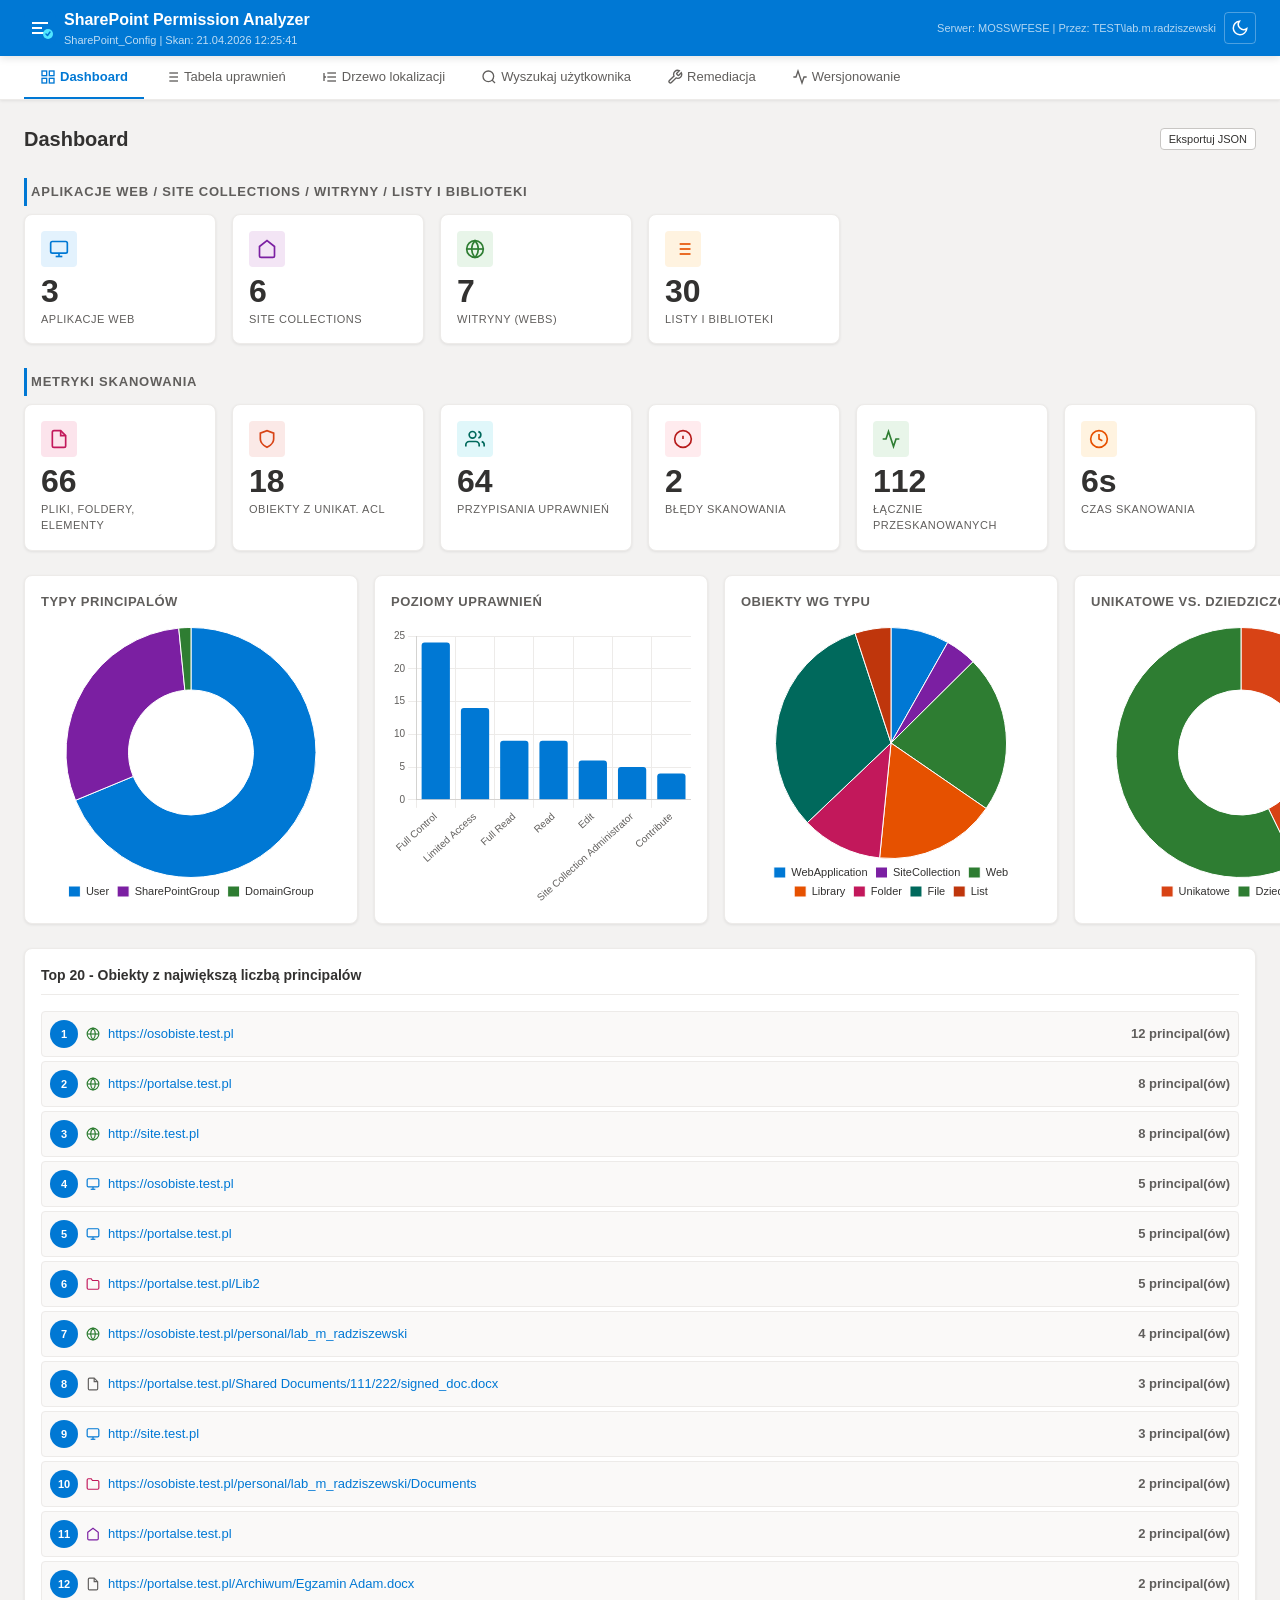
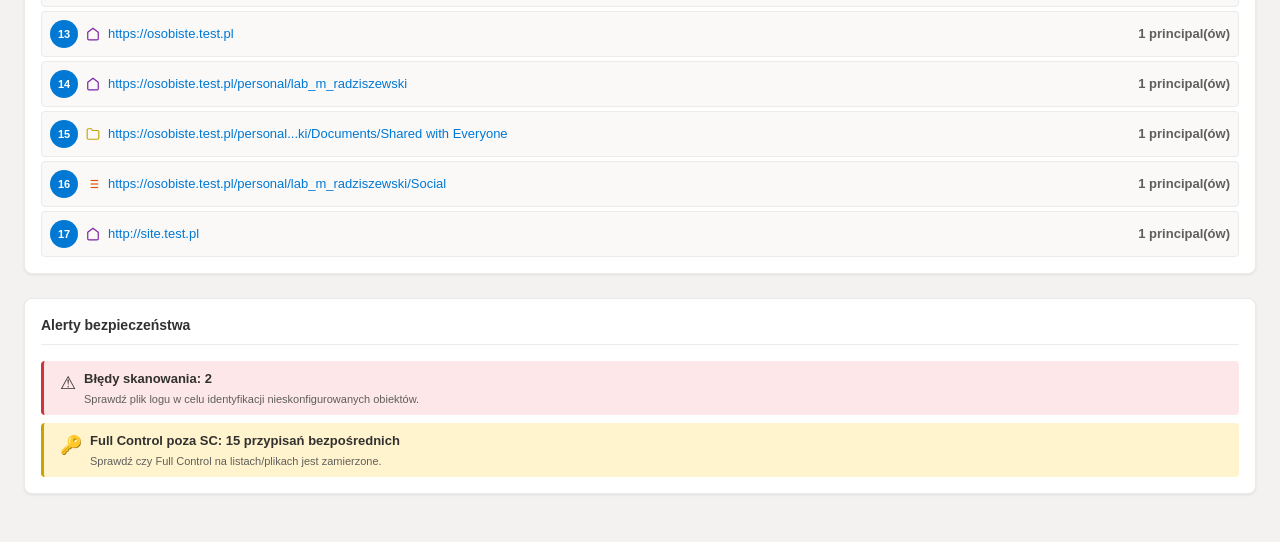
<file: PowerShell/Output/Report/index.html>
﻿<!DOCTYPE html>
<html lang="pl" data-theme="light">
<head>
<meta charset="UTF-8">
<meta name="viewport" content="width=device-width, initial-scale=1.0">
<meta http-equiv="X-UA-Compatible" content="IE=edge">
<meta http-equiv="Content-Security-Policy" content="default-src 'self'; script-src 'self' 'unsafe-inline'; style-src 'self' 'unsafe-inline'; font-src 'self'; img-src 'self' data:;">
<title>SharePoint Permission Analyzer</title>

<!-- Lokalne biblioteki CSS (pobierz zgodnie z instrukcja Install-Dependencies.ps1) -->
<link rel="stylesheet" href="assets/css/datatables.min.css">
<link rel="stylesheet" href="assets/css/jstree/default/style.min.css">
<link rel="stylesheet" href="assets/css/report.css?v=20260421122548">
</head>
<body>

<!-- ============================================================
     HEADER
     ============================================================ -->
<header class="app-header">
  <div class="header-inner">
    <div class="header-brand">
      <svg class="brand-icon" viewBox="0 0 32 32" fill="none" xmlns="http://www.w3.org/2000/svg">
        <rect width="32" height="32" rx="6" fill="#0078d4"/>
        <path d="M8 10h16v2H8zm0 5h10v2H8zm0 5h13v2H8z" fill="white"/>
        <circle cx="24" cy="22" r="5" fill="#50e6ff"/>
        <path d="M22 22l1.5 1.5L26 20" stroke="#0078d4" stroke-width="1.5" stroke-linecap="round" stroke-linejoin="round"/>
      </svg>
      <div>
        <div class="brand-title">SharePoint Permission Analyzer</div>
        <div class="brand-subtitle" id="reportSubtitle">Ladowanie danych...</div>
      </div>
    </div>
    <div class="header-actions">
      <span class="scan-info" id="scanInfo"></span>
      <button class="btn btn-icon" id="themeToggle" title="Przelacz motyw jasny/ciemny" aria-label="Przelacz motyw">
        <svg id="iconSun" viewBox="0 0 24 24" fill="none" stroke="currentColor" stroke-width="2" style="display:none"><circle cx="12" cy="12" r="5"/><line x1="12" y1="1" x2="12" y2="3"/><line x1="12" y1="21" x2="12" y2="23"/><line x1="4.22" y1="4.22" x2="5.64" y2="5.64"/><line x1="18.36" y1="18.36" x2="19.78" y2="19.78"/><line x1="1" y1="12" x2="3" y2="12"/><line x1="21" y1="12" x2="23" y2="12"/><line x1="4.22" y1="19.78" x2="5.64" y2="18.36"/><line x1="18.36" y1="5.64" x2="19.78" y2="4.22"/></svg>
        <svg id="iconMoon" viewBox="0 0 24 24" fill="none" stroke="currentColor" stroke-width="2"><path d="M21 12.79A9 9 0 1 1 11.21 3 7 7 0 0 0 21 12.79z"/></svg>
      </button>
    </div>
  </div>
</header>

<!-- ============================================================
     BŁAD ŁADOWANIA
     ============================================================ -->
<div id="loadError" class="load-error" style="display:none">
  <div class="load-error-icon">⚠</div>
  <h2>Brak danych raportu</h2>
  <p>Nie znaleziono pliku <strong>data.js</strong> lub dane są nieprawidłowe.</p>
  <p>Upewnij się, że otwierasz plik <code>index.html</code> z folderu wygenerowanego raportu, który zawiera plik <code>data.js</code>.</p>
  <p class="error-detail" id="errorDetail"></p>
</div>

<!-- ============================================================
     NAWIGACJA GŁÓWNA (TABS)
     ============================================================ -->
<nav class="main-nav" id="mainNav" style="display:none">
  <button class="nav-tab active" data-tab="dashboard">
    <svg viewBox="0 0 24 24" fill="none" stroke="currentColor" stroke-width="2"><rect x="3" y="3" width="7" height="7"/><rect x="14" y="3" width="7" height="7"/><rect x="3" y="14" width="7" height="7"/><rect x="14" y="14" width="7" height="7"/></svg>
    Dashboard
  </button>
  <button class="nav-tab" data-tab="table">
    <svg viewBox="0 0 24 24" fill="none" stroke="currentColor" stroke-width="2"><line x1="8" y1="6" x2="21" y2="6"/><line x1="8" y1="12" x2="21" y2="12"/><line x1="8" y1="18" x2="21" y2="18"/><line x1="3" y1="6" x2="3.01" y2="6"/><line x1="3" y1="12" x2="3.01" y2="12"/><line x1="3" y1="18" x2="3.01" y2="18"/></svg>
    Tabela uprawnień
  </button>
  <button class="nav-tab" data-tab="tree">
    <svg viewBox="0 0 24 24" fill="none" stroke="currentColor" stroke-width="2"><line x1="8" y1="6" x2="21" y2="6"/><line x1="8" y1="12" x2="21" y2="12"/><line x1="8" y1="18" x2="21" y2="18"/><polyline points="3,6 3,18"/><polyline points="3,12 6,12"/></svg>
    Drzewo lokalizacji
  </button>
  <button class="nav-tab" data-tab="user-lookup">
    <svg viewBox="0 0 24 24" fill="none" stroke="currentColor" stroke-width="2"><circle cx="11" cy="11" r="8"/><line x1="21" y1="21" x2="16.65" y2="16.65"/></svg>
    Wyszukaj użytkownika
  </button>
  <button class="nav-tab" data-tab="remediation">
    <svg viewBox="0 0 24 24" fill="none" stroke="currentColor" stroke-width="2"><path d="M14.7 6.3a1 1 0 0 0 0 1.4l1.6 1.6a1 1 0 0 0 1.4 0l3.77-3.77a6 6 0 0 1-7.94 7.94l-6.91 6.91a2.12 2.12 0 0 1-3-3l6.91-6.91a6 6 0 0 1 7.94-7.94l-3.76 3.76z"/></svg>
    Remediacja
  </button>
  <button class="nav-tab" data-tab="changelog">
    <svg viewBox="0 0 24 24" fill="none" stroke="currentColor" stroke-width="2"><polyline points="22 12 18 12 15 21 9 3 6 12 2 12"/></svg>
    Wersjonowanie
  </button>
</nav>

<!-- ============================================================
     GŁÓWNA ZAWARTOŚĆ
     ============================================================ -->
<main class="app-main" id="appMain" style="display:none">

  <!-- TAB: DASHBOARD -->
  <section id="tab-dashboard" class="tab-content active">
    <div class="section-header">
      <h1>Dashboard</h1>
      <div class="section-actions">
        <button class="btn btn-sm" onclick="exportDashboardJson()">Eksportuj JSON</button>
      </div>
    </div>

    <!-- Karty statystyk - Hierarchia -->
    <div class="stats-group-title">Aplikacje Web / Site Collections / Witryny / Listy i biblioteki</div>
    <div class="stats-grid" id="statsGridHierarchy">
      <!-- Wypełniane przez JS -->
    </div>

    <!-- Karty statystyk - Metryki -->
    <div class="stats-group-title">Metryki skanowania</div>
    <div class="stats-grid" id="statsGridMetrics">
      <!-- Wypełniane przez JS -->
    </div>

    <!-- Wykresy -->
    <div class="charts-row">
      <div class="chart-card">
        <h3 class="chart-title">Typy principalów</h3>
        <div class="chart-wrapper"><canvas id="chartPrincipalTypes"></canvas></div>
      </div>
      <div class="chart-card">
        <h3 class="chart-title">Poziomy uprawnień</h3>
        <div class="chart-wrapper"><canvas id="chartPermissionLevels"></canvas></div>
      </div>
      <div class="chart-card">
        <h3 class="chart-title">Obiekty wg typu</h3>
        <div class="chart-wrapper"><canvas id="chartObjectTypes"></canvas></div>
      </div>
      <div class="chart-card">
        <h3 class="chart-title">Unikatowe vs. Dziedziczone</h3>
        <div class="chart-wrapper"><canvas id="chartUniqVsInherited"></canvas></div>
      </div>
    </div>

    <!-- Top lista obiektów z unikatowymi ACL -->
    <div class="section-card">
      <h3 class="section-card-title">Top 20 - Obiekty z największą liczbą principalów</h3>
      <div id="topUniqueObjects" class="top-list">
        <!-- Wypełniane przez JS -->
      </div>
    </div>

    <!-- Alerty i ostrzeżenia -->
    <div class="section-card" id="alertsCard">
      <h3 class="section-card-title">Alerty bezpieczeństwa</h3>
      <div id="alertsList" class="alerts-list">
        <!-- Wypełniane przez JS -->
      </div>
    </div>
  </section>

  <!-- TAB: TABELA UPRAWNIEŃ -->
  <section id="tab-table" class="tab-content" style="display:none">
    <div class="section-header">
      <h1>Tabela uprawnień</h1>
      <div class="section-actions">
        <button class="btn btn-sm btn-primary" id="btnSelectAll">Zaznacz wszystkie</button>
        <button class="btn btn-sm" id="btnDeselectAll">Odznacz</button>
        <div class="export-menu">
          <button class="btn btn-sm" onclick="exportTableCsv()">Eksportuj CSV</button>
          <button class="btn btn-sm" onclick="exportTableJson()">Eksportuj JSON</button>
        </div>
      </div>
    </div>

    <!-- Panel filtrów -->
    <div class="filter-panel" id="filterPanel">
      <div class="filter-grid">
        <div class="filter-group">
          <label>Web Application</label>
          <select id="fWebApp" class="filter-select"><option value="">Wszystkie</option></select>
        </div>
        <div class="filter-group">
          <label>Site Collection</label>
          <select id="fSiteCollection" class="filter-select"><option value="">Wszystkie</option></select>
        </div>
        <div class="filter-group">
          <label>Typ obiektu</label>
          <select id="fObjectType" class="filter-select">
            <option value="">Wszystkie</option>
            <option value="WebApplication">Web Application</option>
            <option value="SiteCollection">Site Collection</option>
            <option value="Web">Witryna</option>
            <option value="List">Lista</option>
            <option value="Library">Biblioteka</option>
            <option value="Folder">Folder</option>
            <option value="File">Plik</option>
            <option value="ListItem">Element</option>
          </select>
        </div>
        <div class="filter-group">
          <label>Typ principala</label>
          <select id="fPrincipalType" class="filter-select">
            <option value="">Wszyscy</option>
            <option value="User">Użytkownicy</option>
            <option value="SharePointGroup">Grupy SharePoint</option>
            <option value="DomainGroup">Grupy domenowe</option>
            <option value="SpecialPrincipal">Specjalne</option>
          </select>
        </div>
        <div class="filter-group">
          <label>Dziedziczenie</label>
          <select id="fInheritance" class="filter-select">
            <option value="">Wszystkie</option>
            <option value="unique">Tylko unikatowe</option>
            <option value="inherited">Tylko dziedziczone</option>
          </select>
        </div>
        <div class="filter-group">
          <label>Poziom uprawnień</label>
          <select id="fPermLevel" class="filter-select"><option value="">Wszystkie</option></select>
        </div>
        <div class="filter-group">
          <label>Źródło</label>
          <select id="fSourceType" class="filter-select">
            <option value="">Wszystkie</option>
            <option value="Direct">Bezpośrednie</option>
            <option value="ViaSharePointGroup">Przez grupę SP</option>
            <option value="ViaDomainGroup">Przez grupę domenową</option>
            <option value="Inherited">Odziedziczone</option>
          </select>
        </div>
        <div class="filter-group">
          <label>Użytkownik/Grupa</label>
          <input type="text" id="fPrincipalSearch" class="filter-input" placeholder="Wpisz LoginName lub DisplayName...">
        </div>
        <div class="filter-group">
          <label>Tytuł/URL</label>
          <input type="text" id="fUrlSearch" class="filter-input" placeholder="Wpisz fragment URL lub tytułu...">
        </div>
        <div class="filter-group filter-checkboxes">
          <label class="checkbox-label"><input type="checkbox" id="fOnlyUnique"> Tylko unikatowe ACL</label>
          <label class="checkbox-label"><input type="checkbox" id="fOnlyDirect"> Tylko bezpośrednie</label>
          <label class="checkbox-label"><input type="checkbox" id="fOnlyLimitedAccess"> Tylko Limited Access</label>
          <label class="checkbox-label"><input type="checkbox" id="fOnlyOrphaned"> Tylko osierocone</label>
        </div>
        <div class="filter-group filter-actions">
          <button class="btn btn-primary btn-sm" id="btnApplyFilters">Zastosuj</button>
          <button class="btn btn-sm" id="btnClearFilters">Wyczyść</button>
        </div>
      </div>
    </div>

    <!-- Tabela -->
    <div class="table-wrapper">
      <table id="permissionsTable" class="permissions-table" style="width:100%">
        <thead>
          <tr>
            <th class="col-check"><input type="checkbox" id="checkAll" title="Zaznacz wszystkie widoczne"></th>
            <th>Typ obiektu</th>
            <th>Lokalizacja</th>
            <th>Tytuł</th>
            <th>Dziedziczenie</th>
            <th>Przypisania</th>
            <th>Akcje</th>
          </tr>
        </thead>
        <tbody id="tableBody">
          <!-- Wypełniane przez DataTables -->
        </tbody>
      </table>
    </div>
  </section>

  <!-- TAB: DRZEWO LOKALIZACJI -->
  <section id="tab-tree" class="tab-content" style="display:none">
    <div class="section-header">
      <h1>Drzewo lokalizacji</h1>
      <div class="section-actions">
        <button class="btn btn-sm" onclick="treeExpandAll()">Rozwiń wszystko</button>
        <button class="btn btn-sm" onclick="treeCollapseAll()">Zwiń wszystko</button>
        <input type="text" id="treeSearch" class="filter-input" style="width:200px" placeholder="Szukaj w drzewie...">
      </div>
    </div>
    <div class="tree-layout">
      <div class="tree-panel">
        <div id="locationTree"></div>
      </div>
      <div class="tree-detail-panel" id="treeDetailPanel">
        <div class="tree-detail-placeholder">
          <svg viewBox="0 0 24 24" fill="none" stroke="currentColor" stroke-width="1.5"><path d="M3 3h18v4H3zm0 6h18v4H3zm0 6h18v4H3z"/></svg>
          <p>Wybierz element z drzewa, aby zobaczyć szczegóły uprawnień</p>
        </div>
      </div>
    </div>
  </section>

  <!-- TAB: WYSZUKAJ UŻYTKOWNIKA -->
  <section id="tab-user-lookup" class="tab-content" style="display:none">
    <div class="section-header">
      <h1>Wyszukaj użytkownika / grupę</h1>
    </div>
    <div class="lookup-panel">
      <div class="lookup-search-row">
        <input type="text" id="userLookupInput" class="filter-input lookup-input"
               placeholder="Wpisz LoginName, DisplayName lub email...">
        <button class="btn btn-primary" id="btnUserLookup">Szukaj</button>
        <button class="btn btn-sm" id="btnExportLookupCsv" style="display:none">Eksportuj CSV</button>
      </div>
      <div class="lookup-suggestions" id="lookupSuggestions" style="display:none"></div>
      <div id="lookupResults" class="lookup-results">
        <div class="lookup-placeholder">
          <svg viewBox="0 0 24 24" fill="none" stroke="currentColor" stroke-width="1.5"><circle cx="11" cy="11" r="8"/><line x1="21" y1="21" x2="16.65" y2="16.65"/></svg>
          <p>Wpisz nazwę użytkownika lub grupy, aby wyświetlić wszystkie miejsca, do których ma dostęp.</p>
        </div>
      </div>
    </div>
  </section>

  <!-- TAB: REMEDIACJA -->
  <section id="tab-remediation" class="tab-content" style="display:none">
    <div class="section-header">
      <h1>Remediacja uprawnień</h1>
    </div>

    <div class="remediation-layout">
      <!-- Panel wyboru -->
      <div class="remediation-panel">
        <h3>Wybrane elementy do remediacji</h3>
        <p class="info-text">Zaznacz rekordy w tabeli uprawnień, a następnie wróć tutaj, aby wykonać akcję remediacyjną.</p>

        <div id="selectedItemsPanel">
          <div class="empty-selection">
            <svg viewBox="0 0 24 24" fill="none" stroke="currentColor" stroke-width="1.5"><path d="M9 11l3 3L22 4"/><path d="M21 12v7a2 2 0 0 1-2 2H5a2 2 0 0 1-2-2V5a2 2 0 0 1 2-2h11"/></svg>
            <p>Brak zaznaczonych elementów</p>
            <button class="btn btn-sm" onclick="switchTab('table')">Przejdź do tabeli uprawnień</button>
          </div>
        </div>

        <div id="selectedItemsList" style="display:none">
          <div class="selected-count-bar">
            <span id="selectedCount">0 elementów wybranych</span>
            <button class="btn btn-sm btn-danger" onclick="clearRemediationSelection()">Wyczyść wybór</button>
          </div>
          <div id="selectedItemsContainer" class="selected-items-list"></div>
        </div>
      </div>

      <!-- Panel akcji -->
      <div class="remediation-actions-panel">
        <h3>Akcja remediacyjna</h3>

        <div class="action-group">
          <label>Wybierz akcję:</label>
          <select id="remediationAction" class="filter-select">
            <option value="">-- wybierz --</option>
            <option value="RemoveDirectUserPermission">Usuń bezpośrednie uprawnienie użytkownika</option>
            <option value="RemoveSharePointGroupAssignment">Usuń przypisanie grupy SharePoint z obiektu</option>
            <option value="RemoveDomainGroupAssignment">Usuń przypisanie grupy domenowej z obiektu</option>
            <option value="RestoreInheritance">Przywróć dziedziczenie uprawnień</option>
          </select>
        </div>

        <div class="action-group">
          <label>Powód remediacji:</label>
          <input type="text" id="remediationReason" class="filter-input"
                 placeholder="Opisz powód zmiany (do logu audytowego)...">
        </div>

        <div class="action-group">
          <label class="checkbox-label large">
            <input type="checkbox" id="dryRunToggle" checked>
            <strong>Tryb DRY-RUN</strong> (symulacja - bez rzeczywistych zmian)
          </label>
        </div>

        <div class="mode-indicator" id="modeIndicator">
          <div class="mode-dryrun">
            <span class="mode-icon">🔍</span>
            <strong>Tryb DRY-RUN aktywny</strong> - skrypt nie wprowadzi zmian. Wymagane ponowne uruchomienie z -DryRun $false.
          </div>
        </div>

        <hr>

        <div class="action-buttons">
          <button class="btn btn-primary" id="btnGenerateScript" onclick="generateRemediationScript()">
            <svg viewBox="0 0 24 24" fill="none" stroke="currentColor" stroke-width="2" style="width:16px;height:16px"><path d="M14 2H6a2 2 0 0 0-2 2v16a2 2 0 0 0 2 2h12a2 2 0 0 0 2-2V8z"/><polyline points="14 2 14 8 20 8"/><line x1="16" y1="13" x2="8" y2="13"/><line x1="16" y1="17" x2="8" y2="17"/></svg>
            Generuj skrypt PS1
          </button>
          <button class="btn btn-primary" id="btnExportPlan" onclick="exportRemediationPlan()">
            Eksportuj plan (JSON)
          </button>
        </div>

        <hr>

        <h4>Bezpośrednia remediacja przez SharePoint REST API</h4>

        <div id="spConnectionStatus" class="sp-status sp-status-unknown">
          <span class="sp-status-icon">?</span>
          <span class="sp-status-text">Wykrywanie środowiska SharePoint...</span>
        </div>

        <div class="action-group sp-url-group">
          <label>URL witryny SharePoint:</label>
          <div class="sp-url-row">
            <input id="spSiteUrl" type="url" class="filter-input" placeholder="https://site.test.pl/...">
            <button class="btn btn-sm" id="btnTestSpConnection" onclick="testSpConnection()">Testuj połączenie</button>
          </div>
        </div>

        <button class="btn btn-warning" id="btnExecuteOnSP" onclick="executeOnSharePoint()" disabled>
          <svg viewBox="0 0 24 24" fill="none" stroke="currentColor" stroke-width="2" style="width:16px;height:16px"><path d="M13 2H6a2 2 0 0 0-2 2v16a2 2 0 0 0 2 2h12a2 2 0 0 0 2-2V9z"/><polyline points="13 2 13 9 20 9"/></svg>
          Wykonaj bezpośrednio na SharePoint
        </button>

        <!-- Panel postępu REST -->
        <div id="spExecutionPanel" style="display:none" class="sp-execution-panel">
          <div class="sp-progress-wrap">
            <div class="sp-progress-bar"><div id="spProgressFill" style="width:0%"></div></div>
            <span id="spProgressText">0 / 0</span>
          </div>
          <div id="spResultsLog" class="sp-results-log"></div>
          <div id="spSummary" class="sp-summary"></div>
        </div>

        <!-- Preview planu -->
        <div id="remediationPreview" style="display:none" class="remediation-preview">
          <h4>Podgląd planu remediacji</h4>
          <div id="previewContent"></div>
        </div>

        <hr>

        <!-- Wdrożenie raportu do biblioteki SP -->
        <details class="deploy-section">
          <summary>Wdróż raport do biblioteki SharePoint</summary>
          <p class="info-text">Generuje skrypt PS1 (SSOM), który wgrywa cały folder raportu do wybranej biblioteki dokumentów SharePoint.</p>
          <div class="action-group">
            <label>URL docelowej biblioteki:</label>
            <input id="deployTargetUrl" type="url" class="filter-input" placeholder="https://site.test.pl/sites/Raporty/Documents">
          </div>
          <button class="btn btn-primary" onclick="generateDeployScript()">
            <svg viewBox="0 0 24 24" fill="none" stroke="currentColor" stroke-width="2" style="width:16px;height:16px"><path d="M21 15v4a2 2 0 0 1-2 2H5a2 2 0 0 1-2-2v-4"/><polyline points="17 8 12 3 7 8"/><line x1="12" y1="3" x2="12" y2="15"/></svg>
            Generuj skrypt wdrożenia
          </button>
        </details>
      </div>
    </div>
  </section>

  <!-- TAB: WERSJONOWANIE -->
  <section id="tab-changelog" class="tab-content" style="display:none">
    <div class="section-header">
      <h1>Wersjonowanie uprawnień</h1>
      <div class="section-actions">
        <span id="changelogMeta" style="font-size:12px;color:var(--text-muted)"></span>
      </div>
    </div>
    <div id="changelogContent">
      <!-- Wypełniane przez JS -->
    </div>
  </section>

</main>

<!-- ============================================================
     MODAL: SZCZEGÓŁY OBIEKTU
     ============================================================ -->
<div id="detailModal" class="modal" style="display:none" role="dialog" aria-modal="true">
  <div class="modal-backdrop" onclick="closeDetailModal()"></div>
  <div class="modal-dialog modal-lg">
    <div class="modal-header">
      <h2 id="modalTitle">Szczegóły obiektu</h2>
      <button class="modal-close" onclick="closeDetailModal()" aria-label="Zamknij">&times;</button>
    </div>
    <div class="modal-body" id="modalBody">
      <!-- Wypełniane przez JS -->
    </div>
    <div class="modal-footer">
      <button class="btn" onclick="closeDetailModal()">Zamknij</button>
      <button class="btn btn-sm" onclick="exportObjectDetailJson()">Eksportuj JSON</button>
    </div>
  </div>
</div>

<!-- ============================================================
     TOAST NOTIFICATIONS
     ============================================================ -->
<div id="toastContainer" class="toast-container" aria-live="polite"></div>

<!-- ============================================================
     SKRYPTY LOKALNE
     ============================================================ -->
<!-- DANE RAPORTU - generowane przez PowerShell -->
<script src="data.js?v=20260421122548"></script>

<!-- Lokalne biblioteki JS (pobierz zgodnie z instrukcja Install-Dependencies.ps1) -->
<script src="assets/js/jquery.min.js"></script>
<script src="assets/js/datatables.min.js"></script>
<script src="assets/js/jstree.min.js"></script>
<script src="assets/js/chart.umd.min.js"></script>

<!-- Główna logika raportu -->
<script src="assets/js/report.js?v=20260421122548"></script>
</body>
</html>
</file>
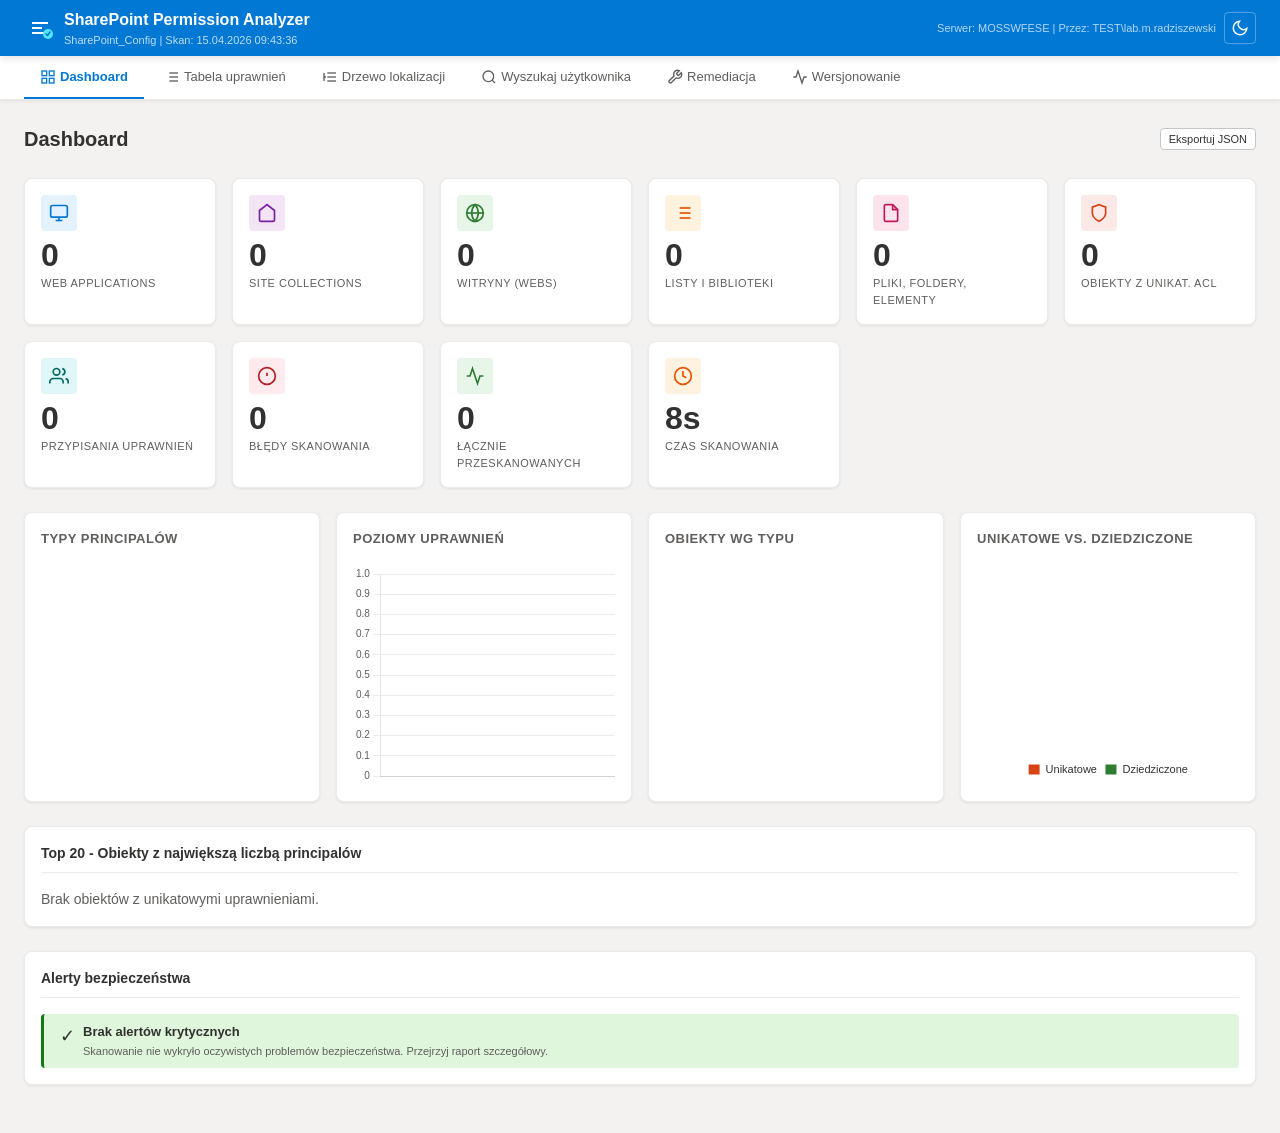
<file: PowerShell/Output/Report_2026-04-15_09-43-31/index.html>
<!DOCTYPE html>
<html lang="pl" data-theme="light">
<head>
<meta charset="UTF-8">
<meta name="viewport" content="width=device-width, initial-scale=1.0">
<meta http-equiv="X-UA-Compatible" content="IE=edge">
<meta http-equiv="Content-Security-Policy" content="default-src 'self'; script-src 'self' 'unsafe-inline'; style-src 'self' 'unsafe-inline'; font-src 'self'; img-src 'self' data:;">
<title>SharePoint Permission Analyzer</title>

<!-- Lokalne biblioteki CSS (pobierz zgodnie z instrukcja Install-Dependencies.ps1) -->
<link rel="stylesheet" href="assets/css/datatables.min.css">
<link rel="stylesheet" href="assets/css/jstree/default/style.min.css">
<link rel="stylesheet" href="assets/css/report.css">
</head>
<body>

<!-- ============================================================
     HEADER
     ============================================================ -->
<header class="app-header">
  <div class="header-inner">
    <div class="header-brand">
      <svg class="brand-icon" viewBox="0 0 32 32" fill="none" xmlns="http://www.w3.org/2000/svg">
        <rect width="32" height="32" rx="6" fill="#0078d4"/>
        <path d="M8 10h16v2H8zm0 5h10v2H8zm0 5h13v2H8z" fill="white"/>
        <circle cx="24" cy="22" r="5" fill="#50e6ff"/>
        <path d="M22 22l1.5 1.5L26 20" stroke="#0078d4" stroke-width="1.5" stroke-linecap="round" stroke-linejoin="round"/>
      </svg>
      <div>
        <div class="brand-title">SharePoint Permission Analyzer</div>
        <div class="brand-subtitle" id="reportSubtitle">Ladowanie danych...</div>
      </div>
    </div>
    <div class="header-actions">
      <span class="scan-info" id="scanInfo"></span>
      <button class="btn btn-icon" id="themeToggle" title="Przelacz motyw jasny/ciemny" aria-label="Przelacz motyw">
        <svg id="iconSun" viewBox="0 0 24 24" fill="none" stroke="currentColor" stroke-width="2" style="display:none"><circle cx="12" cy="12" r="5"/><line x1="12" y1="1" x2="12" y2="3"/><line x1="12" y1="21" x2="12" y2="23"/><line x1="4.22" y1="4.22" x2="5.64" y2="5.64"/><line x1="18.36" y1="18.36" x2="19.78" y2="19.78"/><line x1="1" y1="12" x2="3" y2="12"/><line x1="21" y1="12" x2="23" y2="12"/><line x1="4.22" y1="19.78" x2="5.64" y2="18.36"/><line x1="18.36" y1="5.64" x2="19.78" y2="4.22"/></svg>
        <svg id="iconMoon" viewBox="0 0 24 24" fill="none" stroke="currentColor" stroke-width="2"><path d="M21 12.79A9 9 0 1 1 11.21 3 7 7 0 0 0 21 12.79z"/></svg>
      </button>
    </div>
  </div>
</header>

<!-- ============================================================
     BŁAD ŁADOWANIA
     ============================================================ -->
<div id="loadError" class="load-error" style="display:none">
  <div class="load-error-icon">⚠</div>
  <h2>Brak danych raportu</h2>
  <p>Nie znaleziono pliku <strong>data.js</strong> lub dane są nieprawidłowe.</p>
  <p>Upewnij się, że otwierasz plik <code>index.html</code> z folderu wygenerowanego raportu, który zawiera plik <code>data.js</code>.</p>
  <p class="error-detail" id="errorDetail"></p>
</div>

<!-- ============================================================
     NAWIGACJA GŁÓWNA (TABS)
     ============================================================ -->
<nav class="main-nav" id="mainNav" style="display:none">
  <button class="nav-tab active" data-tab="dashboard">
    <svg viewBox="0 0 24 24" fill="none" stroke="currentColor" stroke-width="2"><rect x="3" y="3" width="7" height="7"/><rect x="14" y="3" width="7" height="7"/><rect x="3" y="14" width="7" height="7"/><rect x="14" y="14" width="7" height="7"/></svg>
    Dashboard
  </button>
  <button class="nav-tab" data-tab="table">
    <svg viewBox="0 0 24 24" fill="none" stroke="currentColor" stroke-width="2"><line x1="8" y1="6" x2="21" y2="6"/><line x1="8" y1="12" x2="21" y2="12"/><line x1="8" y1="18" x2="21" y2="18"/><line x1="3" y1="6" x2="3.01" y2="6"/><line x1="3" y1="12" x2="3.01" y2="12"/><line x1="3" y1="18" x2="3.01" y2="18"/></svg>
    Tabela uprawnień
  </button>
  <button class="nav-tab" data-tab="tree">
    <svg viewBox="0 0 24 24" fill="none" stroke="currentColor" stroke-width="2"><line x1="8" y1="6" x2="21" y2="6"/><line x1="8" y1="12" x2="21" y2="12"/><line x1="8" y1="18" x2="21" y2="18"/><polyline points="3,6 3,18"/><polyline points="3,12 6,12"/></svg>
    Drzewo lokalizacji
  </button>
  <button class="nav-tab" data-tab="user-lookup">
    <svg viewBox="0 0 24 24" fill="none" stroke="currentColor" stroke-width="2"><circle cx="11" cy="11" r="8"/><line x1="21" y1="21" x2="16.65" y2="16.65"/></svg>
    Wyszukaj użytkownika
  </button>
  <button class="nav-tab" data-tab="remediation">
    <svg viewBox="0 0 24 24" fill="none" stroke="currentColor" stroke-width="2"><path d="M14.7 6.3a1 1 0 0 0 0 1.4l1.6 1.6a1 1 0 0 0 1.4 0l3.77-3.77a6 6 0 0 1-7.94 7.94l-6.91 6.91a2.12 2.12 0 0 1-3-3l6.91-6.91a6 6 0 0 1 7.94-7.94l-3.76 3.76z"/></svg>
    Remediacja
  </button>
  <button class="nav-tab" data-tab="changelog">
    <svg viewBox="0 0 24 24" fill="none" stroke="currentColor" stroke-width="2"><polyline points="22 12 18 12 15 21 9 3 6 12 2 12"/></svg>
    Wersjonowanie
  </button>
</nav>

<!-- ============================================================
     GŁÓWNA ZAWARTOŚĆ
     ============================================================ -->
<main class="app-main" id="appMain" style="display:none">

  <!-- TAB: DASHBOARD -->
  <section id="tab-dashboard" class="tab-content active">
    <div class="section-header">
      <h1>Dashboard</h1>
      <div class="section-actions">
        <button class="btn btn-sm" onclick="exportDashboardJson()">Eksportuj JSON</button>
      </div>
    </div>

    <!-- Karty statystyk -->
    <div class="stats-grid" id="statsGrid">
      <!-- Wypełniane przez JS -->
    </div>

    <!-- Wykresy -->
    <div class="charts-row">
      <div class="chart-card">
        <h3 class="chart-title">Typy principalów</h3>
        <div class="chart-wrapper"><canvas id="chartPrincipalTypes"></canvas></div>
      </div>
      <div class="chart-card">
        <h3 class="chart-title">Poziomy uprawnień</h3>
        <div class="chart-wrapper"><canvas id="chartPermissionLevels"></canvas></div>
      </div>
      <div class="chart-card">
        <h3 class="chart-title">Obiekty wg typu</h3>
        <div class="chart-wrapper"><canvas id="chartObjectTypes"></canvas></div>
      </div>
      <div class="chart-card">
        <h3 class="chart-title">Unikatowe vs. Dziedziczone</h3>
        <div class="chart-wrapper"><canvas id="chartUniqVsInherited"></canvas></div>
      </div>
    </div>

    <!-- Top lista obiektów z unikatowymi ACL -->
    <div class="section-card">
      <h3 class="section-card-title">Top 20 - Obiekty z największą liczbą principalów</h3>
      <div id="topUniqueObjects" class="top-list">
        <!-- Wypełniane przez JS -->
      </div>
    </div>

    <!-- Alerty i ostrzeżenia -->
    <div class="section-card" id="alertsCard">
      <h3 class="section-card-title">Alerty bezpieczeństwa</h3>
      <div id="alertsList" class="alerts-list">
        <!-- Wypełniane przez JS -->
      </div>
    </div>
  </section>

  <!-- TAB: TABELA UPRAWNIEŃ -->
  <section id="tab-table" class="tab-content" style="display:none">
    <div class="section-header">
      <h1>Tabela uprawnień</h1>
      <div class="section-actions">
        <button class="btn btn-sm btn-primary" id="btnSelectAll">Zaznacz wszystkie</button>
        <button class="btn btn-sm" id="btnDeselectAll">Odznacz</button>
        <div class="export-menu">
          <button class="btn btn-sm" onclick="exportTableCsv()">Eksportuj CSV</button>
          <button class="btn btn-sm" onclick="exportTableJson()">Eksportuj JSON</button>
        </div>
      </div>
    </div>

    <!-- Panel filtrów -->
    <div class="filter-panel" id="filterPanel">
      <div class="filter-grid">
        <div class="filter-group">
          <label>Web Application</label>
          <select id="fWebApp" class="filter-select"><option value="">Wszystkie</option></select>
        </div>
        <div class="filter-group">
          <label>Site Collection</label>
          <select id="fSiteCollection" class="filter-select"><option value="">Wszystkie</option></select>
        </div>
        <div class="filter-group">
          <label>Typ obiektu</label>
          <select id="fObjectType" class="filter-select">
            <option value="">Wszystkie</option>
            <option value="WebApplication">Web Application</option>
            <option value="SiteCollection">Site Collection</option>
            <option value="Web">Witryna</option>
            <option value="List">Lista</option>
            <option value="Library">Biblioteka</option>
            <option value="Folder">Folder</option>
            <option value="File">Plik</option>
            <option value="ListItem">Element</option>
          </select>
        </div>
        <div class="filter-group">
          <label>Typ principala</label>
          <select id="fPrincipalType" class="filter-select">
            <option value="">Wszyscy</option>
            <option value="User">Użytkownicy</option>
            <option value="SharePointGroup">Grupy SharePoint</option>
            <option value="DomainGroup">Grupy domenowe</option>
            <option value="SpecialPrincipal">Specjalne</option>
          </select>
        </div>
        <div class="filter-group">
          <label>Dziedziczenie</label>
          <select id="fInheritance" class="filter-select">
            <option value="">Wszystkie</option>
            <option value="unique">Tylko unikatowe</option>
            <option value="inherited">Tylko dziedziczone</option>
          </select>
        </div>
        <div class="filter-group">
          <label>Poziom uprawnień</label>
          <select id="fPermLevel" class="filter-select"><option value="">Wszystkie</option></select>
        </div>
        <div class="filter-group">
          <label>Źródło</label>
          <select id="fSourceType" class="filter-select">
            <option value="">Wszystkie</option>
            <option value="Direct">Bezpośrednie</option>
            <option value="ViaSharePointGroup">Przez grupę SP</option>
            <option value="ViaDomainGroup">Przez grupę domenową</option>
            <option value="Inherited">Odziedziczone</option>
          </select>
        </div>
        <div class="filter-group">
          <label>Użytkownik/Grupa</label>
          <input type="text" id="fPrincipalSearch" class="filter-input" placeholder="Wpisz LoginName lub DisplayName...">
        </div>
        <div class="filter-group">
          <label>Tytuł/URL</label>
          <input type="text" id="fUrlSearch" class="filter-input" placeholder="Wpisz fragment URL lub tytułu...">
        </div>
        <div class="filter-group filter-checkboxes">
          <label class="checkbox-label"><input type="checkbox" id="fOnlyUnique"> Tylko unikatowe ACL</label>
          <label class="checkbox-label"><input type="checkbox" id="fOnlyDirect"> Tylko bezpośrednie</label>
          <label class="checkbox-label"><input type="checkbox" id="fOnlyLimitedAccess"> Tylko Limited Access</label>
          <label class="checkbox-label"><input type="checkbox" id="fOnlyOrphaned"> Tylko osierocone</label>
        </div>
        <div class="filter-group filter-actions">
          <button class="btn btn-primary btn-sm" id="btnApplyFilters">Zastosuj</button>
          <button class="btn btn-sm" id="btnClearFilters">Wyczyść</button>
        </div>
      </div>
    </div>

    <!-- Tabela -->
    <div class="table-wrapper">
      <table id="permissionsTable" class="permissions-table" style="width:100%">
        <thead>
          <tr>
            <th class="col-check"><input type="checkbox" id="checkAll" title="Zaznacz wszystkie widoczne"></th>
            <th>Typ obiektu</th>
            <th>Lokalizacja</th>
            <th>Tytuł</th>
            <th>Dziedziczenie</th>
            <th>Typ principala</th>
            <th>Principal</th>
            <th>Poziom uprawnień</th>
            <th>Źródło</th>
            <th>Akcje</th>
          </tr>
        </thead>
        <tbody id="tableBody">
          <!-- Wypełniane przez DataTables -->
        </tbody>
      </table>
    </div>
  </section>

  <!-- TAB: DRZEWO LOKALIZACJI -->
  <section id="tab-tree" class="tab-content" style="display:none">
    <div class="section-header">
      <h1>Drzewo lokalizacji</h1>
      <div class="section-actions">
        <button class="btn btn-sm" onclick="treeExpandAll()">Rozwiń wszystko</button>
        <button class="btn btn-sm" onclick="treeCollapseAll()">Zwiń wszystko</button>
        <input type="text" id="treeSearch" class="filter-input" style="width:200px" placeholder="Szukaj w drzewie...">
      </div>
    </div>
    <div class="tree-layout">
      <div class="tree-panel">
        <div id="locationTree"></div>
      </div>
      <div class="tree-detail-panel" id="treeDetailPanel">
        <div class="tree-detail-placeholder">
          <svg viewBox="0 0 24 24" fill="none" stroke="currentColor" stroke-width="1.5"><path d="M3 3h18v4H3zm0 6h18v4H3zm0 6h18v4H3z"/></svg>
          <p>Wybierz element z drzewa, aby zobaczyć szczegóły uprawnień</p>
        </div>
      </div>
    </div>
  </section>

  <!-- TAB: WYSZUKAJ UŻYTKOWNIKA -->
  <section id="tab-user-lookup" class="tab-content" style="display:none">
    <div class="section-header">
      <h1>Wyszukaj użytkownika / grupę</h1>
    </div>
    <div class="lookup-panel">
      <div class="lookup-search-row">
        <input type="text" id="userLookupInput" class="filter-input lookup-input"
               placeholder="Wpisz LoginName, DisplayName lub email...">
        <button class="btn btn-primary" id="btnUserLookup">Szukaj</button>
        <button class="btn btn-sm" id="btnExportLookupCsv" style="display:none">Eksportuj CSV</button>
      </div>
      <div class="lookup-suggestions" id="lookupSuggestions" style="display:none"></div>
      <div id="lookupResults" class="lookup-results">
        <div class="lookup-placeholder">
          <svg viewBox="0 0 24 24" fill="none" stroke="currentColor" stroke-width="1.5"><circle cx="11" cy="11" r="8"/><line x1="21" y1="21" x2="16.65" y2="16.65"/></svg>
          <p>Wpisz nazwę użytkownika lub grupy, aby wyświetlić wszystkie miejsca, do których ma dostęp.</p>
        </div>
      </div>
    </div>
  </section>

  <!-- TAB: REMEDIACJA -->
  <section id="tab-remediation" class="tab-content" style="display:none">
    <div class="section-header">
      <h1>Remediacja uprawnień</h1>
    </div>

    <div class="remediation-layout">
      <!-- Panel wyboru -->
      <div class="remediation-panel">
        <h3>Wybrane elementy do remediacji</h3>
        <p class="info-text">Zaznacz rekordy w tabeli uprawnień, a następnie wróć tutaj, aby wykonać akcję remediacyjną.</p>

        <div id="selectedItemsPanel">
          <div class="empty-selection">
            <svg viewBox="0 0 24 24" fill="none" stroke="currentColor" stroke-width="1.5"><path d="M9 11l3 3L22 4"/><path d="M21 12v7a2 2 0 0 1-2 2H5a2 2 0 0 1-2-2V5a2 2 0 0 1 2-2h11"/></svg>
            <p>Brak zaznaczonych elementów</p>
            <button class="btn btn-sm" onclick="switchTab('table')">Przejdź do tabeli uprawnień</button>
          </div>
        </div>

        <div id="selectedItemsList" style="display:none">
          <div class="selected-count-bar">
            <span id="selectedCount">0 elementów wybranych</span>
            <button class="btn btn-sm btn-danger" onclick="clearRemediationSelection()">Wyczyść wybór</button>
          </div>
          <div id="selectedItemsContainer" class="selected-items-list"></div>
        </div>
      </div>

      <!-- Panel akcji -->
      <div class="remediation-actions-panel">
        <h3>Akcja remediacyjna</h3>

        <div class="action-group">
          <label>Wybierz akcję:</label>
          <select id="remediationAction" class="filter-select">
            <option value="">-- wybierz --</option>
            <option value="RemoveDirectUserPermission">Usuń bezpośrednie uprawnienie użytkownika</option>
            <option value="RemoveSharePointGroupAssignment">Usuń przypisanie grupy SharePoint z obiektu</option>
            <option value="RemoveDomainGroupAssignment">Usuń przypisanie grupy domenowej z obiektu</option>
            <option value="RestoreInheritance">Przywróć dziedziczenie uprawnień</option>
          </select>
        </div>

        <div class="action-group">
          <label>Powód remediacji:</label>
          <input type="text" id="remediationReason" class="filter-input"
                 placeholder="Opisz powód zmiany (do logu audytowego)...">
        </div>

        <div class="action-group">
          <label class="checkbox-label large">
            <input type="checkbox" id="dryRunToggle" checked>
            <strong>Tryb DRY-RUN</strong> (symulacja - bez rzeczywistych zmian)
          </label>
        </div>

        <div class="mode-indicator" id="modeIndicator">
          <div class="mode-dryrun">
            <span class="mode-icon">🔍</span>
            <strong>Tryb DRY-RUN aktywny</strong> - skrypt nie wprowadzi zmian. Wymagane ponowne uruchomienie z -DryRun $false.
          </div>
        </div>

        <hr>

        <div class="action-buttons">
          <button class="btn btn-primary" id="btnGenerateScript" onclick="generateRemediationScript()">
            <svg viewBox="0 0 24 24" fill="none" stroke="currentColor" stroke-width="2" style="width:16px;height:16px"><path d="M14 2H6a2 2 0 0 0-2 2v16a2 2 0 0 0 2 2h12a2 2 0 0 0 2-2V8z"/><polyline points="14 2 14 8 20 8"/><line x1="16" y1="13" x2="8" y2="13"/><line x1="16" y1="17" x2="8" y2="17"/></svg>
            Generuj skrypt PS1
          </button>
          <button class="btn btn-primary" id="btnExportPlan" onclick="exportRemediationPlan()">
            Eksportuj plan (JSON)
          </button>
        </div>

        <hr>

        <h4>Bezpośrednia remediacja przez SharePoint REST API</h4>

        <div id="spConnectionStatus" class="sp-status sp-status-unknown">
          <span class="sp-status-icon">?</span>
          <span class="sp-status-text">Wykrywanie środowiska SharePoint...</span>
        </div>

        <div class="action-group sp-url-group">
          <label>URL witryny SharePoint:</label>
          <div class="sp-url-row">
            <input id="spSiteUrl" type="url" class="filter-input" placeholder="https://site.test.pl/...">
            <button class="btn btn-sm" id="btnTestSpConnection" onclick="testSpConnection()">Testuj połączenie</button>
          </div>
        </div>

        <button class="btn btn-warning" id="btnExecuteOnSP" onclick="executeOnSharePoint()" disabled>
          <svg viewBox="0 0 24 24" fill="none" stroke="currentColor" stroke-width="2" style="width:16px;height:16px"><path d="M13 2H6a2 2 0 0 0-2 2v16a2 2 0 0 0 2 2h12a2 2 0 0 0 2-2V9z"/><polyline points="13 2 13 9 20 9"/></svg>
          Wykonaj bezpośrednio na SharePoint
        </button>

        <!-- Panel postępu REST -->
        <div id="spExecutionPanel" style="display:none" class="sp-execution-panel">
          <div class="sp-progress-wrap">
            <div class="sp-progress-bar"><div id="spProgressFill" style="width:0%"></div></div>
            <span id="spProgressText">0 / 0</span>
          </div>
          <div id="spResultsLog" class="sp-results-log"></div>
          <div id="spSummary" class="sp-summary"></div>
        </div>

        <!-- Preview planu -->
        <div id="remediationPreview" style="display:none" class="remediation-preview">
          <h4>Podgląd planu remediacji</h4>
          <div id="previewContent"></div>
        </div>

        <hr>

        <!-- Wdrożenie raportu do biblioteki SP -->
        <details class="deploy-section">
          <summary>Wdróż raport do biblioteki SharePoint</summary>
          <p class="info-text">Generuje skrypt PS1 (SSOM), który wgrywa cały folder raportu do wybranej biblioteki dokumentów SharePoint.</p>
          <div class="action-group">
            <label>URL docelowej biblioteki:</label>
            <input id="deployTargetUrl" type="url" class="filter-input" placeholder="https://site.test.pl/sites/Raporty/Documents">
          </div>
          <button class="btn btn-primary" onclick="generateDeployScript()">
            <svg viewBox="0 0 24 24" fill="none" stroke="currentColor" stroke-width="2" style="width:16px;height:16px"><path d="M21 15v4a2 2 0 0 1-2 2H5a2 2 0 0 1-2-2v-4"/><polyline points="17 8 12 3 7 8"/><line x1="12" y1="3" x2="12" y2="15"/></svg>
            Generuj skrypt wdrożenia
          </button>
        </details>
      </div>
    </div>
  </section>

  <!-- TAB: WERSJONOWANIE -->
  <section id="tab-changelog" class="tab-content" style="display:none">
    <div class="section-header">
      <h1>Wersjonowanie uprawnień</h1>
      <div class="section-actions">
        <span id="changelogMeta" style="font-size:12px;color:var(--text-muted)"></span>
      </div>
    </div>
    <div id="changelogContent">
      <!-- Wypełniane przez JS -->
    </div>
  </section>

</main>

<!-- ============================================================
     MODAL: SZCZEGÓŁY OBIEKTU
     ============================================================ -->
<div id="detailModal" class="modal" style="display:none" role="dialog" aria-modal="true">
  <div class="modal-backdrop" onclick="closeDetailModal()"></div>
  <div class="modal-dialog modal-lg">
    <div class="modal-header">
      <h2 id="modalTitle">Szczegóły obiektu</h2>
      <button class="modal-close" onclick="closeDetailModal()" aria-label="Zamknij">&times;</button>
    </div>
    <div class="modal-body" id="modalBody">
      <!-- Wypełniane przez JS -->
    </div>
    <div class="modal-footer">
      <button class="btn" onclick="closeDetailModal()">Zamknij</button>
      <button class="btn btn-sm" onclick="exportObjectDetailJson()">Eksportuj JSON</button>
    </div>
  </div>
</div>

<!-- ============================================================
     TOAST NOTIFICATIONS
     ============================================================ -->
<div id="toastContainer" class="toast-container" aria-live="polite"></div>

<!-- ============================================================
     SKRYPTY LOKALNE
     ============================================================ -->
<!-- DANE RAPORTU - generowane przez PowerShell -->
<script src="data.js"></script>

<!-- Lokalne biblioteki JS (pobierz zgodnie z instrukcja Install-Dependencies.ps1) -->
<script src="assets/js/jquery.min.js"></script>
<script src="assets/js/datatables.min.js"></script>
<script src="assets/js/jstree.min.js"></script>
<script src="assets/js/chart.umd.min.js"></script>

<!-- Główna logika raportu -->
<script src="assets/js/report.js"></script>
</body>
</html>
</file>
<file: PowerShell/Output/Report/assets/css/report.css>
﻿/* ============================================================
   SharePoint Permission Analyzer - Arkusz stylów raportu
   Wersja: 1.0.0
   Obsługuje: tryb jasny i ciemny, responsywność, DataTables,
              jsTree, wykresy Chart.js, panel remediacji
   ============================================================ */

/* ============================================================
   ZMIENNE CSS (Custom Properties)
   ============================================================ */
:root {
  /* Kolory główne */
  --color-primary:        #0078d4;
  --color-primary-hover:  #106ebe;
  --color-primary-light:  #deecf9;
  --color-secondary:      #605e5c;
  --color-success:        #107c10;
  --color-success-bg:     #dff6dd;
  --color-warning:        #c7a400;
  --color-warning-bg:     #fff4ce;
  --color-danger:         #d13438;
  --color-danger-bg:      #fde7e9;
  --color-info:           #0078d4;
  --color-info-bg:        #deecf9;

  /* Tło i powierzchnie */
  --bg-body:              #f3f2f1;
  --bg-surface:           #ffffff;
  --bg-surface-alt:       #faf9f8;
  --bg-surface-hover:     #f3f2f1;
  --bg-header:            #0078d4;
  --bg-nav:               #ffffff;

  /* Tekst */
  --text-primary:         #323130;
  --text-secondary:       #605e5c;
  --text-tertiary:        #8a8886;
  --text-on-primary:      #ffffff;
  --text-link:            #0078d4;

  /* Obramowania */
  --border-color:         #edebe9;
  --border-color-strong:  #c8c6c4;
  --border-radius:        4px;
  --border-radius-lg:     8px;
  --border-radius-xl:     12px;

  /* Cienie */
  --shadow-sm:            0 1px 3px rgba(0,0,0,.08);
  --shadow-md:            0 2px 8px rgba(0,0,0,.12);
  --shadow-lg:            0 4px 20px rgba(0,0,0,.16);

  /* Spacing */
  --space-xs:             4px;
  --space-sm:             8px;
  --space-md:             16px;
  --space-lg:             24px;
  --space-xl:             32px;

  /* Typografia */
  --font-family:          -apple-system, BlinkMacSystemFont, 'Segoe UI', Roboto, 'Helvetica Neue', Arial, sans-serif;
  --font-mono:            'Cascadia Code', 'Consolas', 'Courier New', monospace;
  --font-size-xs:         11px;
  --font-size-sm:         13px;
  --font-size-base:       14px;
  --font-size-lg:         16px;
  --font-size-xl:         20px;
  --font-size-2xl:        24px;
  --font-size-3xl:        32px;

  /* Header */
  --header-height:        56px;
  --nav-height:           44px;

  /* Animacje */
  --transition-fast:      0.1s ease;
  --transition-base:      0.2s ease;
  --transition-slow:      0.3s ease;

  /* Kolory badge'y */
  --badge-unique:         #c24f1a;
  --badge-inherited:      #6e8f1a;
  --badge-direct:         #0078d4;
  --badge-via-group:      #7719aa;
  --badge-via-ad:         #038387;
  --badge-limited:        #797775;
}

/* Tryb ciemny */
[data-theme="dark"] {
  --bg-body:              #1e1e1e;
  --bg-surface:           #2d2d2d;
  --bg-surface-alt:       #252525;
  --bg-surface-hover:     #383838;
  --bg-header:            #1b3a5a;
  --bg-nav:               #2d2d2d;

  --text-primary:         #e5e5e5;
  --text-secondary:       #a0a0a0;
  --text-tertiary:        #707070;
  --text-on-primary:      #ffffff;
  --text-link:            #60b4f0;

  --border-color:         #3d3d3d;
  --border-color-strong:  #555555;

  --shadow-sm:            0 1px 3px rgba(0,0,0,.3);
  --shadow-md:            0 2px 8px rgba(0,0,0,.4);
  --shadow-lg:            0 4px 20px rgba(0,0,0,.5);

  --color-primary-light:  #1b3a5a;
  --color-success-bg:     #1a3a1a;
  --color-warning-bg:     #3a3000;
  --color-danger-bg:      #3a1a1a;
  --color-info-bg:        #1b3a5a;
}

/* ============================================================
   RESET I PODSTAWY
   ============================================================ */
*, *::before, *::after {
  box-sizing: border-box;
  margin: 0;
  padding: 0;
}

html {
  font-size: 16px;
  -webkit-text-size-adjust: 100%;
  scroll-behavior: smooth;
}

body {
  font-family: var(--font-family);
  font-size: var(--font-size-base);
  line-height: 1.5;
  color: var(--text-primary);
  background-color: var(--bg-body);
  -webkit-font-smoothing: antialiased;
  -moz-osx-font-smoothing: grayscale;
}

a { color: var(--text-link); text-decoration: none; }
a:hover { text-decoration: underline; }

img, svg { display: block; }

/* ============================================================
   HEADER
   ============================================================ */
.app-header {
  position: fixed;
  top: 0;
  left: 0;
  right: 0;
  height: var(--header-height);
  background: var(--bg-header);
  color: var(--text-on-primary);
  z-index: 1000;
  box-shadow: var(--shadow-md);
}

.header-inner {
  display: flex;
  align-items: center;
  justify-content: space-between;
  height: 100%;
  padding: 0 var(--space-lg);
  max-width: 100%;
}

.header-brand {
  display: flex;
  align-items: center;
  gap: var(--space-sm);
}

.brand-icon {
  width: 32px;
  height: 32px;
  flex-shrink: 0;
}

.brand-title {
  font-size: var(--font-size-lg);
  font-weight: 600;
  color: #ffffff;
  white-space: nowrap;
}

.brand-subtitle {
  font-size: var(--font-size-xs);
  color: rgba(255,255,255,0.75);
  white-space: nowrap;
  overflow: hidden;
  text-overflow: ellipsis;
  max-width: 400px;
}

.header-actions {
  display: flex;
  align-items: center;
  gap: var(--space-sm);
}

.scan-info {
  font-size: var(--font-size-xs);
  color: rgba(255,255,255,0.7);
  white-space: nowrap;
}

/* ============================================================
   NAWIGACJA
   ============================================================ */
.main-nav {
  position: fixed;
  top: var(--header-height);
  left: 0;
  right: 0;
  height: var(--nav-height);
  background: var(--bg-nav);
  border-bottom: 1px solid var(--border-color);
  display: flex;
  align-items: center;
  padding: 0 var(--space-lg);
  gap: var(--space-xs);
  z-index: 999;
  box-shadow: var(--shadow-sm);
  overflow-x: auto;
}

.nav-tab {
  display: flex;
  align-items: center;
  gap: var(--space-xs);
  padding: var(--space-xs) var(--space-md);
  background: none;
  border: none;
  border-bottom: 2px solid transparent;
  border-radius: var(--border-radius) var(--border-radius) 0 0;
  color: var(--text-secondary);
  font-size: var(--font-size-sm);
  font-weight: 500;
  cursor: pointer;
  transition: all var(--transition-fast);
  white-space: nowrap;
  height: 100%;
}

.nav-tab svg {
  width: 16px;
  height: 16px;
  flex-shrink: 0;
}

.nav-tab:hover {
  color: var(--color-primary);
  background: var(--bg-surface-hover);
}

.nav-tab.active {
  color: var(--color-primary);
  border-bottom-color: var(--color-primary);
  font-weight: 600;
}

/* ============================================================
   GŁÓWNA ZAWARTOŚĆ
   ============================================================ */
.app-main {
  margin-top: calc(var(--header-height) + var(--nav-height));
  padding: var(--space-lg);
  min-height: calc(100vh - var(--header-height) - var(--nav-height));
}

.tab-content {
  animation: fadeIn var(--transition-base);
}

@keyframes fadeIn {
  from { opacity: 0; transform: translateY(4px); }
  to   { opacity: 1; transform: translateY(0); }
}

.section-header {
  display: flex;
  align-items: center;
  justify-content: space-between;
  margin-bottom: var(--space-lg);
  flex-wrap: wrap;
  gap: var(--space-sm);
}

.section-header h1 {
  font-size: var(--font-size-xl);
  font-weight: 600;
  color: var(--text-primary);
}

.section-actions {
  display: flex;
  align-items: center;
  gap: var(--space-sm);
  flex-wrap: wrap;
}

/* ============================================================
   PRZYCISKI
   ============================================================ */
.btn {
  display: inline-flex;
  align-items: center;
  gap: var(--space-xs);
  padding: 6px 12px;
  border: 1px solid var(--border-color-strong);
  border-radius: var(--border-radius);
  background: var(--bg-surface);
  color: var(--text-primary);
  font-size: var(--font-size-sm);
  font-weight: 500;
  cursor: pointer;
  transition: all var(--transition-fast);
  white-space: nowrap;
  text-decoration: none;
}

.btn:hover {
  background: var(--bg-surface-hover);
  border-color: var(--color-secondary);
}

.btn-primary {
  background: var(--color-primary);
  border-color: var(--color-primary);
  color: #ffffff;
}

.btn-primary:hover {
  background: var(--color-primary-hover);
  border-color: var(--color-primary-hover);
}

.btn-danger {
  background: var(--color-danger);
  border-color: var(--color-danger);
  color: #ffffff;
}

.btn-warning {
  background: #c7a400;
  border-color: #c7a400;
  color: #ffffff;
}

.btn-sm {
  padding: 4px 8px;
  font-size: var(--font-size-xs);
}

.btn-icon {
  padding: 6px;
  border: 1px solid rgba(255,255,255,0.3);
  background: transparent;
  color: #ffffff;
}

.btn-icon svg {
  width: 18px;
  height: 18px;
}

.btn-icon:hover {
  background: rgba(255,255,255,0.15);
  border-color: rgba(255,255,255,0.5);
}

/* ============================================================
   KARTY STATYSTYK - DASHBOARD
   ============================================================ */
.stats-grid {
  display: grid;
  grid-template-columns: repeat(auto-fill, minmax(180px, 1fr));
  gap: var(--space-md);
  margin-bottom: var(--space-lg);
}

.stat-card {
  background: var(--bg-surface);
  border: 1px solid var(--border-color);
  border-radius: var(--border-radius-lg);
  padding: var(--space-md);
  box-shadow: var(--shadow-sm);
  transition: box-shadow var(--transition-fast);
  cursor: default;
}

.stat-card:hover {
  box-shadow: var(--shadow-md);
}

.stat-card-icon {
  width: 36px;
  height: 36px;
  border-radius: var(--border-radius);
  display: flex;
  align-items: center;
  justify-content: center;
  margin-bottom: var(--space-sm);
}

.stat-card-icon svg {
  width: 20px;
  height: 20px;
}

.stat-card-icon.icon-webapp   { background: #e3f2fd; color: #0078d4; }
.stat-card-icon.icon-site     { background: #f3e5f5; color: #7b1fa2; }
.stat-card-icon.icon-web      { background: #e8f5e9; color: #2e7d32; }
.stat-card-icon.icon-list     { background: #fff3e0; color: #e65100; }
.stat-card-icon.icon-file     { background: #fce4ec; color: #c2185b; }
.stat-card-icon.icon-unique   { background: #fbe9e7; color: #d84315; }
.stat-card-icon.icon-assign   { background: #e0f7fa; color: #00695c; }
.stat-card-icon.icon-error    { background: #ffebee; color: #b71c1c; }

[data-theme="dark"] .stat-card-icon.icon-webapp   { background: #0d2a4a; color: #60b4f0; }
[data-theme="dark"] .stat-card-icon.icon-site     { background: #2a0d4a; color: #ce93d8; }
[data-theme="dark"] .stat-card-icon.icon-web      { background: #0d2a0d; color: #81c784; }
[data-theme="dark"] .stat-card-icon.icon-list     { background: #2a1a0d; color: #ffb74d; }
[data-theme="dark"] .stat-card-icon.icon-file     { background: #2a0d1a; color: #f48fb1; }
[data-theme="dark"] .stat-card-icon.icon-unique   { background: #2a0d0d; color: #ef9a9a; }
[data-theme="dark"] .stat-card-icon.icon-assign   { background: #0d2a2a; color: #80cbc4; }
[data-theme="dark"] .stat-card-icon.icon-error    { background: #2a0d0d; color: #ef5350; }

.stat-card-value {
  font-size: var(--font-size-3xl);
  font-weight: 700;
  color: var(--text-primary);
  line-height: 1;
  margin-bottom: var(--space-xs);
}

.stat-card-label {
  font-size: var(--font-size-xs);
  color: var(--text-secondary);
  text-transform: uppercase;
  letter-spacing: 0.5px;
}

.stats-group-title {
  font-size: var(--font-size-sm);
  font-weight: 600;
  color: var(--text-secondary);
  text-transform: uppercase;
  letter-spacing: 0.8px;
  padding: var(--space-xs) 0 var(--space-xs) var(--space-xs);
  border-left: 3px solid var(--color-primary);
  margin-bottom: var(--space-sm);
  margin-top: var(--space-sm);
}

/* ============================================================
   WYKRESY
   ============================================================ */
.charts-row {
  display: grid;
  grid-template-columns: repeat(4, 1fr);
  gap: var(--space-md);
  margin-bottom: var(--space-lg);
}

.chart-card {
  background: var(--bg-surface);
  border: 1px solid var(--border-color);
  border-radius: var(--border-radius-lg);
  padding: var(--space-md);
  box-shadow: var(--shadow-sm);
}

.chart-title {
  font-size: var(--font-size-sm);
  font-weight: 600;
  color: var(--text-secondary);
  text-transform: uppercase;
  letter-spacing: 0.5px;
  margin-bottom: var(--space-md);
}

.chart-wrapper {
  position: relative;
  height: 280px;
}

/* ============================================================
   SEKCJA KARTY (section-card)
   ============================================================ */
.section-card {
  background: var(--bg-surface);
  border: 1px solid var(--border-color);
  border-radius: var(--border-radius-lg);
  padding: var(--space-md);
  margin-bottom: var(--space-lg);
  box-shadow: var(--shadow-sm);
}

.section-card-title {
  font-size: var(--font-size-base);
  font-weight: 600;
  color: var(--text-primary);
  margin-bottom: var(--space-md);
  padding-bottom: var(--space-sm);
  border-bottom: 1px solid var(--border-color);
}

/* ============================================================
   TOP LISTA - DASHBOARD
   ============================================================ */
.top-list {
  display: flex;
  flex-direction: column;
  gap: var(--space-xs);
}

.top-list-item {
  display: flex;
  align-items: center;
  gap: var(--space-sm);
  padding: var(--space-sm);
  border-radius: var(--border-radius);
  border: 1px solid var(--border-color);
  background: var(--bg-surface-alt);
  cursor: pointer;
  transition: background var(--transition-fast);
}

.top-list-item:hover {
  background: var(--color-primary-light);
  border-color: var(--color-primary);
}

.top-list-rank {
  width: 28px;
  height: 28px;
  border-radius: 50%;
  background: var(--color-primary);
  color: white;
  display: flex;
  align-items: center;
  justify-content: center;
  font-size: var(--font-size-xs);
  font-weight: 700;
  flex-shrink: 0;
}

.top-list-url {
  flex: 1;
  font-size: var(--font-size-sm);
  color: var(--text-link);
  overflow: hidden;
  text-overflow: ellipsis;
  white-space: nowrap;
}

.top-list-count {
  font-size: var(--font-size-sm);
  font-weight: 600;
  color: var(--text-secondary);
  flex-shrink: 0;
}

/* ============================================================
   ALERTY
   ============================================================ */
.alerts-list {
  display: flex;
  flex-direction: column;
  gap: var(--space-sm);
}

.alert-item {
  display: flex;
  align-items: flex-start;
  gap: var(--space-sm);
  padding: var(--space-sm) var(--space-md);
  border-radius: var(--border-radius);
  border-left: 3px solid;
}

.alert-item.alert-danger   { background: var(--color-danger-bg); border-color: var(--color-danger); }
.alert-item.alert-warning  { background: var(--color-warning-bg); border-color: var(--color-warning); }
.alert-item.alert-info     { background: var(--color-info-bg); border-color: var(--color-info); }
.alert-item.alert-success  { background: var(--color-success-bg); border-color: var(--color-success); }

.alert-icon { font-size: 18px; flex-shrink: 0; margin-top: 1px; }
.alert-title { font-weight: 600; font-size: var(--font-size-sm); }
.alert-desc { font-size: var(--font-size-xs); color: var(--text-secondary); margin-top: 2px; }

/* ============================================================
   PANEL FILTRÓW
   ============================================================ */
.filter-panel {
  background: var(--bg-surface);
  border: 1px solid var(--border-color);
  border-radius: var(--border-radius-lg);
  padding: var(--space-md);
  margin-bottom: var(--space-md);
  box-shadow: var(--shadow-sm);
}

.filter-grid {
  display: grid;
  grid-template-columns: repeat(auto-fill, minmax(200px, 1fr));
  gap: var(--space-sm) var(--space-md);
  align-items: end;
}

.filter-group {
  display: flex;
  flex-direction: column;
  gap: 4px;
}

.filter-group label {
  font-size: var(--font-size-xs);
  font-weight: 600;
  color: var(--text-secondary);
  text-transform: uppercase;
  letter-spacing: 0.3px;
}

.filter-select,
.filter-input {
  padding: 5px 8px;
  border: 1px solid var(--border-color-strong);
  border-radius: var(--border-radius);
  background: var(--bg-surface);
  color: var(--text-primary);
  font-size: var(--font-size-sm);
  font-family: var(--font-family);
  transition: border-color var(--transition-fast);
  width: 100%;
}

.filter-select:focus,
.filter-input:focus {
  outline: none;
  border-color: var(--color-primary);
  box-shadow: 0 0 0 2px rgba(0,120,212,0.15);
}

.filter-checkboxes {
  display: flex;
  flex-direction: column;
  gap: 6px;
  grid-column: span 1;
}

.checkbox-label {
  display: flex;
  align-items: center;
  gap: var(--space-xs);
  font-size: var(--font-size-sm);
  color: var(--text-primary);
  cursor: pointer;
  user-select: none;
}

.checkbox-label.large {
  font-size: var(--font-size-base);
}

.checkbox-label input[type="checkbox"] {
  width: 16px;
  height: 16px;
  cursor: pointer;
  accent-color: var(--color-primary);
}

.filter-actions {
  display: flex;
  gap: var(--space-sm);
  align-items: flex-end;
}

/* ============================================================
   TABELA UPRAWNIEŃ
   ============================================================ */
.table-wrapper {
  background: var(--bg-surface);
  border: 1px solid var(--border-color);
  border-radius: var(--border-radius-lg);
  overflow: hidden;
  box-shadow: var(--shadow-sm);
}

.permissions-table {
  width: 100%;
  border-collapse: collapse;
  font-size: var(--font-size-sm);
}

.permissions-table thead th {
  background: var(--bg-surface-alt);
  color: var(--text-secondary);
  font-weight: 600;
  font-size: var(--font-size-xs);
  text-transform: uppercase;
  letter-spacing: 0.3px;
  padding: var(--space-sm) var(--space-md);
  border-bottom: 2px solid var(--border-color);
  white-space: nowrap;
  text-align: left;
}

.permissions-table tbody tr {
  border-bottom: 1px solid var(--border-color);
  transition: background var(--transition-fast);
}

.permissions-table tbody tr:hover {
  background: var(--bg-surface-hover);
}

.permissions-table tbody tr.selected {
  background: var(--color-primary-light);
}

.permissions-table tbody td {
  padding: var(--space-sm) var(--space-md);
  vertical-align: middle;
  color: var(--text-primary);
}

.col-check { width: 36px; text-align: center; }

.cell-url {
  max-width: 250px;
  overflow: hidden;
  text-overflow: ellipsis;
  white-space: nowrap;
}

.cell-principal {
  max-width: 200px;
  overflow: hidden;
  text-overflow: ellipsis;
  white-space: nowrap;
}

/* ============================================================
   BADGE (znaczniki)
   ============================================================ */
.badge {
  display: inline-flex;
  align-items: center;
  padding: 2px 7px;
  border-radius: 10px;
  font-size: 11px;
  font-weight: 600;
  white-space: nowrap;
  letter-spacing: 0.2px;
}

.badge-unique    { background: #fbe9e7; color: var(--badge-unique); }
.badge-inherited { background: #f1f8e9; color: var(--badge-inherited); }
.badge-direct    { background: #e3f2fd; color: var(--badge-direct); }
.badge-via-group { background: #f3e5f5; color: var(--badge-via-group); }
.badge-via-ad    { background: #e0f7fa; color: var(--badge-via-ad); }
.badge-limited   { background: #f5f5f5; color: var(--badge-limited); }
.badge-admin     { background: #ffebee; color: var(--color-danger); }
.badge-orphaned  { background: #fff3e0; color: #e65100; }

[data-theme="dark"] .badge-unique    { background: #2a0d0d; color: #ef9a9a; }
[data-theme="dark"] .badge-inherited { background: #0d2a0d; color: #81c784; }
[data-theme="dark"] .badge-direct    { background: #0d2a4a; color: #60b4f0; }
[data-theme="dark"] .badge-via-group { background: #2a0d4a; color: #ce93d8; }
[data-theme="dark"] .badge-via-ad    { background: #0d2a2a; color: #80cbc4; }
[data-theme="dark"] .badge-limited   { background: #2a2a2a; color: #aaaaaa; }

/* Ikony typów obiektów */
.obj-type-icon {
  display: inline-flex;
  align-items: center;
  gap: 4px;
  font-size: var(--font-size-xs);
  font-weight: 600;
  color: var(--text-secondary);
}

.obj-type-icon svg {
  width: 14px;
  height: 14px;
  flex-shrink: 0;
}

.obj-icon-webapp   { color: #0078d4; }
.obj-icon-site     { color: #7b1fa2; }
.obj-icon-web      { color: #2e7d32; }
.obj-icon-list     { color: #e65100; }
.obj-icon-library  { color: #c2185b; }
.obj-icon-folder   { color: #c7a400; }
.obj-icon-file     { color: #605e5c; }
.obj-icon-item     { color: #0078d4; }

/* ============================================================
   IKONY DZIAŁAŃ W TABELI
   ============================================================ */
.action-cell {
  display: flex;
  gap: 4px;
  align-items: center;
}

.btn-action {
  display: inline-flex;
  align-items: center;
  justify-content: center;
  width: 28px;
  height: 28px;
  border: 1px solid var(--border-color);
  border-radius: var(--border-radius);
  background: var(--bg-surface);
  color: var(--text-secondary);
  cursor: pointer;
  transition: all var(--transition-fast);
}

.btn-action:hover {
  background: var(--bg-surface-hover);
  color: var(--color-primary);
  border-color: var(--color-primary);
}

.btn-action svg {
  width: 14px;
  height: 14px;
}

/* ============================================================
   TABELA UPRAWNIEN - GRUPOWANY WIDOK PRZYPISANIA
   ============================================================ */

.cell-assignments {
  padding: 6px 8px;
  vertical-align: top;
}

.assignments-list {
  display: flex;
  flex-direction: column;
  gap: 4px;
}

.assignment-row {
  display: flex;
  align-items: center;
  flex-wrap: wrap;
  gap: 4px;
  padding: 3px 6px;
  border-radius: var(--radius-sm);
  background: var(--bg-surface-alt);
  border: 1px solid var(--border-color);
  font-size: var(--font-size-sm);
  line-height: 1.4;
}

.assignment-row:hover {
  background: var(--bg-surface-hover);
}

.asgn-principal {
  display: inline-flex;
  align-items: center;
  gap: 3px;
  font-weight: 500;
}

.asgn-sep {
  color: var(--text-secondary);
  margin: 0 2px;
}

.asgn-levels {
  color: var(--text-secondary);
}

.asgn-empty {
  font-style: italic;
  color: var(--text-secondary);
  font-size: var(--font-size-sm);
}

.btn-action-sm {
  display: inline-flex;
  align-items: center;
  justify-content: center;
  padding: 2px;
  border: none;
  background: transparent;
  cursor: pointer;
  border-radius: var(--radius-sm);
  color: var(--text-secondary);
  opacity: 0.6;
  transition: opacity 0.15s, color 0.15s;
  flex-shrink: 0;
  margin-left: auto;
}

.btn-action-sm:hover {
  opacity: 1;
  color: var(--color-primary);
  background: var(--color-primary-light);
}

/* Rescan section after remediation */
.sp-rescan-section {
  margin-top: var(--space-sm);
  padding: var(--space-sm) var(--space-md);
  background: var(--color-success-bg);
  border-left: 3px solid var(--color-success);
  border-radius: var(--radius-sm);
  display: flex;
  align-items: center;
  gap: var(--space-sm);
  flex-wrap: wrap;
}


/* ============================================================
   DRZEWO LOKALIZACJI (jsTree wrapper)
   ============================================================ */
.tree-layout {
  display: grid;
  grid-template-columns: 380px 1fr;
  gap: var(--space-md);
  min-height: 600px;
}

.tree-panel {
  background: var(--bg-surface);
  border: 1px solid var(--border-color);
  border-radius: var(--border-radius-lg);
  padding: var(--space-md);
  overflow: auto;
  box-shadow: var(--shadow-sm);
  max-height: 800px;
}

.tree-detail-panel {
  background: var(--bg-surface);
  border: 1px solid var(--border-color);
  border-radius: var(--border-radius-lg);
  padding: var(--space-md);
  box-shadow: var(--shadow-sm);
  overflow: auto;
  max-height: 800px;
}

.tree-detail-placeholder {
  display: flex;
  flex-direction: column;
  align-items: center;
  justify-content: center;
  height: 300px;
  color: var(--text-tertiary);
  text-align: center;
  gap: var(--space-md);
}

.tree-detail-placeholder svg {
  width: 48px;
  height: 48px;
  opacity: 0.3;
}

/* Dostosowanie jsTree do motywu */
.jstree-default .jstree-node { margin-left: 18px; }
.jstree-default .jstree-anchor { color: var(--text-primary) !important; font-size: var(--font-size-sm); }
.jstree-default .jstree-anchor:hover { color: var(--color-primary) !important; background: var(--bg-surface-hover) !important; }
.jstree-default .jstree-clicked { background: var(--color-primary-light) !important; border-radius: var(--border-radius); color: var(--color-primary) !important; }

/* Badge w jsTree */
.jstree-anchor .tree-badge {
  display: inline-flex;
  align-items: center;
  padding: 1px 5px;
  border-radius: 8px;
  font-size: 10px;
  font-weight: 600;
  margin-left: 4px;
  vertical-align: middle;
}

/* ============================================================
   WIDOK WYSZUKIWANIA UŻYTKOWNIKA
   ============================================================ */
.lookup-panel {
  background: var(--bg-surface);
  border: 1px solid var(--border-color);
  border-radius: var(--border-radius-lg);
  padding: var(--space-lg);
  box-shadow: var(--shadow-sm);
}

.lookup-search-row {
  display: flex;
  gap: var(--space-sm);
  margin-bottom: var(--space-md);
  align-items: center;
}

.lookup-input {
  flex: 1;
  padding: 8px 12px;
  font-size: var(--font-size-base);
}

.lookup-suggestions {
  background: var(--bg-surface);
  border: 1px solid var(--border-color-strong);
  border-radius: var(--border-radius);
  box-shadow: var(--shadow-md);
  max-height: 200px;
  overflow-y: auto;
  margin-bottom: var(--space-sm);
}

.lookup-suggestion-item {
  display: flex;
  align-items: center;
  gap: var(--space-sm);
  padding: var(--space-sm) var(--space-md);
  cursor: pointer;
  transition: background var(--transition-fast);
  border-bottom: 1px solid var(--border-color);
}

.lookup-suggestion-item:hover {
  background: var(--bg-surface-hover);
}

.lookup-suggestion-item:last-child { border-bottom: none; }

.lookup-suggestion-name { font-weight: 600; font-size: var(--font-size-sm); }
.lookup-suggestion-login { font-size: var(--font-size-xs); color: var(--text-secondary); font-family: var(--font-mono); }

.lookup-results { min-height: 200px; }

.lookup-placeholder {
  display: flex;
  flex-direction: column;
  align-items: center;
  justify-content: center;
  padding: var(--space-xl);
  color: var(--text-tertiary);
  text-align: center;
  gap: var(--space-md);
}

.lookup-placeholder svg {
  width: 48px;
  height: 48px;
  opacity: 0.3;
}

.lookup-result-header {
  padding: var(--space-md);
  background: var(--color-primary-light);
  border-radius: var(--border-radius);
  margin-bottom: var(--space-md);
}

.lookup-result-name {
  font-size: var(--font-size-xl);
  font-weight: 700;
  color: var(--color-primary);
}

.lookup-result-login {
  font-size: var(--font-size-sm);
  color: var(--text-secondary);
  font-family: var(--font-mono);
}

.lookup-access-table {
  width: 100%;
  border-collapse: collapse;
  font-size: var(--font-size-sm);
}

.lookup-access-table th {
  background: var(--bg-surface-alt);
  padding: var(--space-sm) var(--space-md);
  text-align: left;
  font-size: var(--font-size-xs);
  text-transform: uppercase;
  color: var(--text-secondary);
  border-bottom: 2px solid var(--border-color);
}

.lookup-access-table td {
  padding: var(--space-sm) var(--space-md);
  border-bottom: 1px solid var(--border-color);
  vertical-align: middle;
}

.lookup-access-table tr:hover td {
  background: var(--bg-surface-hover);
}

/* ============================================================
   PANEL REMEDIACJI
   ============================================================ */
.remediation-layout {
  display: grid;
  grid-template-columns: 1fr 420px;
  gap: var(--space-md);
  align-items: start;
}

.remediation-panel,
.remediation-actions-panel {
  background: var(--bg-surface);
  border: 1px solid var(--border-color);
  border-radius: var(--border-radius-lg);
  padding: var(--space-lg);
  box-shadow: var(--shadow-sm);
}

.remediation-panel h3,
.remediation-actions-panel h3 {
  font-size: var(--font-size-lg);
  font-weight: 600;
  margin-bottom: var(--space-md);
  padding-bottom: var(--space-sm);
  border-bottom: 1px solid var(--border-color);
}

.action-group {
  margin-bottom: var(--space-md);
}

.action-group label {
  display: block;
  font-size: var(--font-size-xs);
  font-weight: 600;
  color: var(--text-secondary);
  text-transform: uppercase;
  letter-spacing: 0.3px;
  margin-bottom: 4px;
}

.action-buttons {
  display: flex;
  flex-direction: column;
  gap: var(--space-sm);
}

.mode-indicator {
  padding: var(--space-sm) var(--space-md);
  border-radius: var(--border-radius);
  margin-bottom: var(--space-md);
}

.mode-dryrun {
  background: var(--color-warning-bg);
  color: #5a4200;
  border: 1px solid var(--color-warning);
  padding: var(--space-sm) var(--space-md);
  border-radius: var(--border-radius);
  font-size: var(--font-size-sm);
  display: flex;
  align-items: center;
  gap: var(--space-sm);
}

.mode-live {
  background: var(--color-danger-bg);
  color: #7b0000;
  border: 1px solid var(--color-danger);
  padding: var(--space-sm) var(--space-md);
  border-radius: var(--border-radius);
  font-size: var(--font-size-sm);
  display: flex;
  align-items: center;
  gap: var(--space-sm);
}

.empty-selection {
  display: flex;
  flex-direction: column;
  align-items: center;
  justify-content: center;
  padding: var(--space-xl);
  color: var(--text-tertiary);
  text-align: center;
  gap: var(--space-md);
}

.empty-selection svg {
  width: 48px;
  height: 48px;
  opacity: 0.3;
}

.selected-count-bar {
  display: flex;
  align-items: center;
  justify-content: space-between;
  padding: var(--space-sm) var(--space-md);
  background: var(--color-primary-light);
  border-radius: var(--border-radius);
  margin-bottom: var(--space-sm);
  font-weight: 600;
  color: var(--color-primary);
}

.selected-items-list {
  max-height: 400px;
  overflow-y: auto;
  border: 1px solid var(--border-color);
  border-radius: var(--border-radius);
}

.selected-item-row {
  display: flex;
  align-items: flex-start;
  gap: var(--space-sm);
  padding: var(--space-sm) var(--space-md);
  border-bottom: 1px solid var(--border-color);
  font-size: var(--font-size-sm);
}

.selected-item-row:last-child { border-bottom: none; }

.selected-item-info { flex: 1; overflow: hidden; }
.selected-item-url {
  color: var(--text-link);
  overflow: hidden;
  text-overflow: ellipsis;
  white-space: nowrap;
  display: block;
}
.selected-item-principal { color: var(--text-secondary); font-size: var(--font-size-xs); }

.selected-item-remove {
  background: none;
  border: none;
  cursor: pointer;
  color: var(--text-tertiary);
  padding: 2px;
  border-radius: var(--border-radius);
}

.selected-item-remove:hover { color: var(--color-danger); }

.remediation-preview {
  margin-top: var(--space-md);
  padding: var(--space-md);
  background: var(--bg-surface-alt);
  border: 1px solid var(--border-color);
  border-radius: var(--border-radius);
}

.remediation-preview h4 {
  font-size: var(--font-size-sm);
  font-weight: 600;
  margin-bottom: var(--space-sm);
}

.preview-item {
  font-size: var(--font-size-xs);
  font-family: var(--font-mono);
  padding: 4px var(--space-sm);
  background: var(--bg-surface);
  border-radius: var(--border-radius);
  margin-bottom: 4px;
  word-break: break-all;
}

/* ============================================================
   MODAL
   ============================================================ */
.modal {
  position: fixed;
  inset: 0;
  z-index: 2000;
  display: flex;
  align-items: center;
  justify-content: center;
  padding: var(--space-md);
}

.modal-backdrop {
  position: absolute;
  inset: 0;
  background: rgba(0,0,0,0.5);
  backdrop-filter: blur(2px);
}

.modal-dialog {
  position: relative;
  background: var(--bg-surface);
  border-radius: var(--border-radius-xl);
  box-shadow: var(--shadow-lg);
  display: flex;
  flex-direction: column;
  max-height: 90vh;
  width: 100%;
  max-width: 720px;
  z-index: 1;
  animation: modalIn var(--transition-base);
}

.modal-lg { max-width: 900px; }

@keyframes modalIn {
  from { opacity: 0; transform: scale(0.95) translateY(-10px); }
  to   { opacity: 1; transform: scale(1) translateY(0); }
}

.modal-header {
  display: flex;
  align-items: center;
  justify-content: space-between;
  padding: var(--space-md) var(--space-lg);
  border-bottom: 1px solid var(--border-color);
}

.modal-header h2 {
  font-size: var(--font-size-lg);
  font-weight: 600;
}

.modal-close {
  background: none;
  border: none;
  font-size: 22px;
  line-height: 1;
  color: var(--text-secondary);
  cursor: pointer;
  padding: 4px 8px;
  border-radius: var(--border-radius);
  transition: all var(--transition-fast);
}

.modal-close:hover {
  background: var(--bg-surface-hover);
  color: var(--color-danger);
}

.modal-body {
  padding: var(--space-lg);
  overflow-y: auto;
  flex: 1;
}

.modal-footer {
  display: flex;
  justify-content: flex-end;
  gap: var(--space-sm);
  padding: var(--space-md) var(--space-lg);
  border-top: 1px solid var(--border-color);
}

/* Tabela szczegółów w modalu */
.detail-table {
  width: 100%;
  border-collapse: collapse;
  font-size: var(--font-size-sm);
  margin-bottom: var(--space-md);
}

.detail-table th {
  width: 180px;
  text-align: left;
  padding: 6px var(--space-sm);
  color: var(--text-secondary);
  font-weight: 600;
  font-size: var(--font-size-xs);
  text-transform: uppercase;
  vertical-align: top;
  background: var(--bg-surface-alt);
  border-bottom: 1px solid var(--border-color);
}

.detail-table td {
  padding: 6px var(--space-sm);
  color: var(--text-primary);
  border-bottom: 1px solid var(--border-color);
  word-break: break-all;
}

.detail-section-title {
  font-size: var(--font-size-base);
  font-weight: 600;
  color: var(--text-primary);
  margin: var(--space-md) 0 var(--space-sm);
  padding-bottom: 4px;
  border-bottom: 2px solid var(--color-primary);
}

/* ============================================================
   TOASTY
   ============================================================ */
.toast-container {
  position: fixed;
  bottom: var(--space-lg);
  right: var(--space-lg);
  display: flex;
  flex-direction: column;
  gap: var(--space-sm);
  z-index: 3000;
  pointer-events: none;
}

.toast {
  display: flex;
  align-items: flex-start;
  gap: var(--space-sm);
  padding: var(--space-sm) var(--space-md);
  background: var(--bg-surface);
  border: 1px solid var(--border-color);
  border-radius: var(--border-radius-lg);
  box-shadow: var(--shadow-lg);
  pointer-events: all;
  min-width: 280px;
  max-width: 400px;
  animation: toastIn var(--transition-base);
}

@keyframes toastIn {
  from { opacity: 0; transform: translateX(20px); }
  to   { opacity: 1; transform: translateX(0); }
}

.toast.toast-success { border-left: 3px solid var(--color-success); }
.toast.toast-error   { border-left: 3px solid var(--color-danger); }
.toast.toast-warning { border-left: 3px solid var(--color-warning); }
.toast.toast-info    { border-left: 3px solid var(--color-info); }

.toast-icon { font-size: 18px; flex-shrink: 0; }
.toast-body { flex: 1; }
.toast-title { font-weight: 600; font-size: var(--font-size-sm); }
.toast-message { font-size: var(--font-size-xs); color: var(--text-secondary); }

/* ============================================================
   BŁAD ŁADOWANIA
   ============================================================ */
.load-error {
  display: flex;
  flex-direction: column;
  align-items: center;
  justify-content: center;
  min-height: 80vh;
  text-align: center;
  padding: var(--space-xl);
  color: var(--text-secondary);
}

.load-error-icon { font-size: 64px; margin-bottom: var(--space-md); }
.load-error h2 { font-size: var(--font-size-xl); color: var(--color-danger); margin-bottom: var(--space-sm); }
.load-error p { max-width: 500px; margin-bottom: var(--space-sm); }
.load-error code { font-family: var(--font-mono); background: var(--bg-surface-alt); padding: 2px 6px; border-radius: var(--border-radius); }
.error-detail { font-size: var(--font-size-xs); font-family: var(--font-mono); color: var(--color-danger); }

/* ============================================================
   MISC / NARZĘDZIOWE
   ============================================================ */
.info-text {
  font-size: var(--font-size-sm);
  color: var(--text-secondary);
  margin-bottom: var(--space-md);
}

.info-text.small { font-size: var(--font-size-xs); }

hr {
  border: none;
  border-top: 1px solid var(--border-color);
  margin: var(--space-md) 0;
}

code, .monospace {
  font-family: var(--font-mono);
  font-size: 0.9em;
  background: var(--bg-surface-alt);
  padding: 1px 5px;
  border-radius: 3px;
}

.text-muted { color: var(--text-secondary); }
.text-danger { color: var(--color-danger); }
.text-success { color: var(--color-success); }
.text-warning { color: var(--color-warning); }

/* Breadcrumb */
.breadcrumb {
  display: flex;
  align-items: center;
  gap: 4px;
  font-size: var(--font-size-xs);
  color: var(--text-secondary);
  margin-bottom: var(--space-sm);
  flex-wrap: wrap;
}

.breadcrumb-sep { color: var(--text-tertiary); }
.breadcrumb-item { color: var(--text-secondary); }
.breadcrumb-item.active { color: var(--color-primary); font-weight: 600; }
.breadcrumb-item.clickable { cursor: pointer; color: var(--text-link); }
.breadcrumb-item.clickable:hover { text-decoration: underline; }

/* Spinner ładowania */
.spinner {
  display: inline-block;
  width: 24px;
  height: 24px;
  border: 3px solid var(--border-color);
  border-top-color: var(--color-primary);
  border-radius: 50%;
  animation: spin 0.8s linear infinite;
}

@keyframes spin { to { transform: rotate(360deg); } }

/* DataTables - nadpisanie stylów dla motywu */
.dataTables_wrapper .dataTables_length select,
.dataTables_wrapper .dataTables_filter input {
  background: var(--bg-surface);
  border: 1px solid var(--border-color-strong);
  border-radius: var(--border-radius);
  color: var(--text-primary);
  padding: 4px 8px;
  font-size: var(--font-size-sm);
}

.dataTables_wrapper .dataTables_info,
.dataTables_wrapper .dataTables_length,
.dataTables_wrapper .dataTables_filter {
  color: var(--text-secondary);
  font-size: var(--font-size-sm);
  padding: var(--space-sm) var(--space-md);
}

.dataTables_wrapper .dataTables_paginate {
  padding: var(--space-sm) var(--space-md);
}

.dataTables_wrapper .dataTables_paginate .paginate_button {
  padding: 4px 10px;
  border-radius: var(--border-radius);
  border: 1px solid var(--border-color);
  background: var(--bg-surface);
  color: var(--text-primary) !important;
  font-size: var(--font-size-sm);
  cursor: pointer;
  transition: all var(--transition-fast);
}

.dataTables_wrapper .dataTables_paginate .paginate_button:hover {
  background: var(--bg-surface-hover) !important;
  border-color: var(--color-primary) !important;
  color: var(--color-primary) !important;
}

.dataTables_wrapper .dataTables_paginate .paginate_button.current {
  background: var(--color-primary) !important;
  border-color: var(--color-primary) !important;
  color: white !important;
}

.dataTables_wrapper .dataTables_paginate .paginate_button.disabled {
  opacity: 0.4;
  cursor: default;
}

/* ============================================================
   SHAREPOINT REST REMEDIATION
   ============================================================ */

.sp-status {
  display: flex;
  align-items: center;
  gap: var(--space-xs);
  padding: var(--space-xs) var(--space-sm);
  border-radius: var(--radius-sm);
  font-size: var(--font-size-sm);
  margin-bottom: var(--space-sm);
  border: 1px solid transparent;
}

.sp-status-unknown  { background: var(--bg-surface); border-color: var(--border-color); color: var(--text-secondary); }
.sp-status-detected { background: #fff8e1; border-color: #f59e0b; color: #92400e; }
.sp-status-connected { background: #ecfdf5; border-color: #10b981; color: #065f46; }
.sp-status-error    { background: #fef2f2; border-color: #ef4444; color: #991b1b; }

[data-theme="dark"] .sp-status-detected  { background: #2a200a; border-color: #f59e0b; color: #fcd34d; }
[data-theme="dark"] .sp-status-connected { background: #052e16; border-color: #10b981; color: #6ee7b7; }
[data-theme="dark"] .sp-status-error     { background: #2a0a0a; border-color: #ef4444; color: #fca5a5; }

.sp-status-icon { font-size: 1rem; font-weight: bold; flex-shrink: 0; }
.sp-status-text { flex: 1; }

.sp-url-group { margin-bottom: var(--space-sm); }
.sp-url-row { display: flex; gap: var(--space-xs); align-items: center; }
.sp-url-row .filter-input { flex: 1; }

.sp-execution-panel {
  margin-top: var(--space-md);
  border: 1px solid var(--border-color);
  border-radius: var(--radius-md);
  padding: var(--space-md);
  background: var(--bg-surface);
}

.sp-progress-wrap {
  display: flex;
  align-items: center;
  gap: var(--space-sm);
  margin-bottom: var(--space-sm);
}

.sp-progress-bar {
  flex: 1;
  height: 8px;
  background: var(--bg-surface-hover);
  border-radius: 4px;
  overflow: hidden;
}

#spProgressFill {
  height: 100%;
  background: var(--color-primary);
  border-radius: 4px;
  transition: width 0.2s ease;
}

#spProgressText {
  font-size: var(--font-size-sm);
  color: var(--text-secondary);
  white-space: nowrap;
  min-width: 6rem;
  text-align: right;
}

.sp-results-log {
  max-height: 200px;
  overflow-y: auto;
  font-family: var(--font-mono, monospace);
  font-size: 0.78rem;
  background: var(--bg-base);
  border-radius: var(--radius-sm);
  padding: var(--space-xs);
  border: 1px solid var(--border-color);
  margin-bottom: var(--space-sm);
}

.sp-log-line { padding: 1px 0; }
.sp-log-ok  { color: #10b981; }
.sp-log-dry { color: #f59e0b; }
.sp-log-err { color: #ef4444; }

.sp-summary {
  font-size: var(--font-size-sm);
  padding: var(--space-xs) 0;
}
.sp-sum-ok  { color: #10b981; font-weight: 600; }
.sp-sum-err { color: #ef4444; font-weight: 600; }

/* Sekcja Deploy */
.deploy-section {
  margin-top: var(--space-md);
  border: 1px solid var(--border-color);
  border-radius: var(--radius-md);
  padding: 0;
  background: var(--bg-surface);
  overflow: hidden;
}

.deploy-section summary {
  padding: var(--space-sm) var(--space-md);
  cursor: pointer;
  font-weight: 600;
  font-size: var(--font-size-sm);
  user-select: none;
  display: flex;
  align-items: center;
  gap: var(--space-xs);
  list-style: none;
}

.deploy-section summary::-webkit-details-marker { display: none; }
.deploy-section summary::before { content: '▶'; font-size: 0.65rem; transition: transform 0.15s; }
.deploy-section[open] summary::before { transform: rotate(90deg); }
.deploy-section summary:hover { background: var(--bg-surface-hover); }

.deploy-section .info-text,
.deploy-section .action-group,
.deploy-section .btn {
  margin-left: var(--space-md);
  margin-right: var(--space-md);
}
.deploy-section .info-text { margin-top: var(--space-sm); }
.deploy-section .btn { margin-bottom: var(--space-md); }

/* ============================================================
   RESPONSYWNOŚĆ
   ============================================================ */
@media (max-width: 1200px) {
  .remediation-layout { grid-template-columns: 1fr; }
  .tree-layout { grid-template-columns: 1fr; }
}

@media (max-width: 768px) {
  .app-header .brand-subtitle { display: none; }
  .app-main { padding: var(--space-sm); }
  .stats-grid { grid-template-columns: repeat(2, 1fr); }
  .charts-row { grid-template-columns: 1fr 1fr; }
  .filter-grid { grid-template-columns: 1fr 1fr; }
  .section-header { flex-direction: column; align-items: flex-start; }
}

@media (max-width: 480px) {
  .stats-grid { grid-template-columns: 1fr; }
  .filter-grid { grid-template-columns: 1fr; }
}
</file>
<file: PowerShell/Output/Report_2026-04-15_09-43-31/assets/css/report.css>
/* ============================================================
   SharePoint Permission Analyzer - Arkusz stylów raportu
   Wersja: 1.0.0
   Obsługuje: tryb jasny i ciemny, responsywność, DataTables,
              jsTree, wykresy Chart.js, panel remediacji
   ============================================================ */

/* ============================================================
   ZMIENNE CSS (Custom Properties)
   ============================================================ */
:root {
  /* Kolory główne */
  --color-primary:        #0078d4;
  --color-primary-hover:  #106ebe;
  --color-primary-light:  #deecf9;
  --color-secondary:      #605e5c;
  --color-success:        #107c10;
  --color-success-bg:     #dff6dd;
  --color-warning:        #c7a400;
  --color-warning-bg:     #fff4ce;
  --color-danger:         #d13438;
  --color-danger-bg:      #fde7e9;
  --color-info:           #0078d4;
  --color-info-bg:        #deecf9;

  /* Tło i powierzchnie */
  --bg-body:              #f3f2f1;
  --bg-surface:           #ffffff;
  --bg-surface-alt:       #faf9f8;
  --bg-surface-hover:     #f3f2f1;
  --bg-header:            #0078d4;
  --bg-nav:               #ffffff;

  /* Tekst */
  --text-primary:         #323130;
  --text-secondary:       #605e5c;
  --text-tertiary:        #8a8886;
  --text-on-primary:      #ffffff;
  --text-link:            #0078d4;

  /* Obramowania */
  --border-color:         #edebe9;
  --border-color-strong:  #c8c6c4;
  --border-radius:        4px;
  --border-radius-lg:     8px;
  --border-radius-xl:     12px;

  /* Cienie */
  --shadow-sm:            0 1px 3px rgba(0,0,0,.08);
  --shadow-md:            0 2px 8px rgba(0,0,0,.12);
  --shadow-lg:            0 4px 20px rgba(0,0,0,.16);

  /* Spacing */
  --space-xs:             4px;
  --space-sm:             8px;
  --space-md:             16px;
  --space-lg:             24px;
  --space-xl:             32px;

  /* Typografia */
  --font-family:          -apple-system, BlinkMacSystemFont, 'Segoe UI', Roboto, 'Helvetica Neue', Arial, sans-serif;
  --font-mono:            'Cascadia Code', 'Consolas', 'Courier New', monospace;
  --font-size-xs:         11px;
  --font-size-sm:         13px;
  --font-size-base:       14px;
  --font-size-lg:         16px;
  --font-size-xl:         20px;
  --font-size-2xl:        24px;
  --font-size-3xl:        32px;

  /* Header */
  --header-height:        56px;
  --nav-height:           44px;

  /* Animacje */
  --transition-fast:      0.1s ease;
  --transition-base:      0.2s ease;
  --transition-slow:      0.3s ease;

  /* Kolory badge'y */
  --badge-unique:         #c24f1a;
  --badge-inherited:      #6e8f1a;
  --badge-direct:         #0078d4;
  --badge-via-group:      #7719aa;
  --badge-via-ad:         #038387;
  --badge-limited:        #797775;
}

/* Tryb ciemny */
[data-theme="dark"] {
  --bg-body:              #1e1e1e;
  --bg-surface:           #2d2d2d;
  --bg-surface-alt:       #252525;
  --bg-surface-hover:     #383838;
  --bg-header:            #1b3a5a;
  --bg-nav:               #2d2d2d;

  --text-primary:         #e5e5e5;
  --text-secondary:       #a0a0a0;
  --text-tertiary:        #707070;
  --text-on-primary:      #ffffff;
  --text-link:            #60b4f0;

  --border-color:         #3d3d3d;
  --border-color-strong:  #555555;

  --shadow-sm:            0 1px 3px rgba(0,0,0,.3);
  --shadow-md:            0 2px 8px rgba(0,0,0,.4);
  --shadow-lg:            0 4px 20px rgba(0,0,0,.5);

  --color-primary-light:  #1b3a5a;
  --color-success-bg:     #1a3a1a;
  --color-warning-bg:     #3a3000;
  --color-danger-bg:      #3a1a1a;
  --color-info-bg:        #1b3a5a;
}

/* ============================================================
   RESET I PODSTAWY
   ============================================================ */
*, *::before, *::after {
  box-sizing: border-box;
  margin: 0;
  padding: 0;
}

html {
  font-size: 16px;
  -webkit-text-size-adjust: 100%;
  scroll-behavior: smooth;
}

body {
  font-family: var(--font-family);
  font-size: var(--font-size-base);
  line-height: 1.5;
  color: var(--text-primary);
  background-color: var(--bg-body);
  -webkit-font-smoothing: antialiased;
  -moz-osx-font-smoothing: grayscale;
}

a { color: var(--text-link); text-decoration: none; }
a:hover { text-decoration: underline; }

img, svg { display: block; }

/* ============================================================
   HEADER
   ============================================================ */
.app-header {
  position: fixed;
  top: 0;
  left: 0;
  right: 0;
  height: var(--header-height);
  background: var(--bg-header);
  color: var(--text-on-primary);
  z-index: 1000;
  box-shadow: var(--shadow-md);
}

.header-inner {
  display: flex;
  align-items: center;
  justify-content: space-between;
  height: 100%;
  padding: 0 var(--space-lg);
  max-width: 100%;
}

.header-brand {
  display: flex;
  align-items: center;
  gap: var(--space-sm);
}

.brand-icon {
  width: 32px;
  height: 32px;
  flex-shrink: 0;
}

.brand-title {
  font-size: var(--font-size-lg);
  font-weight: 600;
  color: #ffffff;
  white-space: nowrap;
}

.brand-subtitle {
  font-size: var(--font-size-xs);
  color: rgba(255,255,255,0.75);
  white-space: nowrap;
  overflow: hidden;
  text-overflow: ellipsis;
  max-width: 400px;
}

.header-actions {
  display: flex;
  align-items: center;
  gap: var(--space-sm);
}

.scan-info {
  font-size: var(--font-size-xs);
  color: rgba(255,255,255,0.7);
  white-space: nowrap;
}

/* ============================================================
   NAWIGACJA
   ============================================================ */
.main-nav {
  position: fixed;
  top: var(--header-height);
  left: 0;
  right: 0;
  height: var(--nav-height);
  background: var(--bg-nav);
  border-bottom: 1px solid var(--border-color);
  display: flex;
  align-items: center;
  padding: 0 var(--space-lg);
  gap: var(--space-xs);
  z-index: 999;
  box-shadow: var(--shadow-sm);
  overflow-x: auto;
}

.nav-tab {
  display: flex;
  align-items: center;
  gap: var(--space-xs);
  padding: var(--space-xs) var(--space-md);
  background: none;
  border: none;
  border-bottom: 2px solid transparent;
  border-radius: var(--border-radius) var(--border-radius) 0 0;
  color: var(--text-secondary);
  font-size: var(--font-size-sm);
  font-weight: 500;
  cursor: pointer;
  transition: all var(--transition-fast);
  white-space: nowrap;
  height: 100%;
}

.nav-tab svg {
  width: 16px;
  height: 16px;
  flex-shrink: 0;
}

.nav-tab:hover {
  color: var(--color-primary);
  background: var(--bg-surface-hover);
}

.nav-tab.active {
  color: var(--color-primary);
  border-bottom-color: var(--color-primary);
  font-weight: 600;
}

/* ============================================================
   GŁÓWNA ZAWARTOŚĆ
   ============================================================ */
.app-main {
  margin-top: calc(var(--header-height) + var(--nav-height));
  padding: var(--space-lg);
  min-height: calc(100vh - var(--header-height) - var(--nav-height));
}

.tab-content {
  animation: fadeIn var(--transition-base);
}

@keyframes fadeIn {
  from { opacity: 0; transform: translateY(4px); }
  to   { opacity: 1; transform: translateY(0); }
}

.section-header {
  display: flex;
  align-items: center;
  justify-content: space-between;
  margin-bottom: var(--space-lg);
  flex-wrap: wrap;
  gap: var(--space-sm);
}

.section-header h1 {
  font-size: var(--font-size-xl);
  font-weight: 600;
  color: var(--text-primary);
}

.section-actions {
  display: flex;
  align-items: center;
  gap: var(--space-sm);
  flex-wrap: wrap;
}

/* ============================================================
   PRZYCISKI
   ============================================================ */
.btn {
  display: inline-flex;
  align-items: center;
  gap: var(--space-xs);
  padding: 6px 12px;
  border: 1px solid var(--border-color-strong);
  border-radius: var(--border-radius);
  background: var(--bg-surface);
  color: var(--text-primary);
  font-size: var(--font-size-sm);
  font-weight: 500;
  cursor: pointer;
  transition: all var(--transition-fast);
  white-space: nowrap;
  text-decoration: none;
}

.btn:hover {
  background: var(--bg-surface-hover);
  border-color: var(--color-secondary);
}

.btn-primary {
  background: var(--color-primary);
  border-color: var(--color-primary);
  color: #ffffff;
}

.btn-primary:hover {
  background: var(--color-primary-hover);
  border-color: var(--color-primary-hover);
}

.btn-danger {
  background: var(--color-danger);
  border-color: var(--color-danger);
  color: #ffffff;
}

.btn-warning {
  background: #c7a400;
  border-color: #c7a400;
  color: #ffffff;
}

.btn-sm {
  padding: 4px 8px;
  font-size: var(--font-size-xs);
}

.btn-icon {
  padding: 6px;
  border: 1px solid rgba(255,255,255,0.3);
  background: transparent;
  color: #ffffff;
}

.btn-icon svg {
  width: 18px;
  height: 18px;
}

.btn-icon:hover {
  background: rgba(255,255,255,0.15);
  border-color: rgba(255,255,255,0.5);
}

/* ============================================================
   KARTY STATYSTYK - DASHBOARD
   ============================================================ */
.stats-grid {
  display: grid;
  grid-template-columns: repeat(auto-fill, minmax(180px, 1fr));
  gap: var(--space-md);
  margin-bottom: var(--space-lg);
}

.stat-card {
  background: var(--bg-surface);
  border: 1px solid var(--border-color);
  border-radius: var(--border-radius-lg);
  padding: var(--space-md);
  box-shadow: var(--shadow-sm);
  transition: box-shadow var(--transition-fast);
  cursor: default;
}

.stat-card:hover {
  box-shadow: var(--shadow-md);
}

.stat-card-icon {
  width: 36px;
  height: 36px;
  border-radius: var(--border-radius);
  display: flex;
  align-items: center;
  justify-content: center;
  margin-bottom: var(--space-sm);
}

.stat-card-icon svg {
  width: 20px;
  height: 20px;
}

.stat-card-icon.icon-webapp   { background: #e3f2fd; color: #0078d4; }
.stat-card-icon.icon-site     { background: #f3e5f5; color: #7b1fa2; }
.stat-card-icon.icon-web      { background: #e8f5e9; color: #2e7d32; }
.stat-card-icon.icon-list     { background: #fff3e0; color: #e65100; }
.stat-card-icon.icon-file     { background: #fce4ec; color: #c2185b; }
.stat-card-icon.icon-unique   { background: #fbe9e7; color: #d84315; }
.stat-card-icon.icon-assign   { background: #e0f7fa; color: #00695c; }
.stat-card-icon.icon-error    { background: #ffebee; color: #b71c1c; }

[data-theme="dark"] .stat-card-icon.icon-webapp   { background: #0d2a4a; color: #60b4f0; }
[data-theme="dark"] .stat-card-icon.icon-site     { background: #2a0d4a; color: #ce93d8; }
[data-theme="dark"] .stat-card-icon.icon-web      { background: #0d2a0d; color: #81c784; }
[data-theme="dark"] .stat-card-icon.icon-list     { background: #2a1a0d; color: #ffb74d; }
[data-theme="dark"] .stat-card-icon.icon-file     { background: #2a0d1a; color: #f48fb1; }
[data-theme="dark"] .stat-card-icon.icon-unique   { background: #2a0d0d; color: #ef9a9a; }
[data-theme="dark"] .stat-card-icon.icon-assign   { background: #0d2a2a; color: #80cbc4; }
[data-theme="dark"] .stat-card-icon.icon-error    { background: #2a0d0d; color: #ef5350; }

.stat-card-value {
  font-size: var(--font-size-3xl);
  font-weight: 700;
  color: var(--text-primary);
  line-height: 1;
  margin-bottom: var(--space-xs);
}

.stat-card-label {
  font-size: var(--font-size-xs);
  color: var(--text-secondary);
  text-transform: uppercase;
  letter-spacing: 0.5px;
}

/* ============================================================
   WYKRESY
   ============================================================ */
.charts-row {
  display: grid;
  grid-template-columns: repeat(auto-fill, minmax(280px, 1fr));
  gap: var(--space-md);
  margin-bottom: var(--space-lg);
}

.chart-card {
  background: var(--bg-surface);
  border: 1px solid var(--border-color);
  border-radius: var(--border-radius-lg);
  padding: var(--space-md);
  box-shadow: var(--shadow-sm);
}

.chart-title {
  font-size: var(--font-size-sm);
  font-weight: 600;
  color: var(--text-secondary);
  text-transform: uppercase;
  letter-spacing: 0.5px;
  margin-bottom: var(--space-md);
}

.chart-wrapper {
  position: relative;
  height: 220px;
}

/* ============================================================
   SEKCJA KARTY (section-card)
   ============================================================ */
.section-card {
  background: var(--bg-surface);
  border: 1px solid var(--border-color);
  border-radius: var(--border-radius-lg);
  padding: var(--space-md);
  margin-bottom: var(--space-lg);
  box-shadow: var(--shadow-sm);
}

.section-card-title {
  font-size: var(--font-size-base);
  font-weight: 600;
  color: var(--text-primary);
  margin-bottom: var(--space-md);
  padding-bottom: var(--space-sm);
  border-bottom: 1px solid var(--border-color);
}

/* ============================================================
   TOP LISTA - DASHBOARD
   ============================================================ */
.top-list {
  display: flex;
  flex-direction: column;
  gap: var(--space-xs);
}

.top-list-item {
  display: flex;
  align-items: center;
  gap: var(--space-sm);
  padding: var(--space-sm);
  border-radius: var(--border-radius);
  border: 1px solid var(--border-color);
  background: var(--bg-surface-alt);
  cursor: pointer;
  transition: background var(--transition-fast);
}

.top-list-item:hover {
  background: var(--color-primary-light);
  border-color: var(--color-primary);
}

.top-list-rank {
  width: 28px;
  height: 28px;
  border-radius: 50%;
  background: var(--color-primary);
  color: white;
  display: flex;
  align-items: center;
  justify-content: center;
  font-size: var(--font-size-xs);
  font-weight: 700;
  flex-shrink: 0;
}

.top-list-url {
  flex: 1;
  font-size: var(--font-size-sm);
  color: var(--text-link);
  overflow: hidden;
  text-overflow: ellipsis;
  white-space: nowrap;
}

.top-list-count {
  font-size: var(--font-size-sm);
  font-weight: 600;
  color: var(--text-secondary);
  flex-shrink: 0;
}

/* ============================================================
   ALERTY
   ============================================================ */
.alerts-list {
  display: flex;
  flex-direction: column;
  gap: var(--space-sm);
}

.alert-item {
  display: flex;
  align-items: flex-start;
  gap: var(--space-sm);
  padding: var(--space-sm) var(--space-md);
  border-radius: var(--border-radius);
  border-left: 3px solid;
}

.alert-item.alert-danger   { background: var(--color-danger-bg); border-color: var(--color-danger); }
.alert-item.alert-warning  { background: var(--color-warning-bg); border-color: var(--color-warning); }
.alert-item.alert-info     { background: var(--color-info-bg); border-color: var(--color-info); }
.alert-item.alert-success  { background: var(--color-success-bg); border-color: var(--color-success); }

.alert-icon { font-size: 18px; flex-shrink: 0; margin-top: 1px; }
.alert-title { font-weight: 600; font-size: var(--font-size-sm); }
.alert-desc { font-size: var(--font-size-xs); color: var(--text-secondary); margin-top: 2px; }

/* ============================================================
   PANEL FILTRÓW
   ============================================================ */
.filter-panel {
  background: var(--bg-surface);
  border: 1px solid var(--border-color);
  border-radius: var(--border-radius-lg);
  padding: var(--space-md);
  margin-bottom: var(--space-md);
  box-shadow: var(--shadow-sm);
}

.filter-grid {
  display: grid;
  grid-template-columns: repeat(auto-fill, minmax(200px, 1fr));
  gap: var(--space-sm) var(--space-md);
  align-items: end;
}

.filter-group {
  display: flex;
  flex-direction: column;
  gap: 4px;
}

.filter-group label {
  font-size: var(--font-size-xs);
  font-weight: 600;
  color: var(--text-secondary);
  text-transform: uppercase;
  letter-spacing: 0.3px;
}

.filter-select,
.filter-input {
  padding: 5px 8px;
  border: 1px solid var(--border-color-strong);
  border-radius: var(--border-radius);
  background: var(--bg-surface);
  color: var(--text-primary);
  font-size: var(--font-size-sm);
  font-family: var(--font-family);
  transition: border-color var(--transition-fast);
  width: 100%;
}

.filter-select:focus,
.filter-input:focus {
  outline: none;
  border-color: var(--color-primary);
  box-shadow: 0 0 0 2px rgba(0,120,212,0.15);
}

.filter-checkboxes {
  display: flex;
  flex-direction: column;
  gap: 6px;
  grid-column: span 1;
}

.checkbox-label {
  display: flex;
  align-items: center;
  gap: var(--space-xs);
  font-size: var(--font-size-sm);
  color: var(--text-primary);
  cursor: pointer;
  user-select: none;
}

.checkbox-label.large {
  font-size: var(--font-size-base);
}

.checkbox-label input[type="checkbox"] {
  width: 16px;
  height: 16px;
  cursor: pointer;
  accent-color: var(--color-primary);
}

.filter-actions {
  display: flex;
  gap: var(--space-sm);
  align-items: flex-end;
}

/* ============================================================
   TABELA UPRAWNIEŃ
   ============================================================ */
.table-wrapper {
  background: var(--bg-surface);
  border: 1px solid var(--border-color);
  border-radius: var(--border-radius-lg);
  overflow: hidden;
  box-shadow: var(--shadow-sm);
}

.permissions-table {
  width: 100%;
  border-collapse: collapse;
  font-size: var(--font-size-sm);
}

.permissions-table thead th {
  background: var(--bg-surface-alt);
  color: var(--text-secondary);
  font-weight: 600;
  font-size: var(--font-size-xs);
  text-transform: uppercase;
  letter-spacing: 0.3px;
  padding: var(--space-sm) var(--space-md);
  border-bottom: 2px solid var(--border-color);
  white-space: nowrap;
  text-align: left;
}

.permissions-table tbody tr {
  border-bottom: 1px solid var(--border-color);
  transition: background var(--transition-fast);
}

.permissions-table tbody tr:hover {
  background: var(--bg-surface-hover);
}

.permissions-table tbody tr.selected {
  background: var(--color-primary-light);
}

.permissions-table tbody td {
  padding: var(--space-sm) var(--space-md);
  vertical-align: middle;
  color: var(--text-primary);
}

.col-check { width: 36px; text-align: center; }

.cell-url {
  max-width: 250px;
  overflow: hidden;
  text-overflow: ellipsis;
  white-space: nowrap;
}

.cell-principal {
  max-width: 200px;
  overflow: hidden;
  text-overflow: ellipsis;
  white-space: nowrap;
}

/* ============================================================
   BADGE (znaczniki)
   ============================================================ */
.badge {
  display: inline-flex;
  align-items: center;
  padding: 2px 7px;
  border-radius: 10px;
  font-size: 11px;
  font-weight: 600;
  white-space: nowrap;
  letter-spacing: 0.2px;
}

.badge-unique    { background: #fbe9e7; color: var(--badge-unique); }
.badge-inherited { background: #f1f8e9; color: var(--badge-inherited); }
.badge-direct    { background: #e3f2fd; color: var(--badge-direct); }
.badge-via-group { background: #f3e5f5; color: var(--badge-via-group); }
.badge-via-ad    { background: #e0f7fa; color: var(--badge-via-ad); }
.badge-limited   { background: #f5f5f5; color: var(--badge-limited); }
.badge-admin     { background: #ffebee; color: var(--color-danger); }
.badge-orphaned  { background: #fff3e0; color: #e65100; }

[data-theme="dark"] .badge-unique    { background: #2a0d0d; color: #ef9a9a; }
[data-theme="dark"] .badge-inherited { background: #0d2a0d; color: #81c784; }
[data-theme="dark"] .badge-direct    { background: #0d2a4a; color: #60b4f0; }
[data-theme="dark"] .badge-via-group { background: #2a0d4a; color: #ce93d8; }
[data-theme="dark"] .badge-via-ad    { background: #0d2a2a; color: #80cbc4; }
[data-theme="dark"] .badge-limited   { background: #2a2a2a; color: #aaaaaa; }

/* Ikony typów obiektów */
.obj-type-icon {
  display: inline-flex;
  align-items: center;
  gap: 4px;
  font-size: var(--font-size-xs);
  font-weight: 600;
  color: var(--text-secondary);
}

.obj-type-icon svg {
  width: 14px;
  height: 14px;
  flex-shrink: 0;
}

.obj-icon-webapp   { color: #0078d4; }
.obj-icon-site     { color: #7b1fa2; }
.obj-icon-web      { color: #2e7d32; }
.obj-icon-list     { color: #e65100; }
.obj-icon-library  { color: #c2185b; }
.obj-icon-folder   { color: #c7a400; }
.obj-icon-file     { color: #605e5c; }
.obj-icon-item     { color: #0078d4; }

/* ============================================================
   IKONY DZIAŁAŃ W TABELI
   ============================================================ */
.action-cell {
  display: flex;
  gap: 4px;
  align-items: center;
}

.btn-action {
  display: inline-flex;
  align-items: center;
  justify-content: center;
  width: 28px;
  height: 28px;
  border: 1px solid var(--border-color);
  border-radius: var(--border-radius);
  background: var(--bg-surface);
  color: var(--text-secondary);
  cursor: pointer;
  transition: all var(--transition-fast);
}

.btn-action:hover {
  background: var(--bg-surface-hover);
  color: var(--color-primary);
  border-color: var(--color-primary);
}

.btn-action svg {
  width: 14px;
  height: 14px;
}

/* ============================================================
   DRZEWO LOKALIZACJI (jsTree wrapper)
   ============================================================ */
.tree-layout {
  display: grid;
  grid-template-columns: 380px 1fr;
  gap: var(--space-md);
  min-height: 600px;
}

.tree-panel {
  background: var(--bg-surface);
  border: 1px solid var(--border-color);
  border-radius: var(--border-radius-lg);
  padding: var(--space-md);
  overflow: auto;
  box-shadow: var(--shadow-sm);
  max-height: 800px;
}

.tree-detail-panel {
  background: var(--bg-surface);
  border: 1px solid var(--border-color);
  border-radius: var(--border-radius-lg);
  padding: var(--space-md);
  box-shadow: var(--shadow-sm);
  overflow: auto;
  max-height: 800px;
}

.tree-detail-placeholder {
  display: flex;
  flex-direction: column;
  align-items: center;
  justify-content: center;
  height: 300px;
  color: var(--text-tertiary);
  text-align: center;
  gap: var(--space-md);
}

.tree-detail-placeholder svg {
  width: 48px;
  height: 48px;
  opacity: 0.3;
}

/* Dostosowanie jsTree do motywu */
.jstree-default .jstree-node { margin-left: 18px; }
.jstree-default .jstree-anchor { color: var(--text-primary) !important; font-size: var(--font-size-sm); }
.jstree-default .jstree-anchor:hover { color: var(--color-primary) !important; background: var(--bg-surface-hover) !important; }
.jstree-default .jstree-clicked { background: var(--color-primary-light) !important; border-radius: var(--border-radius); color: var(--color-primary) !important; }

/* Badge w jsTree */
.jstree-anchor .tree-badge {
  display: inline-flex;
  align-items: center;
  padding: 1px 5px;
  border-radius: 8px;
  font-size: 10px;
  font-weight: 600;
  margin-left: 4px;
  vertical-align: middle;
}

/* ============================================================
   WIDOK WYSZUKIWANIA UŻYTKOWNIKA
   ============================================================ */
.lookup-panel {
  background: var(--bg-surface);
  border: 1px solid var(--border-color);
  border-radius: var(--border-radius-lg);
  padding: var(--space-lg);
  box-shadow: var(--shadow-sm);
}

.lookup-search-row {
  display: flex;
  gap: var(--space-sm);
  margin-bottom: var(--space-md);
  align-items: center;
}

.lookup-input {
  flex: 1;
  padding: 8px 12px;
  font-size: var(--font-size-base);
}

.lookup-suggestions {
  background: var(--bg-surface);
  border: 1px solid var(--border-color-strong);
  border-radius: var(--border-radius);
  box-shadow: var(--shadow-md);
  max-height: 200px;
  overflow-y: auto;
  margin-bottom: var(--space-sm);
}

.lookup-suggestion-item {
  display: flex;
  align-items: center;
  gap: var(--space-sm);
  padding: var(--space-sm) var(--space-md);
  cursor: pointer;
  transition: background var(--transition-fast);
  border-bottom: 1px solid var(--border-color);
}

.lookup-suggestion-item:hover {
  background: var(--bg-surface-hover);
}

.lookup-suggestion-item:last-child { border-bottom: none; }

.lookup-suggestion-name { font-weight: 600; font-size: var(--font-size-sm); }
.lookup-suggestion-login { font-size: var(--font-size-xs); color: var(--text-secondary); font-family: var(--font-mono); }

.lookup-results { min-height: 200px; }

.lookup-placeholder {
  display: flex;
  flex-direction: column;
  align-items: center;
  justify-content: center;
  padding: var(--space-xl);
  color: var(--text-tertiary);
  text-align: center;
  gap: var(--space-md);
}

.lookup-placeholder svg {
  width: 48px;
  height: 48px;
  opacity: 0.3;
}

.lookup-result-header {
  padding: var(--space-md);
  background: var(--color-primary-light);
  border-radius: var(--border-radius);
  margin-bottom: var(--space-md);
}

.lookup-result-name {
  font-size: var(--font-size-xl);
  font-weight: 700;
  color: var(--color-primary);
}

.lookup-result-login {
  font-size: var(--font-size-sm);
  color: var(--text-secondary);
  font-family: var(--font-mono);
}

.lookup-access-table {
  width: 100%;
  border-collapse: collapse;
  font-size: var(--font-size-sm);
}

.lookup-access-table th {
  background: var(--bg-surface-alt);
  padding: var(--space-sm) var(--space-md);
  text-align: left;
  font-size: var(--font-size-xs);
  text-transform: uppercase;
  color: var(--text-secondary);
  border-bottom: 2px solid var(--border-color);
}

.lookup-access-table td {
  padding: var(--space-sm) var(--space-md);
  border-bottom: 1px solid var(--border-color);
  vertical-align: middle;
}

.lookup-access-table tr:hover td {
  background: var(--bg-surface-hover);
}

/* ============================================================
   PANEL REMEDIACJI
   ============================================================ */
.remediation-layout {
  display: grid;
  grid-template-columns: 1fr 420px;
  gap: var(--space-md);
  align-items: start;
}

.remediation-panel,
.remediation-actions-panel {
  background: var(--bg-surface);
  border: 1px solid var(--border-color);
  border-radius: var(--border-radius-lg);
  padding: var(--space-lg);
  box-shadow: var(--shadow-sm);
}

.remediation-panel h3,
.remediation-actions-panel h3 {
  font-size: var(--font-size-lg);
  font-weight: 600;
  margin-bottom: var(--space-md);
  padding-bottom: var(--space-sm);
  border-bottom: 1px solid var(--border-color);
}

.action-group {
  margin-bottom: var(--space-md);
}

.action-group label {
  display: block;
  font-size: var(--font-size-xs);
  font-weight: 600;
  color: var(--text-secondary);
  text-transform: uppercase;
  letter-spacing: 0.3px;
  margin-bottom: 4px;
}

.action-buttons {
  display: flex;
  flex-direction: column;
  gap: var(--space-sm);
}

.mode-indicator {
  padding: var(--space-sm) var(--space-md);
  border-radius: var(--border-radius);
  margin-bottom: var(--space-md);
}

.mode-dryrun {
  background: var(--color-warning-bg);
  color: #5a4200;
  border: 1px solid var(--color-warning);
  padding: var(--space-sm) var(--space-md);
  border-radius: var(--border-radius);
  font-size: var(--font-size-sm);
  display: flex;
  align-items: center;
  gap: var(--space-sm);
}

.mode-live {
  background: var(--color-danger-bg);
  color: #7b0000;
  border: 1px solid var(--color-danger);
  padding: var(--space-sm) var(--space-md);
  border-radius: var(--border-radius);
  font-size: var(--font-size-sm);
  display: flex;
  align-items: center;
  gap: var(--space-sm);
}

.empty-selection {
  display: flex;
  flex-direction: column;
  align-items: center;
  justify-content: center;
  padding: var(--space-xl);
  color: var(--text-tertiary);
  text-align: center;
  gap: var(--space-md);
}

.empty-selection svg {
  width: 48px;
  height: 48px;
  opacity: 0.3;
}

.selected-count-bar {
  display: flex;
  align-items: center;
  justify-content: space-between;
  padding: var(--space-sm) var(--space-md);
  background: var(--color-primary-light);
  border-radius: var(--border-radius);
  margin-bottom: var(--space-sm);
  font-weight: 600;
  color: var(--color-primary);
}

.selected-items-list {
  max-height: 400px;
  overflow-y: auto;
  border: 1px solid var(--border-color);
  border-radius: var(--border-radius);
}

.selected-item-row {
  display: flex;
  align-items: flex-start;
  gap: var(--space-sm);
  padding: var(--space-sm) var(--space-md);
  border-bottom: 1px solid var(--border-color);
  font-size: var(--font-size-sm);
}

.selected-item-row:last-child { border-bottom: none; }

.selected-item-info { flex: 1; overflow: hidden; }
.selected-item-url {
  color: var(--text-link);
  overflow: hidden;
  text-overflow: ellipsis;
  white-space: nowrap;
  display: block;
}
.selected-item-principal { color: var(--text-secondary); font-size: var(--font-size-xs); }

.selected-item-remove {
  background: none;
  border: none;
  cursor: pointer;
  color: var(--text-tertiary);
  padding: 2px;
  border-radius: var(--border-radius);
}

.selected-item-remove:hover { color: var(--color-danger); }

.remediation-preview {
  margin-top: var(--space-md);
  padding: var(--space-md);
  background: var(--bg-surface-alt);
  border: 1px solid var(--border-color);
  border-radius: var(--border-radius);
}

.remediation-preview h4 {
  font-size: var(--font-size-sm);
  font-weight: 600;
  margin-bottom: var(--space-sm);
}

.preview-item {
  font-size: var(--font-size-xs);
  font-family: var(--font-mono);
  padding: 4px var(--space-sm);
  background: var(--bg-surface);
  border-radius: var(--border-radius);
  margin-bottom: 4px;
  word-break: break-all;
}

/* ============================================================
   MODAL
   ============================================================ */
.modal {
  position: fixed;
  inset: 0;
  z-index: 2000;
  display: flex;
  align-items: center;
  justify-content: center;
  padding: var(--space-md);
}

.modal-backdrop {
  position: absolute;
  inset: 0;
  background: rgba(0,0,0,0.5);
  backdrop-filter: blur(2px);
}

.modal-dialog {
  position: relative;
  background: var(--bg-surface);
  border-radius: var(--border-radius-xl);
  box-shadow: var(--shadow-lg);
  display: flex;
  flex-direction: column;
  max-height: 90vh;
  width: 100%;
  max-width: 720px;
  z-index: 1;
  animation: modalIn var(--transition-base);
}

.modal-lg { max-width: 900px; }

@keyframes modalIn {
  from { opacity: 0; transform: scale(0.95) translateY(-10px); }
  to   { opacity: 1; transform: scale(1) translateY(0); }
}

.modal-header {
  display: flex;
  align-items: center;
  justify-content: space-between;
  padding: var(--space-md) var(--space-lg);
  border-bottom: 1px solid var(--border-color);
}

.modal-header h2 {
  font-size: var(--font-size-lg);
  font-weight: 600;
}

.modal-close {
  background: none;
  border: none;
  font-size: 22px;
  line-height: 1;
  color: var(--text-secondary);
  cursor: pointer;
  padding: 4px 8px;
  border-radius: var(--border-radius);
  transition: all var(--transition-fast);
}

.modal-close:hover {
  background: var(--bg-surface-hover);
  color: var(--color-danger);
}

.modal-body {
  padding: var(--space-lg);
  overflow-y: auto;
  flex: 1;
}

.modal-footer {
  display: flex;
  justify-content: flex-end;
  gap: var(--space-sm);
  padding: var(--space-md) var(--space-lg);
  border-top: 1px solid var(--border-color);
}

/* Tabela szczegółów w modalu */
.detail-table {
  width: 100%;
  border-collapse: collapse;
  font-size: var(--font-size-sm);
  margin-bottom: var(--space-md);
}

.detail-table th {
  width: 180px;
  text-align: left;
  padding: 6px var(--space-sm);
  color: var(--text-secondary);
  font-weight: 600;
  font-size: var(--font-size-xs);
  text-transform: uppercase;
  vertical-align: top;
  background: var(--bg-surface-alt);
  border-bottom: 1px solid var(--border-color);
}

.detail-table td {
  padding: 6px var(--space-sm);
  color: var(--text-primary);
  border-bottom: 1px solid var(--border-color);
  word-break: break-all;
}

.detail-section-title {
  font-size: var(--font-size-base);
  font-weight: 600;
  color: var(--text-primary);
  margin: var(--space-md) 0 var(--space-sm);
  padding-bottom: 4px;
  border-bottom: 2px solid var(--color-primary);
}

/* ============================================================
   TOASTY
   ============================================================ */
.toast-container {
  position: fixed;
  bottom: var(--space-lg);
  right: var(--space-lg);
  display: flex;
  flex-direction: column;
  gap: var(--space-sm);
  z-index: 3000;
  pointer-events: none;
}

.toast {
  display: flex;
  align-items: flex-start;
  gap: var(--space-sm);
  padding: var(--space-sm) var(--space-md);
  background: var(--bg-surface);
  border: 1px solid var(--border-color);
  border-radius: var(--border-radius-lg);
  box-shadow: var(--shadow-lg);
  pointer-events: all;
  min-width: 280px;
  max-width: 400px;
  animation: toastIn var(--transition-base);
}

@keyframes toastIn {
  from { opacity: 0; transform: translateX(20px); }
  to   { opacity: 1; transform: translateX(0); }
}

.toast.toast-success { border-left: 3px solid var(--color-success); }
.toast.toast-error   { border-left: 3px solid var(--color-danger); }
.toast.toast-warning { border-left: 3px solid var(--color-warning); }
.toast.toast-info    { border-left: 3px solid var(--color-info); }

.toast-icon { font-size: 18px; flex-shrink: 0; }
.toast-body { flex: 1; }
.toast-title { font-weight: 600; font-size: var(--font-size-sm); }
.toast-message { font-size: var(--font-size-xs); color: var(--text-secondary); }

/* ============================================================
   BŁAD ŁADOWANIA
   ============================================================ */
.load-error {
  display: flex;
  flex-direction: column;
  align-items: center;
  justify-content: center;
  min-height: 80vh;
  text-align: center;
  padding: var(--space-xl);
  color: var(--text-secondary);
}

.load-error-icon { font-size: 64px; margin-bottom: var(--space-md); }
.load-error h2 { font-size: var(--font-size-xl); color: var(--color-danger); margin-bottom: var(--space-sm); }
.load-error p { max-width: 500px; margin-bottom: var(--space-sm); }
.load-error code { font-family: var(--font-mono); background: var(--bg-surface-alt); padding: 2px 6px; border-radius: var(--border-radius); }
.error-detail { font-size: var(--font-size-xs); font-family: var(--font-mono); color: var(--color-danger); }

/* ============================================================
   MISC / NARZĘDZIOWE
   ============================================================ */
.info-text {
  font-size: var(--font-size-sm);
  color: var(--text-secondary);
  margin-bottom: var(--space-md);
}

.info-text.small { font-size: var(--font-size-xs); }

hr {
  border: none;
  border-top: 1px solid var(--border-color);
  margin: var(--space-md) 0;
}

code, .monospace {
  font-family: var(--font-mono);
  font-size: 0.9em;
  background: var(--bg-surface-alt);
  padding: 1px 5px;
  border-radius: 3px;
}

.text-muted { color: var(--text-secondary); }
.text-danger { color: var(--color-danger); }
.text-success { color: var(--color-success); }
.text-warning { color: var(--color-warning); }

/* Breadcrumb */
.breadcrumb {
  display: flex;
  align-items: center;
  gap: 4px;
  font-size: var(--font-size-xs);
  color: var(--text-secondary);
  margin-bottom: var(--space-sm);
  flex-wrap: wrap;
}

.breadcrumb-sep { color: var(--text-tertiary); }
.breadcrumb-item { color: var(--text-secondary); }
.breadcrumb-item.active { color: var(--color-primary); font-weight: 600; }
.breadcrumb-item.clickable { cursor: pointer; color: var(--text-link); }
.breadcrumb-item.clickable:hover { text-decoration: underline; }

/* Spinner ładowania */
.spinner {
  display: inline-block;
  width: 24px;
  height: 24px;
  border: 3px solid var(--border-color);
  border-top-color: var(--color-primary);
  border-radius: 50%;
  animation: spin 0.8s linear infinite;
}

@keyframes spin { to { transform: rotate(360deg); } }

/* DataTables - nadpisanie stylów dla motywu */
.dataTables_wrapper .dataTables_length select,
.dataTables_wrapper .dataTables_filter input {
  background: var(--bg-surface);
  border: 1px solid var(--border-color-strong);
  border-radius: var(--border-radius);
  color: var(--text-primary);
  padding: 4px 8px;
  font-size: var(--font-size-sm);
}

.dataTables_wrapper .dataTables_info,
.dataTables_wrapper .dataTables_length,
.dataTables_wrapper .dataTables_filter {
  color: var(--text-secondary);
  font-size: var(--font-size-sm);
  padding: var(--space-sm) var(--space-md);
}

.dataTables_wrapper .dataTables_paginate {
  padding: var(--space-sm) var(--space-md);
}

.dataTables_wrapper .dataTables_paginate .paginate_button {
  padding: 4px 10px;
  border-radius: var(--border-radius);
  border: 1px solid var(--border-color);
  background: var(--bg-surface);
  color: var(--text-primary) !important;
  font-size: var(--font-size-sm);
  cursor: pointer;
  transition: all var(--transition-fast);
}

.dataTables_wrapper .dataTables_paginate .paginate_button:hover {
  background: var(--bg-surface-hover) !important;
  border-color: var(--color-primary) !important;
  color: var(--color-primary) !important;
}

.dataTables_wrapper .dataTables_paginate .paginate_button.current {
  background: var(--color-primary) !important;
  border-color: var(--color-primary) !important;
  color: white !important;
}

.dataTables_wrapper .dataTables_paginate .paginate_button.disabled {
  opacity: 0.4;
  cursor: default;
}

/* ============================================================
   RESPONSYWNOŚĆ
   ============================================================ */
@media (max-width: 1200px) {
  .remediation-layout { grid-template-columns: 1fr; }
  .tree-layout { grid-template-columns: 1fr; }
}

@media (max-width: 768px) {
  .app-header .brand-subtitle { display: none; }
  .app-main { padding: var(--space-sm); }
  .stats-grid { grid-template-columns: repeat(2, 1fr); }
  .charts-row { grid-template-columns: 1fr; }
  .filter-grid { grid-template-columns: 1fr 1fr; }
  .section-header { flex-direction: column; align-items: flex-start; }
}

@media (max-width: 480px) {
  .stats-grid { grid-template-columns: 1fr; }
  .filter-grid { grid-template-columns: 1fr; }
}
</file>
<file: PowerShell/Output/Report/assets/css/jstree/default/style.min.css>
.jstree-node,.jstree-children,.jstree-container-ul{display:block;margin:0;padding:0;list-style-type:none;list-style-image:none}.jstree-node{white-space:nowrap}.jstree-anchor{display:inline-block;color:black;white-space:nowrap;padding:0 4px 0 1px;margin:0;vertical-align:top}.jstree-anchor:focus{outline:0}.jstree-anchor,.jstree-anchor:link,.jstree-anchor:visited,.jstree-anchor:hover,.jstree-anchor:active{text-decoration:none;color:inherit}.jstree-icon{display:inline-block;text-decoration:none;margin:0;padding:0;vertical-align:top;text-align:center}.jstree-icon:empty{display:inline-block;text-decoration:none;margin:0;padding:0;vertical-align:top;text-align:center}.jstree-ocl{cursor:pointer}.jstree-leaf>.jstree-ocl{cursor:default}.jstree .jstree-open>.jstree-children{display:block}.jstree .jstree-closed>.jstree-children,.jstree .jstree-leaf>.jstree-children{display:none}.jstree-anchor>.jstree-themeicon{margin-right:2px}.jstree-no-icons .jstree-themeicon,.jstree-anchor>.jstree-themeicon-hidden{display:none}.jstree-hidden,.jstree-node.jstree-hidden{display:none}.jstree-rtl .jstree-anchor{padding:0 1px 0 4px}.jstree-rtl .jstree-anchor>.jstree-themeicon{margin-left:2px;margin-right:0}.jstree-rtl .jstree-node{margin-left:0}.jstree-rtl .jstree-container-ul>.jstree-node{margin-right:0}.jstree-wholerow-ul{position:relative;display:inline-block;min-width:100%}.jstree-wholerow-ul .jstree-leaf>.jstree-ocl{cursor:pointer}.jstree-wholerow-ul .jstree-anchor,.jstree-wholerow-ul .jstree-icon{position:relative}.jstree-wholerow-ul .jstree-wholerow{width:100%;cursor:pointer;position:absolute;left:0;-webkit-user-select:none;-moz-user-select:none;-ms-user-select:none;user-select:none}.jstree-contextmenu .jstree-anchor{-webkit-user-select:none;-webkit-touch-callout:none;user-select:none}.vakata-context{display:none}.vakata-context,.vakata-context ul{margin:0;padding:2px;position:absolute;background:#f5f5f5;border:1px solid #979797;box-shadow:2px 2px 2px #999999}.vakata-context ul{list-style:none;left:100%;margin-top:-2.7em;margin-left:-4px}.vakata-context .vakata-context-right ul{left:auto;right:100%;margin-left:auto;margin-right:-4px}.vakata-context li{list-style:none}.vakata-context li>a{display:block;padding:0 2em 0 2em;text-decoration:none;width:auto;color:black;white-space:nowrap;line-height:2.4em;text-shadow:1px 1px 0 white;border-radius:1px}.vakata-context li>a:hover{position:relative;background-color:#e8eff7;box-shadow:0 0 2px #0a6aa1}.vakata-context li>a.vakata-context-parent{background-image:url("[data-uri]");background-position:right center;background-repeat:no-repeat}.vakata-context li>a:focus{outline:0}.vakata-context .vakata-context-no-icons{margin-left:0}.vakata-context .vakata-context-hover>a{position:relative;background-color:#e8eff7;box-shadow:0 0 2px #0a6aa1}.vakata-context .vakata-context-separator>a,.vakata-context .vakata-context-separator>a:hover{background:white;border:0;border-top:1px solid #e2e3e3;height:1px;min-height:1px;max-height:1px;padding:0;margin:0 0 0 2.4em;border-left:1px solid #e0e0e0;text-shadow:0 0 0 transparent;box-shadow:0 0 0 transparent;border-radius:0}.vakata-context .vakata-contextmenu-disabled a,.vakata-context .vakata-contextmenu-disabled a:hover{color:silver;background-color:transparent;border:0;box-shadow:0 0 0}.vakata-context .vakata-contextmenu-disabled>a>i{filter:grayscale(100%)}.vakata-context li>a>i{text-decoration:none;display:inline-block;width:2.4em;height:2.4em;background:transparent;margin:0 0 0 -2em;vertical-align:top;text-align:center;line-height:2.4em}.vakata-context li>a>i:empty{width:2.4em;line-height:2.4em}.vakata-context li>a .vakata-contextmenu-sep{display:inline-block;width:1px;height:2.4em;background:white;margin:0 .5em 0 0;border-left:1px solid #e2e3e3}.vakata-context .vakata-contextmenu-shortcut{font-size:.8em;color:silver;opacity:.5;display:none}.vakata-context-rtl ul{left:auto;right:100%;margin-left:auto;margin-right:-4px}.vakata-context-rtl li>a.vakata-context-parent{background-image:url("[data-uri]");background-position:left center;background-repeat:no-repeat}.vakata-context-rtl .vakata-context-separator>a{margin:0 2.4em 0 0;border-left:0;border-right:1px solid #e2e3e3}.vakata-context-rtl .vakata-context-left ul{right:auto;left:100%;margin-left:-4px;margin-right:auto}.vakata-context-rtl li>a>i{margin:0 -2em 0 0}.vakata-context-rtl li>a .vakata-contextmenu-sep{margin:0 0 0 .5em;border-left-color:white;background:#e2e3e3}#jstree-marker{position:absolute;top:0;left:0;margin:-5px 0 0 0;padding:0;border-right:0;border-top:5px solid transparent;border-bottom:5px solid transparent;border-left:5px solid;width:0;height:0;font-size:0;line-height:0}#jstree-dnd{line-height:16px;margin:0;padding:4px}#jstree-dnd .jstree-icon,#jstree-dnd .jstree-copy{display:inline-block;text-decoration:none;margin:0 2px 0 0;padding:0;width:16px;height:16px}#jstree-dnd .jstree-ok{background:green}#jstree-dnd .jstree-er{background:red}#jstree-dnd .jstree-copy{margin:0 2px 0 2px}.jstree-default .jstree-node,.jstree-default .jstree-icon{background-repeat:no-repeat;background-color:transparent}.jstree-default .jstree-anchor,.jstree-default .jstree-animated,.jstree-default .jstree-wholerow{transition:background-color .15s,box-shadow .15s}.jstree-default .jstree-hovered{background:#e7f4f9;border-radius:2px;box-shadow:inset 0 0 1px #cccccc}.jstree-default .jstree-context{background:#e7f4f9;border-radius:2px;box-shadow:inset 0 0 1px #cccccc}.jstree-default .jstree-clicked{background:#beebff;border-radius:2px;box-shadow:inset 0 0 1px #999999}.jstree-default .jstree-no-icons .jstree-anchor>.jstree-themeicon{display:none}.jstree-default .jstree-disabled{background:transparent;color:#666666}.jstree-default .jstree-disabled.jstree-hovered{background:transparent;box-shadow:none}.jstree-default .jstree-disabled.jstree-clicked{background:#efefef}.jstree-default .jstree-disabled>.jstree-icon{opacity:.8;filter:url("data:image/svg+xml;utf8,<svg xmlns=\'http://www.w3.org/2000/svg\'><filter id=\'jstree-grayscale\'><feColorMatrix type=\'matrix\' values=\'0.3333 0.3333 0.3333 0 0 0.3333 0.3333 0.3333 0 0 0.3333 0.3333 0.3333 0 0 0 0 0 1 0\'/></filter></svg>#jstree-grayscale");filter:gray;-webkit-filter:grayscale(100%)}.jstree-default .jstree-search{font-style:italic;color:#8b0000;font-weight:bold}.jstree-default .jstree-no-checkboxes .jstree-checkbox{display:none !important}.jstree-default.jstree-checkbox-no-clicked .jstree-clicked{background:transparent;box-shadow:none}.jstree-default.jstree-checkbox-no-clicked .jstree-clicked.jstree-hovered{background:#e7f4f9}.jstree-default.jstree-checkbox-no-clicked>.jstree-wholerow-ul .jstree-wholerow-clicked{background:transparent}.jstree-default.jstree-checkbox-no-clicked>.jstree-wholerow-ul .jstree-wholerow-clicked.jstree-wholerow-hovered{background:#e7f4f9}.jstree-default>.jstree-striped{min-width:100%;display:inline-block;background:url("[data-uri]") left top repeat}.jstree-default>.jstree-wholerow-ul .jstree-hovered,.jstree-default>.jstree-wholerow-ul .jstree-clicked{background:transparent;box-shadow:none;border-radius:0}.jstree-default .jstree-wholerow{-moz-box-sizing:border-box;-webkit-box-sizing:border-box;box-sizing:border-box}.jstree-default .jstree-wholerow-hovered{background:#e7f4f9}.jstree-default .jstree-wholerow-clicked{background:#beebff;background:-webkit-linear-gradient(top, #beebff 0%, #a8e4ff 100%);background:linear-gradient(to bottom, #beebff 0%, #a8e4ff 100%)}.jstree-default .jstree-node{min-height:24px;line-height:24px;margin-left:24px;min-width:24px}.jstree-default .jstree-anchor{line-height:24px;height:24px}.jstree-default .jstree-icon{width:24px;height:24px;line-height:24px}.jstree-default .jstree-icon:empty{width:24px;height:24px;line-height:24px}.jstree-default.jstree-rtl .jstree-node{margin-right:24px}.jstree-default .jstree-wholerow{height:24px}.jstree-default .jstree-node,.jstree-default .jstree-icon{background-image:url("32px.png")}.jstree-default .jstree-node{background-position:-292px -4px;background-repeat:repeat-y}.jstree-default .jstree-last{background-image:none}.jstree-default .jstree-open>.jstree-ocl{background-position:-132px -4px}.jstree-default .jstree-closed>.jstree-ocl{background-position:-100px -4px}.jstree-default .jstree-leaf>.jstree-ocl{background-position:-68px -4px}.jstree-default .jstree-themeicon{background-position:-260px -4px}.jstree-default>.jstree-no-dots .jstree-node,.jstree-default>.jstree-no-dots .jstree-leaf>.jstree-ocl{background:transparent}.jstree-default>.jstree-no-dots .jstree-open>.jstree-ocl{background-position:-36px -4px}.jstree-default>.jstree-no-dots .jstree-closed>.jstree-ocl{background-position:-4px -4px}.jstree-default .jstree-disabled{background:transparent}.jstree-default .jstree-disabled.jstree-hovered{background:transparent}.jstree-default .jstree-disabled.jstree-clicked{background:#efefef}.jstree-default .jstree-checkbox{background-position:-164px -4px}.jstree-default .jstree-checkbox:hover{background-position:-164px -36px}.jstree-default.jstree-checkbox-selection .jstree-clicked>.jstree-checkbox,.jstree-default .jstree-checked>.jstree-checkbox{background-position:-228px -4px}.jstree-default.jstree-checkbox-selection .jstree-clicked>.jstree-checkbox:hover,.jstree-default .jstree-checked>.jstree-checkbox:hover{background-position:-228px -36px}.jstree-default .jstree-anchor>.jstree-undetermined{background-position:-196px -4px}.jstree-default .jstree-anchor>.jstree-undetermined:hover{background-position:-196px -36px}.jstree-default .jstree-checkbox-disabled{opacity:.8;filter:url("data:image/svg+xml;utf8,<svg xmlns=\'http://www.w3.org/2000/svg\'><filter id=\'jstree-grayscale\'><feColorMatrix type=\'matrix\' values=\'0.3333 0.3333 0.3333 0 0 0.3333 0.3333 0.3333 0 0 0.3333 0.3333 0.3333 0 0 0 0 0 1 0\'/></filter></svg>#jstree-grayscale");filter:gray;-webkit-filter:grayscale(100%)}.jstree-default>.jstree-striped{background-size:auto 48px}.jstree-default.jstree-rtl .jstree-node{background-image:url("[data-uri]");background-position:100% 1px;background-repeat:repeat-y}.jstree-default.jstree-rtl .jstree-last{background-image:none}.jstree-default.jstree-rtl .jstree-open>.jstree-ocl{background-position:-132px -36px}.jstree-default.jstree-rtl .jstree-closed>.jstree-ocl{background-position:-100px -36px}.jstree-default.jstree-rtl .jstree-leaf>.jstree-ocl{background-position:-68px -36px}.jstree-default.jstree-rtl>.jstree-no-dots .jstree-node,.jstree-default.jstree-rtl>.jstree-no-dots .jstree-leaf>.jstree-ocl{background:transparent}.jstree-default.jstree-rtl>.jstree-no-dots .jstree-open>.jstree-ocl{background-position:-36px -36px}.jstree-default.jstree-rtl>.jstree-no-dots .jstree-closed>.jstree-ocl{background-position:-4px -36px}.jstree-default .jstree-themeicon-custom{background-color:transparent;background-image:none;background-position:0 0}.jstree-default>.jstree-container-ul .jstree-loading>.jstree-ocl{background:url("throbber.gif") center center no-repeat}.jstree-default .jstree-file{background:url("32px.png") -100px -68px no-repeat}.jstree-default .jstree-folder{background:url("32px.png") -260px -4px no-repeat}.jstree-default>.jstree-container-ul>.jstree-node{margin-left:0;margin-right:0}#jstree-dnd.jstree-default{line-height:24px;padding:0 4px}#jstree-dnd.jstree-default .jstree-ok,#jstree-dnd.jstree-default .jstree-er{background-image:url("32px.png");background-repeat:no-repeat;background-color:transparent}#jstree-dnd.jstree-default i{background:transparent;width:24px;height:24px;line-height:24px}#jstree-dnd.jstree-default .jstree-ok{background-position:-4px -68px}#jstree-dnd.jstree-default .jstree-er{background-position:-36px -68px}.jstree-default .jstree-ellipsis{overflow:hidden}.jstree-default .jstree-ellipsis .jstree-anchor{width:calc(100% - 24px + 5px);text-overflow:ellipsis;overflow:hidden}.jstree-default.jstree-rtl .jstree-node{background-image:url("[data-uri]")}.jstree-default.jstree-rtl .jstree-last{background-image:none}.jstree-default-small .jstree-node{min-height:18px;line-height:18px;margin-left:18px;min-width:18px}.jstree-default-small .jstree-anchor{line-height:18px;height:18px}.jstree-default-small .jstree-icon{width:18px;height:18px;line-height:18px}.jstree-default-small .jstree-icon:empty{width:18px;height:18px;line-height:18px}.jstree-default-small.jstree-rtl .jstree-node{margin-right:18px}.jstree-default-small .jstree-wholerow{height:18px}.jstree-default-small .jstree-node,.jstree-default-small .jstree-icon{background-image:url("32px.png")}.jstree-default-small .jstree-node{background-position:-295px -7px;background-repeat:repeat-y}.jstree-default-small .jstree-last{background-image:none}.jstree-default-small .jstree-open>.jstree-ocl{background-position:-135px -7px}.jstree-default-small .jstree-closed>.jstree-ocl{background-position:-103px -7px}.jstree-default-small .jstree-leaf>.jstree-ocl{background-position:-71px -7px}.jstree-default-small .jstree-themeicon{background-position:-263px -7px}.jstree-default-small>.jstree-no-dots .jstree-node,.jstree-default-small>.jstree-no-dots .jstree-leaf>.jstree-ocl{background:transparent}.jstree-default-small>.jstree-no-dots .jstree-open>.jstree-ocl{background-position:-39px -7px}.jstree-default-small>.jstree-no-dots .jstree-closed>.jstree-ocl{background-position:-7px -7px}.jstree-default-small .jstree-disabled{background:transparent}.jstree-default-small .jstree-disabled.jstree-hovered{background:transparent}.jstree-default-small .jstree-disabled.jstree-clicked{background:#efefef}.jstree-default-small .jstree-checkbox{background-position:-167px -7px}.jstree-default-small .jstree-checkbox:hover{background-position:-167px -39px}.jstree-default-small.jstree-checkbox-selection .jstree-clicked>.jstree-checkbox,.jstree-default-small .jstree-checked>.jstree-checkbox{background-position:-231px -7px}.jstree-default-small.jstree-checkbox-selection .jstree-clicked>.jstree-checkbox:hover,.jstree-default-small .jstree-checked>.jstree-checkbox:hover{background-position:-231px -39px}.jstree-default-small .jstree-anchor>.jstree-undetermined{background-position:-199px -7px}.jstree-default-small .jstree-anchor>.jstree-undetermined:hover{background-position:-199px -39px}.jstree-default-small .jstree-checkbox-disabled{opacity:.8;filter:url("data:image/svg+xml;utf8,<svg xmlns=\'http://www.w3.org/2000/svg\'><filter id=\'jstree-grayscale\'><feColorMatrix type=\'matrix\' values=\'0.3333 0.3333 0.3333 0 0 0.3333 0.3333 0.3333 0 0 0.3333 0.3333 0.3333 0 0 0 0 0 1 0\'/></filter></svg>#jstree-grayscale");filter:gray;-webkit-filter:grayscale(100%)}.jstree-default-small>.jstree-striped{background-size:auto 36px}.jstree-default-small.jstree-rtl .jstree-node{background-image:url("[data-uri]");background-position:100% 1px;background-repeat:repeat-y}.jstree-default-small.jstree-rtl .jstree-last{background-image:none}.jstree-default-small.jstree-rtl .jstree-open>.jstree-ocl{background-position:-135px -39px}.jstree-default-small.jstree-rtl .jstree-closed>.jstree-ocl{background-position:-103px -39px}.jstree-default-small.jstree-rtl .jstree-leaf>.jstree-ocl{background-position:-71px -39px}.jstree-default-small.jstree-rtl>.jstree-no-dots .jstree-node,.jstree-default-small.jstree-rtl>.jstree-no-dots .jstree-leaf>.jstree-ocl{background:transparent}.jstree-default-small.jstree-rtl>.jstree-no-dots .jstree-open>.jstree-ocl{background-position:-39px -39px}.jstree-default-small.jstree-rtl>.jstree-no-dots .jstree-closed>.jstree-ocl{background-position:-7px -39px}.jstree-default-small .jstree-themeicon-custom{background-color:transparent;background-image:none;background-position:0 0}.jstree-default-small>.jstree-container-ul .jstree-loading>.jstree-ocl{background:url("throbber.gif") center center no-repeat}.jstree-default-small .jstree-file{background:url("32px.png") -103px -71px no-repeat}.jstree-default-small .jstree-folder{background:url("32px.png") -263px -7px no-repeat}.jstree-default-small>.jstree-container-ul>.jstree-node{margin-left:0;margin-right:0}#jstree-dnd.jstree-default-small{line-height:18px;padding:0 4px}#jstree-dnd.jstree-default-small .jstree-ok,#jstree-dnd.jstree-default-small .jstree-er{background-image:url("32px.png");background-repeat:no-repeat;background-color:transparent}#jstree-dnd.jstree-default-small i{background:transparent;width:18px;height:18px;line-height:18px}#jstree-dnd.jstree-default-small .jstree-ok{background-position:-7px -71px}#jstree-dnd.jstree-default-small .jstree-er{background-position:-39px -71px}.jstree-default-small .jstree-ellipsis{overflow:hidden}.jstree-default-small .jstree-ellipsis .jstree-anchor{width:calc(100% - 18px + 5px);text-overflow:ellipsis;overflow:hidden}.jstree-default-small.jstree-rtl .jstree-node{background-image:url("[data-uri]")}.jstree-default-small.jstree-rtl .jstree-last{background-image:none}.jstree-default-large .jstree-node{min-height:32px;line-height:32px;margin-left:32px;min-width:32px}.jstree-default-large .jstree-anchor{line-height:32px;height:32px}.jstree-default-large .jstree-icon{width:32px;height:32px;line-height:32px}.jstree-default-large .jstree-icon:empty{width:32px;height:32px;line-height:32px}.jstree-default-large.jstree-rtl .jstree-node{margin-right:32px}.jstree-default-large .jstree-wholerow{height:32px}.jstree-default-large .jstree-node,.jstree-default-large .jstree-icon{background-image:url("32px.png")}.jstree-default-large .jstree-node{background-position:-288px 0;background-repeat:repeat-y}.jstree-default-large .jstree-last{background-image:none}.jstree-default-large .jstree-open>.jstree-ocl{background-position:-128px 0}.jstree-default-large .jstree-closed>.jstree-ocl{background-position:-96px 0}.jstree-default-large .jstree-leaf>.jstree-ocl{background-position:-64px 0}.jstree-default-large .jstree-themeicon{background-position:-256px 0}.jstree-default-large>.jstree-no-dots .jstree-node,.jstree-default-large>.jstree-no-dots .jstree-leaf>.jstree-ocl{background:transparent}.jstree-default-large>.jstree-no-dots .jstree-open>.jstree-ocl{background-position:-32px 0}.jstree-default-large>.jstree-no-dots .jstree-closed>.jstree-ocl{background-position:0 0}.jstree-default-large .jstree-disabled{background:transparent}.jstree-default-large .jstree-disabled.jstree-hovered{background:transparent}.jstree-default-large .jstree-disabled.jstree-clicked{background:#efefef}.jstree-default-large .jstree-checkbox{background-position:-160px 0}.jstree-default-large .jstree-checkbox:hover{background-position:-160px -32px}.jstree-default-large.jstree-checkbox-selection .jstree-clicked>.jstree-checkbox,.jstree-default-large .jstree-checked>.jstree-checkbox{background-position:-224px 0}.jstree-default-large.jstree-checkbox-selection .jstree-clicked>.jstree-checkbox:hover,.jstree-default-large .jstree-checked>.jstree-checkbox:hover{background-position:-224px -32px}.jstree-default-large .jstree-anchor>.jstree-undetermined{background-position:-192px 0}.jstree-default-large .jstree-anchor>.jstree-undetermined:hover{background-position:-192px -32px}.jstree-default-large .jstree-checkbox-disabled{opacity:.8;filter:url("data:image/svg+xml;utf8,<svg xmlns=\'http://www.w3.org/2000/svg\'><filter id=\'jstree-grayscale\'><feColorMatrix type=\'matrix\' values=\'0.3333 0.3333 0.3333 0 0 0.3333 0.3333 0.3333 0 0 0.3333 0.3333 0.3333 0 0 0 0 0 1 0\'/></filter></svg>#jstree-grayscale");filter:gray;-webkit-filter:grayscale(100%)}.jstree-default-large>.jstree-striped{background-size:auto 64px}.jstree-default-large.jstree-rtl .jstree-node{background-image:url("[data-uri]");background-position:100% 1px;background-repeat:repeat-y}.jstree-default-large.jstree-rtl .jstree-last{background-image:none}.jstree-default-large.jstree-rtl .jstree-open>.jstree-ocl{background-position:-128px -32px}.jstree-default-large.jstree-rtl .jstree-closed>.jstree-ocl{background-position:-96px -32px}.jstree-default-large.jstree-rtl .jstree-leaf>.jstree-ocl{background-position:-64px -32px}.jstree-default-large.jstree-rtl>.jstree-no-dots .jstree-node,.jstree-default-large.jstree-rtl>.jstree-no-dots .jstree-leaf>.jstree-ocl{background:transparent}.jstree-default-large.jstree-rtl>.jstree-no-dots .jstree-open>.jstree-ocl{background-position:-32px -32px}.jstree-default-large.jstree-rtl>.jstree-no-dots .jstree-closed>.jstree-ocl{background-position:0 -32px}.jstree-default-large .jstree-themeicon-custom{background-color:transparent;background-image:none;background-position:0 0}.jstree-default-large>.jstree-container-ul .jstree-loading>.jstree-ocl{background:url("throbber.gif") center center no-repeat}.jstree-default-large .jstree-file{background:url("32px.png") -96px -64px no-repeat}.jstree-default-large .jstree-folder{background:url("32px.png") -256px 0 no-repeat}.jstree-default-large>.jstree-container-ul>.jstree-node{margin-left:0;margin-right:0}#jstree-dnd.jstree-default-large{line-height:32px;padding:0 4px}#jstree-dnd.jstree-default-large .jstree-ok,#jstree-dnd.jstree-default-large .jstree-er{background-image:url("32px.png");background-repeat:no-repeat;background-color:transparent}#jstree-dnd.jstree-default-large i{background:transparent;width:32px;height:32px;line-height:32px}#jstree-dnd.jstree-default-large .jstree-ok{background-position:0 -64px}#jstree-dnd.jstree-default-large .jstree-er{background-position:-32px -64px}.jstree-default-large .jstree-ellipsis{overflow:hidden}.jstree-default-large .jstree-ellipsis .jstree-anchor{width:calc(100% - 32px + 5px);text-overflow:ellipsis;overflow:hidden}.jstree-default-large.jstree-rtl .jstree-node{background-image:url("[data-uri]")}.jstree-default-large.jstree-rtl .jstree-last{background-image:none}@media (max-width:768px){#jstree-dnd.jstree-dnd-responsive{line-height:40px;font-weight:bold;font-size:1.1em;text-shadow:1px 1px white}#jstree-dnd.jstree-dnd-responsive>i{background:transparent;width:40px;height:40px}#jstree-dnd.jstree-dnd-responsive>.jstree-ok{background-image:url("40px.png");background-position:0 -200px;background-size:120px 240px}#jstree-dnd.jstree-dnd-responsive>.jstree-er{background-image:url("40px.png");background-position:-40px -200px;background-size:120px 240px}#jstree-marker.jstree-dnd-responsive{border-left-width:10px;border-top-width:10px;border-bottom-width:10px;margin-top:-10px}}@media (max-width:768px){.jstree-default-responsive .jstree-icon{background-image:url("40px.png")}.jstree-default-responsive .jstree-node,.jstree-default-responsive .jstree-leaf>.jstree-ocl{background:transparent}.jstree-default-responsive .jstree-node{min-height:40px;line-height:40px;margin-left:40px;min-width:40px;white-space:nowrap}.jstree-default-responsive .jstree-anchor{line-height:40px;height:40px}.jstree-default-responsive .jstree-icon,.jstree-default-responsive .jstree-icon:empty{width:40px;height:40px;line-height:40px}.jstree-default-responsive>.jstree-container-ul>.jstree-node{margin-left:0}.jstree-default-responsive.jstree-rtl .jstree-node{margin-left:0;margin-right:40px;background:transparent}.jstree-default-responsive.jstree-rtl .jstree-container-ul>.jstree-node{margin-right:0}.jstree-default-responsive .jstree-ocl,.jstree-default-responsive .jstree-themeicon,.jstree-default-responsive .jstree-checkbox{background-size:120px 240px}.jstree-default-responsive .jstree-leaf>.jstree-ocl,.jstree-default-responsive.jstree-rtl .jstree-leaf>.jstree-ocl{background:transparent}.jstree-default-responsive .jstree-open>.jstree-ocl{background-position:0 0 !important}.jstree-default-responsive .jstree-closed>.jstree-ocl{background-position:0 -40px !important}.jstree-default-responsive.jstree-rtl .jstree-closed>.jstree-ocl{background-position:-40px 0 !important}.jstree-default-responsive .jstree-themeicon{background-position:-40px -40px}.jstree-default-responsive .jstree-checkbox,.jstree-default-responsive .jstree-checkbox:hover{background-position:-40px -80px}.jstree-default-responsive.jstree-checkbox-selection .jstree-clicked>.jstree-checkbox,.jstree-default-responsive.jstree-checkbox-selection .jstree-clicked>.jstree-checkbox:hover,.jstree-default-responsive .jstree-checked>.jstree-checkbox,.jstree-default-responsive .jstree-checked>.jstree-checkbox:hover{background-position:0 -80px}.jstree-default-responsive .jstree-anchor>.jstree-undetermined,.jstree-default-responsive .jstree-anchor>.jstree-undetermined:hover{background-position:0 -120px}.jstree-default-responsive .jstree-anchor{font-weight:bold;font-size:1.1em;text-shadow:1px 1px white}.jstree-default-responsive>.jstree-striped{background:transparent}.jstree-default-responsive .jstree-wholerow{border-top:1px solid rgba(255,255,255,0.7);border-bottom:1px solid rgba(64,64,64,0.2);background:#ebebeb;height:40px}.jstree-default-responsive .jstree-wholerow-hovered{background:#e7f4f9}.jstree-default-responsive .jstree-wholerow-clicked{background:#beebff}.jstree-default-responsive .jstree-children .jstree-last>.jstree-wholerow{box-shadow:inset 0 -6px 3px -5px #666666}.jstree-default-responsive .jstree-children .jstree-open>.jstree-wholerow{box-shadow:inset 0 6px 3px -5px #666666;border-top:0}.jstree-default-responsive .jstree-children .jstree-open+.jstree-open{box-shadow:none}.jstree-default-responsive .jstree-node,.jstree-default-responsive .jstree-icon,.jstree-default-responsive .jstree-node>.jstree-ocl,.jstree-default-responsive .jstree-themeicon,.jstree-default-responsive .jstree-checkbox{background-image:url("40px.png");background-size:120px 240px}.jstree-default-responsive .jstree-node{background-position:-80px 0;background-repeat:repeat-y}.jstree-default-responsive .jstree-last{background-image:none}.jstree-default-responsive .jstree-leaf>.jstree-ocl{background-position:-40px -120px}.jstree-default-responsive .jstree-last>.jstree-ocl{background-position:-40px -160px}.jstree-default-responsive .jstree-themeicon-custom{background-color:transparent;background-image:none;background-position:0 0}.jstree-default-responsive .jstree-file{background:url("40px.png") 0 -160px no-repeat;background-size:120px 240px}.jstree-default-responsive .jstree-folder{background:url("40px.png") -40px -40px no-repeat;background-size:120px 240px}.jstree-default-responsive>.jstree-container-ul>.jstree-node{margin-left:0;margin-right:0}}
</file>
<file: PowerShell/Output/Report_2026-04-15_09-43-31/assets/css/jstree/default/style.min.css>
.jstree-node,.jstree-children,.jstree-container-ul{display:block;margin:0;padding:0;list-style-type:none;list-style-image:none}.jstree-node{white-space:nowrap}.jstree-anchor{display:inline-block;color:black;white-space:nowrap;padding:0 4px 0 1px;margin:0;vertical-align:top}.jstree-anchor:focus{outline:0}.jstree-anchor,.jstree-anchor:link,.jstree-anchor:visited,.jstree-anchor:hover,.jstree-anchor:active{text-decoration:none;color:inherit}.jstree-icon{display:inline-block;text-decoration:none;margin:0;padding:0;vertical-align:top;text-align:center}.jstree-icon:empty{display:inline-block;text-decoration:none;margin:0;padding:0;vertical-align:top;text-align:center}.jstree-ocl{cursor:pointer}.jstree-leaf>.jstree-ocl{cursor:default}.jstree .jstree-open>.jstree-children{display:block}.jstree .jstree-closed>.jstree-children,.jstree .jstree-leaf>.jstree-children{display:none}.jstree-anchor>.jstree-themeicon{margin-right:2px}.jstree-no-icons .jstree-themeicon,.jstree-anchor>.jstree-themeicon-hidden{display:none}.jstree-hidden,.jstree-node.jstree-hidden{display:none}.jstree-rtl .jstree-anchor{padding:0 1px 0 4px}.jstree-rtl .jstree-anchor>.jstree-themeicon{margin-left:2px;margin-right:0}.jstree-rtl .jstree-node{margin-left:0}.jstree-rtl .jstree-container-ul>.jstree-node{margin-right:0}.jstree-wholerow-ul{position:relative;display:inline-block;min-width:100%}.jstree-wholerow-ul .jstree-leaf>.jstree-ocl{cursor:pointer}.jstree-wholerow-ul .jstree-anchor,.jstree-wholerow-ul .jstree-icon{position:relative}.jstree-wholerow-ul .jstree-wholerow{width:100%;cursor:pointer;position:absolute;left:0;-webkit-user-select:none;-moz-user-select:none;-ms-user-select:none;user-select:none}.jstree-contextmenu .jstree-anchor{-webkit-user-select:none;-webkit-touch-callout:none;user-select:none}.vakata-context{display:none}.vakata-context,.vakata-context ul{margin:0;padding:2px;position:absolute;background:#f5f5f5;border:1px solid #979797;box-shadow:2px 2px 2px #999999}.vakata-context ul{list-style:none;left:100%;margin-top:-2.7em;margin-left:-4px}.vakata-context .vakata-context-right ul{left:auto;right:100%;margin-left:auto;margin-right:-4px}.vakata-context li{list-style:none}.vakata-context li>a{display:block;padding:0 2em 0 2em;text-decoration:none;width:auto;color:black;white-space:nowrap;line-height:2.4em;text-shadow:1px 1px 0 white;border-radius:1px}.vakata-context li>a:hover{position:relative;background-color:#e8eff7;box-shadow:0 0 2px #0a6aa1}.vakata-context li>a.vakata-context-parent{background-image:url("[data-uri]");background-position:right center;background-repeat:no-repeat}.vakata-context li>a:focus{outline:0}.vakata-context .vakata-context-no-icons{margin-left:0}.vakata-context .vakata-context-hover>a{position:relative;background-color:#e8eff7;box-shadow:0 0 2px #0a6aa1}.vakata-context .vakata-context-separator>a,.vakata-context .vakata-context-separator>a:hover{background:white;border:0;border-top:1px solid #e2e3e3;height:1px;min-height:1px;max-height:1px;padding:0;margin:0 0 0 2.4em;border-left:1px solid #e0e0e0;text-shadow:0 0 0 transparent;box-shadow:0 0 0 transparent;border-radius:0}.vakata-context .vakata-contextmenu-disabled a,.vakata-context .vakata-contextmenu-disabled a:hover{color:silver;background-color:transparent;border:0;box-shadow:0 0 0}.vakata-context .vakata-contextmenu-disabled>a>i{filter:grayscale(100%)}.vakata-context li>a>i{text-decoration:none;display:inline-block;width:2.4em;height:2.4em;background:transparent;margin:0 0 0 -2em;vertical-align:top;text-align:center;line-height:2.4em}.vakata-context li>a>i:empty{width:2.4em;line-height:2.4em}.vakata-context li>a .vakata-contextmenu-sep{display:inline-block;width:1px;height:2.4em;background:white;margin:0 .5em 0 0;border-left:1px solid #e2e3e3}.vakata-context .vakata-contextmenu-shortcut{font-size:.8em;color:silver;opacity:.5;display:none}.vakata-context-rtl ul{left:auto;right:100%;margin-left:auto;margin-right:-4px}.vakata-context-rtl li>a.vakata-context-parent{background-image:url("[data-uri]");background-position:left center;background-repeat:no-repeat}.vakata-context-rtl .vakata-context-separator>a{margin:0 2.4em 0 0;border-left:0;border-right:1px solid #e2e3e3}.vakata-context-rtl .vakata-context-left ul{right:auto;left:100%;margin-left:-4px;margin-right:auto}.vakata-context-rtl li>a>i{margin:0 -2em 0 0}.vakata-context-rtl li>a .vakata-contextmenu-sep{margin:0 0 0 .5em;border-left-color:white;background:#e2e3e3}#jstree-marker{position:absolute;top:0;left:0;margin:-5px 0 0 0;padding:0;border-right:0;border-top:5px solid transparent;border-bottom:5px solid transparent;border-left:5px solid;width:0;height:0;font-size:0;line-height:0}#jstree-dnd{line-height:16px;margin:0;padding:4px}#jstree-dnd .jstree-icon,#jstree-dnd .jstree-copy{display:inline-block;text-decoration:none;margin:0 2px 0 0;padding:0;width:16px;height:16px}#jstree-dnd .jstree-ok{background:green}#jstree-dnd .jstree-er{background:red}#jstree-dnd .jstree-copy{margin:0 2px 0 2px}.jstree-default .jstree-node,.jstree-default .jstree-icon{background-repeat:no-repeat;background-color:transparent}.jstree-default .jstree-anchor,.jstree-default .jstree-animated,.jstree-default .jstree-wholerow{transition:background-color .15s,box-shadow .15s}.jstree-default .jstree-hovered{background:#e7f4f9;border-radius:2px;box-shadow:inset 0 0 1px #cccccc}.jstree-default .jstree-context{background:#e7f4f9;border-radius:2px;box-shadow:inset 0 0 1px #cccccc}.jstree-default .jstree-clicked{background:#beebff;border-radius:2px;box-shadow:inset 0 0 1px #999999}.jstree-default .jstree-no-icons .jstree-anchor>.jstree-themeicon{display:none}.jstree-default .jstree-disabled{background:transparent;color:#666666}.jstree-default .jstree-disabled.jstree-hovered{background:transparent;box-shadow:none}.jstree-default .jstree-disabled.jstree-clicked{background:#efefef}.jstree-default .jstree-disabled>.jstree-icon{opacity:.8;filter:url("data:image/svg+xml;utf8,<svg xmlns=\'http://www.w3.org/2000/svg\'><filter id=\'jstree-grayscale\'><feColorMatrix type=\'matrix\' values=\'0.3333 0.3333 0.3333 0 0 0.3333 0.3333 0.3333 0 0 0.3333 0.3333 0.3333 0 0 0 0 0 1 0\'/></filter></svg>#jstree-grayscale");filter:gray;-webkit-filter:grayscale(100%)}.jstree-default .jstree-search{font-style:italic;color:#8b0000;font-weight:bold}.jstree-default .jstree-no-checkboxes .jstree-checkbox{display:none !important}.jstree-default.jstree-checkbox-no-clicked .jstree-clicked{background:transparent;box-shadow:none}.jstree-default.jstree-checkbox-no-clicked .jstree-clicked.jstree-hovered{background:#e7f4f9}.jstree-default.jstree-checkbox-no-clicked>.jstree-wholerow-ul .jstree-wholerow-clicked{background:transparent}.jstree-default.jstree-checkbox-no-clicked>.jstree-wholerow-ul .jstree-wholerow-clicked.jstree-wholerow-hovered{background:#e7f4f9}.jstree-default>.jstree-striped{min-width:100%;display:inline-block;background:url("[data-uri]") left top repeat}.jstree-default>.jstree-wholerow-ul .jstree-hovered,.jstree-default>.jstree-wholerow-ul .jstree-clicked{background:transparent;box-shadow:none;border-radius:0}.jstree-default .jstree-wholerow{-moz-box-sizing:border-box;-webkit-box-sizing:border-box;box-sizing:border-box}.jstree-default .jstree-wholerow-hovered{background:#e7f4f9}.jstree-default .jstree-wholerow-clicked{background:#beebff;background:-webkit-linear-gradient(top, #beebff 0%, #a8e4ff 100%);background:linear-gradient(to bottom, #beebff 0%, #a8e4ff 100%)}.jstree-default .jstree-node{min-height:24px;line-height:24px;margin-left:24px;min-width:24px}.jstree-default .jstree-anchor{line-height:24px;height:24px}.jstree-default .jstree-icon{width:24px;height:24px;line-height:24px}.jstree-default .jstree-icon:empty{width:24px;height:24px;line-height:24px}.jstree-default.jstree-rtl .jstree-node{margin-right:24px}.jstree-default .jstree-wholerow{height:24px}.jstree-default .jstree-node,.jstree-default .jstree-icon{background-image:url("32px.png")}.jstree-default .jstree-node{background-position:-292px -4px;background-repeat:repeat-y}.jstree-default .jstree-last{background-image:none}.jstree-default .jstree-open>.jstree-ocl{background-position:-132px -4px}.jstree-default .jstree-closed>.jstree-ocl{background-position:-100px -4px}.jstree-default .jstree-leaf>.jstree-ocl{background-position:-68px -4px}.jstree-default .jstree-themeicon{background-position:-260px -4px}.jstree-default>.jstree-no-dots .jstree-node,.jstree-default>.jstree-no-dots .jstree-leaf>.jstree-ocl{background:transparent}.jstree-default>.jstree-no-dots .jstree-open>.jstree-ocl{background-position:-36px -4px}.jstree-default>.jstree-no-dots .jstree-closed>.jstree-ocl{background-position:-4px -4px}.jstree-default .jstree-disabled{background:transparent}.jstree-default .jstree-disabled.jstree-hovered{background:transparent}.jstree-default .jstree-disabled.jstree-clicked{background:#efefef}.jstree-default .jstree-checkbox{background-position:-164px -4px}.jstree-default .jstree-checkbox:hover{background-position:-164px -36px}.jstree-default.jstree-checkbox-selection .jstree-clicked>.jstree-checkbox,.jstree-default .jstree-checked>.jstree-checkbox{background-position:-228px -4px}.jstree-default.jstree-checkbox-selection .jstree-clicked>.jstree-checkbox:hover,.jstree-default .jstree-checked>.jstree-checkbox:hover{background-position:-228px -36px}.jstree-default .jstree-anchor>.jstree-undetermined{background-position:-196px -4px}.jstree-default .jstree-anchor>.jstree-undetermined:hover{background-position:-196px -36px}.jstree-default .jstree-checkbox-disabled{opacity:.8;filter:url("data:image/svg+xml;utf8,<svg xmlns=\'http://www.w3.org/2000/svg\'><filter id=\'jstree-grayscale\'><feColorMatrix type=\'matrix\' values=\'0.3333 0.3333 0.3333 0 0 0.3333 0.3333 0.3333 0 0 0.3333 0.3333 0.3333 0 0 0 0 0 1 0\'/></filter></svg>#jstree-grayscale");filter:gray;-webkit-filter:grayscale(100%)}.jstree-default>.jstree-striped{background-size:auto 48px}.jstree-default.jstree-rtl .jstree-node{background-image:url("[data-uri]");background-position:100% 1px;background-repeat:repeat-y}.jstree-default.jstree-rtl .jstree-last{background-image:none}.jstree-default.jstree-rtl .jstree-open>.jstree-ocl{background-position:-132px -36px}.jstree-default.jstree-rtl .jstree-closed>.jstree-ocl{background-position:-100px -36px}.jstree-default.jstree-rtl .jstree-leaf>.jstree-ocl{background-position:-68px -36px}.jstree-default.jstree-rtl>.jstree-no-dots .jstree-node,.jstree-default.jstree-rtl>.jstree-no-dots .jstree-leaf>.jstree-ocl{background:transparent}.jstree-default.jstree-rtl>.jstree-no-dots .jstree-open>.jstree-ocl{background-position:-36px -36px}.jstree-default.jstree-rtl>.jstree-no-dots .jstree-closed>.jstree-ocl{background-position:-4px -36px}.jstree-default .jstree-themeicon-custom{background-color:transparent;background-image:none;background-position:0 0}.jstree-default>.jstree-container-ul .jstree-loading>.jstree-ocl{background:url("throbber.gif") center center no-repeat}.jstree-default .jstree-file{background:url("32px.png") -100px -68px no-repeat}.jstree-default .jstree-folder{background:url("32px.png") -260px -4px no-repeat}.jstree-default>.jstree-container-ul>.jstree-node{margin-left:0;margin-right:0}#jstree-dnd.jstree-default{line-height:24px;padding:0 4px}#jstree-dnd.jstree-default .jstree-ok,#jstree-dnd.jstree-default .jstree-er{background-image:url("32px.png");background-repeat:no-repeat;background-color:transparent}#jstree-dnd.jstree-default i{background:transparent;width:24px;height:24px;line-height:24px}#jstree-dnd.jstree-default .jstree-ok{background-position:-4px -68px}#jstree-dnd.jstree-default .jstree-er{background-position:-36px -68px}.jstree-default .jstree-ellipsis{overflow:hidden}.jstree-default .jstree-ellipsis .jstree-anchor{width:calc(100% - 24px + 5px);text-overflow:ellipsis;overflow:hidden}.jstree-default.jstree-rtl .jstree-node{background-image:url("[data-uri]")}.jstree-default.jstree-rtl .jstree-last{background-image:none}.jstree-default-small .jstree-node{min-height:18px;line-height:18px;margin-left:18px;min-width:18px}.jstree-default-small .jstree-anchor{line-height:18px;height:18px}.jstree-default-small .jstree-icon{width:18px;height:18px;line-height:18px}.jstree-default-small .jstree-icon:empty{width:18px;height:18px;line-height:18px}.jstree-default-small.jstree-rtl .jstree-node{margin-right:18px}.jstree-default-small .jstree-wholerow{height:18px}.jstree-default-small .jstree-node,.jstree-default-small .jstree-icon{background-image:url("32px.png")}.jstree-default-small .jstree-node{background-position:-295px -7px;background-repeat:repeat-y}.jstree-default-small .jstree-last{background-image:none}.jstree-default-small .jstree-open>.jstree-ocl{background-position:-135px -7px}.jstree-default-small .jstree-closed>.jstree-ocl{background-position:-103px -7px}.jstree-default-small .jstree-leaf>.jstree-ocl{background-position:-71px -7px}.jstree-default-small .jstree-themeicon{background-position:-263px -7px}.jstree-default-small>.jstree-no-dots .jstree-node,.jstree-default-small>.jstree-no-dots .jstree-leaf>.jstree-ocl{background:transparent}.jstree-default-small>.jstree-no-dots .jstree-open>.jstree-ocl{background-position:-39px -7px}.jstree-default-small>.jstree-no-dots .jstree-closed>.jstree-ocl{background-position:-7px -7px}.jstree-default-small .jstree-disabled{background:transparent}.jstree-default-small .jstree-disabled.jstree-hovered{background:transparent}.jstree-default-small .jstree-disabled.jstree-clicked{background:#efefef}.jstree-default-small .jstree-checkbox{background-position:-167px -7px}.jstree-default-small .jstree-checkbox:hover{background-position:-167px -39px}.jstree-default-small.jstree-checkbox-selection .jstree-clicked>.jstree-checkbox,.jstree-default-small .jstree-checked>.jstree-checkbox{background-position:-231px -7px}.jstree-default-small.jstree-checkbox-selection .jstree-clicked>.jstree-checkbox:hover,.jstree-default-small .jstree-checked>.jstree-checkbox:hover{background-position:-231px -39px}.jstree-default-small .jstree-anchor>.jstree-undetermined{background-position:-199px -7px}.jstree-default-small .jstree-anchor>.jstree-undetermined:hover{background-position:-199px -39px}.jstree-default-small .jstree-checkbox-disabled{opacity:.8;filter:url("data:image/svg+xml;utf8,<svg xmlns=\'http://www.w3.org/2000/svg\'><filter id=\'jstree-grayscale\'><feColorMatrix type=\'matrix\' values=\'0.3333 0.3333 0.3333 0 0 0.3333 0.3333 0.3333 0 0 0.3333 0.3333 0.3333 0 0 0 0 0 1 0\'/></filter></svg>#jstree-grayscale");filter:gray;-webkit-filter:grayscale(100%)}.jstree-default-small>.jstree-striped{background-size:auto 36px}.jstree-default-small.jstree-rtl .jstree-node{background-image:url("[data-uri]");background-position:100% 1px;background-repeat:repeat-y}.jstree-default-small.jstree-rtl .jstree-last{background-image:none}.jstree-default-small.jstree-rtl .jstree-open>.jstree-ocl{background-position:-135px -39px}.jstree-default-small.jstree-rtl .jstree-closed>.jstree-ocl{background-position:-103px -39px}.jstree-default-small.jstree-rtl .jstree-leaf>.jstree-ocl{background-position:-71px -39px}.jstree-default-small.jstree-rtl>.jstree-no-dots .jstree-node,.jstree-default-small.jstree-rtl>.jstree-no-dots .jstree-leaf>.jstree-ocl{background:transparent}.jstree-default-small.jstree-rtl>.jstree-no-dots .jstree-open>.jstree-ocl{background-position:-39px -39px}.jstree-default-small.jstree-rtl>.jstree-no-dots .jstree-closed>.jstree-ocl{background-position:-7px -39px}.jstree-default-small .jstree-themeicon-custom{background-color:transparent;background-image:none;background-position:0 0}.jstree-default-small>.jstree-container-ul .jstree-loading>.jstree-ocl{background:url("throbber.gif") center center no-repeat}.jstree-default-small .jstree-file{background:url("32px.png") -103px -71px no-repeat}.jstree-default-small .jstree-folder{background:url("32px.png") -263px -7px no-repeat}.jstree-default-small>.jstree-container-ul>.jstree-node{margin-left:0;margin-right:0}#jstree-dnd.jstree-default-small{line-height:18px;padding:0 4px}#jstree-dnd.jstree-default-small .jstree-ok,#jstree-dnd.jstree-default-small .jstree-er{background-image:url("32px.png");background-repeat:no-repeat;background-color:transparent}#jstree-dnd.jstree-default-small i{background:transparent;width:18px;height:18px;line-height:18px}#jstree-dnd.jstree-default-small .jstree-ok{background-position:-7px -71px}#jstree-dnd.jstree-default-small .jstree-er{background-position:-39px -71px}.jstree-default-small .jstree-ellipsis{overflow:hidden}.jstree-default-small .jstree-ellipsis .jstree-anchor{width:calc(100% - 18px + 5px);text-overflow:ellipsis;overflow:hidden}.jstree-default-small.jstree-rtl .jstree-node{background-image:url("[data-uri]")}.jstree-default-small.jstree-rtl .jstree-last{background-image:none}.jstree-default-large .jstree-node{min-height:32px;line-height:32px;margin-left:32px;min-width:32px}.jstree-default-large .jstree-anchor{line-height:32px;height:32px}.jstree-default-large .jstree-icon{width:32px;height:32px;line-height:32px}.jstree-default-large .jstree-icon:empty{width:32px;height:32px;line-height:32px}.jstree-default-large.jstree-rtl .jstree-node{margin-right:32px}.jstree-default-large .jstree-wholerow{height:32px}.jstree-default-large .jstree-node,.jstree-default-large .jstree-icon{background-image:url("32px.png")}.jstree-default-large .jstree-node{background-position:-288px 0;background-repeat:repeat-y}.jstree-default-large .jstree-last{background-image:none}.jstree-default-large .jstree-open>.jstree-ocl{background-position:-128px 0}.jstree-default-large .jstree-closed>.jstree-ocl{background-position:-96px 0}.jstree-default-large .jstree-leaf>.jstree-ocl{background-position:-64px 0}.jstree-default-large .jstree-themeicon{background-position:-256px 0}.jstree-default-large>.jstree-no-dots .jstree-node,.jstree-default-large>.jstree-no-dots .jstree-leaf>.jstree-ocl{background:transparent}.jstree-default-large>.jstree-no-dots .jstree-open>.jstree-ocl{background-position:-32px 0}.jstree-default-large>.jstree-no-dots .jstree-closed>.jstree-ocl{background-position:0 0}.jstree-default-large .jstree-disabled{background:transparent}.jstree-default-large .jstree-disabled.jstree-hovered{background:transparent}.jstree-default-large .jstree-disabled.jstree-clicked{background:#efefef}.jstree-default-large .jstree-checkbox{background-position:-160px 0}.jstree-default-large .jstree-checkbox:hover{background-position:-160px -32px}.jstree-default-large.jstree-checkbox-selection .jstree-clicked>.jstree-checkbox,.jstree-default-large .jstree-checked>.jstree-checkbox{background-position:-224px 0}.jstree-default-large.jstree-checkbox-selection .jstree-clicked>.jstree-checkbox:hover,.jstree-default-large .jstree-checked>.jstree-checkbox:hover{background-position:-224px -32px}.jstree-default-large .jstree-anchor>.jstree-undetermined{background-position:-192px 0}.jstree-default-large .jstree-anchor>.jstree-undetermined:hover{background-position:-192px -32px}.jstree-default-large .jstree-checkbox-disabled{opacity:.8;filter:url("data:image/svg+xml;utf8,<svg xmlns=\'http://www.w3.org/2000/svg\'><filter id=\'jstree-grayscale\'><feColorMatrix type=\'matrix\' values=\'0.3333 0.3333 0.3333 0 0 0.3333 0.3333 0.3333 0 0 0.3333 0.3333 0.3333 0 0 0 0 0 1 0\'/></filter></svg>#jstree-grayscale");filter:gray;-webkit-filter:grayscale(100%)}.jstree-default-large>.jstree-striped{background-size:auto 64px}.jstree-default-large.jstree-rtl .jstree-node{background-image:url("[data-uri]");background-position:100% 1px;background-repeat:repeat-y}.jstree-default-large.jstree-rtl .jstree-last{background-image:none}.jstree-default-large.jstree-rtl .jstree-open>.jstree-ocl{background-position:-128px -32px}.jstree-default-large.jstree-rtl .jstree-closed>.jstree-ocl{background-position:-96px -32px}.jstree-default-large.jstree-rtl .jstree-leaf>.jstree-ocl{background-position:-64px -32px}.jstree-default-large.jstree-rtl>.jstree-no-dots .jstree-node,.jstree-default-large.jstree-rtl>.jstree-no-dots .jstree-leaf>.jstree-ocl{background:transparent}.jstree-default-large.jstree-rtl>.jstree-no-dots .jstree-open>.jstree-ocl{background-position:-32px -32px}.jstree-default-large.jstree-rtl>.jstree-no-dots .jstree-closed>.jstree-ocl{background-position:0 -32px}.jstree-default-large .jstree-themeicon-custom{background-color:transparent;background-image:none;background-position:0 0}.jstree-default-large>.jstree-container-ul .jstree-loading>.jstree-ocl{background:url("throbber.gif") center center no-repeat}.jstree-default-large .jstree-file{background:url("32px.png") -96px -64px no-repeat}.jstree-default-large .jstree-folder{background:url("32px.png") -256px 0 no-repeat}.jstree-default-large>.jstree-container-ul>.jstree-node{margin-left:0;margin-right:0}#jstree-dnd.jstree-default-large{line-height:32px;padding:0 4px}#jstree-dnd.jstree-default-large .jstree-ok,#jstree-dnd.jstree-default-large .jstree-er{background-image:url("32px.png");background-repeat:no-repeat;background-color:transparent}#jstree-dnd.jstree-default-large i{background:transparent;width:32px;height:32px;line-height:32px}#jstree-dnd.jstree-default-large .jstree-ok{background-position:0 -64px}#jstree-dnd.jstree-default-large .jstree-er{background-position:-32px -64px}.jstree-default-large .jstree-ellipsis{overflow:hidden}.jstree-default-large .jstree-ellipsis .jstree-anchor{width:calc(100% - 32px + 5px);text-overflow:ellipsis;overflow:hidden}.jstree-default-large.jstree-rtl .jstree-node{background-image:url("[data-uri]")}.jstree-default-large.jstree-rtl .jstree-last{background-image:none}@media (max-width:768px){#jstree-dnd.jstree-dnd-responsive{line-height:40px;font-weight:bold;font-size:1.1em;text-shadow:1px 1px white}#jstree-dnd.jstree-dnd-responsive>i{background:transparent;width:40px;height:40px}#jstree-dnd.jstree-dnd-responsive>.jstree-ok{background-image:url("40px.png");background-position:0 -200px;background-size:120px 240px}#jstree-dnd.jstree-dnd-responsive>.jstree-er{background-image:url("40px.png");background-position:-40px -200px;background-size:120px 240px}#jstree-marker.jstree-dnd-responsive{border-left-width:10px;border-top-width:10px;border-bottom-width:10px;margin-top:-10px}}@media (max-width:768px){.jstree-default-responsive .jstree-icon{background-image:url("40px.png")}.jstree-default-responsive .jstree-node,.jstree-default-responsive .jstree-leaf>.jstree-ocl{background:transparent}.jstree-default-responsive .jstree-node{min-height:40px;line-height:40px;margin-left:40px;min-width:40px;white-space:nowrap}.jstree-default-responsive .jstree-anchor{line-height:40px;height:40px}.jstree-default-responsive .jstree-icon,.jstree-default-responsive .jstree-icon:empty{width:40px;height:40px;line-height:40px}.jstree-default-responsive>.jstree-container-ul>.jstree-node{margin-left:0}.jstree-default-responsive.jstree-rtl .jstree-node{margin-left:0;margin-right:40px;background:transparent}.jstree-default-responsive.jstree-rtl .jstree-container-ul>.jstree-node{margin-right:0}.jstree-default-responsive .jstree-ocl,.jstree-default-responsive .jstree-themeicon,.jstree-default-responsive .jstree-checkbox{background-size:120px 240px}.jstree-default-responsive .jstree-leaf>.jstree-ocl,.jstree-default-responsive.jstree-rtl .jstree-leaf>.jstree-ocl{background:transparent}.jstree-default-responsive .jstree-open>.jstree-ocl{background-position:0 0 !important}.jstree-default-responsive .jstree-closed>.jstree-ocl{background-position:0 -40px !important}.jstree-default-responsive.jstree-rtl .jstree-closed>.jstree-ocl{background-position:-40px 0 !important}.jstree-default-responsive .jstree-themeicon{background-position:-40px -40px}.jstree-default-responsive .jstree-checkbox,.jstree-default-responsive .jstree-checkbox:hover{background-position:-40px -80px}.jstree-default-responsive.jstree-checkbox-selection .jstree-clicked>.jstree-checkbox,.jstree-default-responsive.jstree-checkbox-selection .jstree-clicked>.jstree-checkbox:hover,.jstree-default-responsive .jstree-checked>.jstree-checkbox,.jstree-default-responsive .jstree-checked>.jstree-checkbox:hover{background-position:0 -80px}.jstree-default-responsive .jstree-anchor>.jstree-undetermined,.jstree-default-responsive .jstree-anchor>.jstree-undetermined:hover{background-position:0 -120px}.jstree-default-responsive .jstree-anchor{font-weight:bold;font-size:1.1em;text-shadow:1px 1px white}.jstree-default-responsive>.jstree-striped{background:transparent}.jstree-default-responsive .jstree-wholerow{border-top:1px solid rgba(255,255,255,0.7);border-bottom:1px solid rgba(64,64,64,0.2);background:#ebebeb;height:40px}.jstree-default-responsive .jstree-wholerow-hovered{background:#e7f4f9}.jstree-default-responsive .jstree-wholerow-clicked{background:#beebff}.jstree-default-responsive .jstree-children .jstree-last>.jstree-wholerow{box-shadow:inset 0 -6px 3px -5px #666666}.jstree-default-responsive .jstree-children .jstree-open>.jstree-wholerow{box-shadow:inset 0 6px 3px -5px #666666;border-top:0}.jstree-default-responsive .jstree-children .jstree-open+.jstree-open{box-shadow:none}.jstree-default-responsive .jstree-node,.jstree-default-responsive .jstree-icon,.jstree-default-responsive .jstree-node>.jstree-ocl,.jstree-default-responsive .jstree-themeicon,.jstree-default-responsive .jstree-checkbox{background-image:url("40px.png");background-size:120px 240px}.jstree-default-responsive .jstree-node{background-position:-80px 0;background-repeat:repeat-y}.jstree-default-responsive .jstree-last{background-image:none}.jstree-default-responsive .jstree-leaf>.jstree-ocl{background-position:-40px -120px}.jstree-default-responsive .jstree-last>.jstree-ocl{background-position:-40px -160px}.jstree-default-responsive .jstree-themeicon-custom{background-color:transparent;background-image:none;background-position:0 0}.jstree-default-responsive .jstree-file{background:url("40px.png") 0 -160px no-repeat;background-size:120px 240px}.jstree-default-responsive .jstree-folder{background:url("40px.png") -40px -40px no-repeat;background-size:120px 240px}.jstree-default-responsive>.jstree-container-ul>.jstree-node{margin-left:0;margin-right:0}}
</file>
